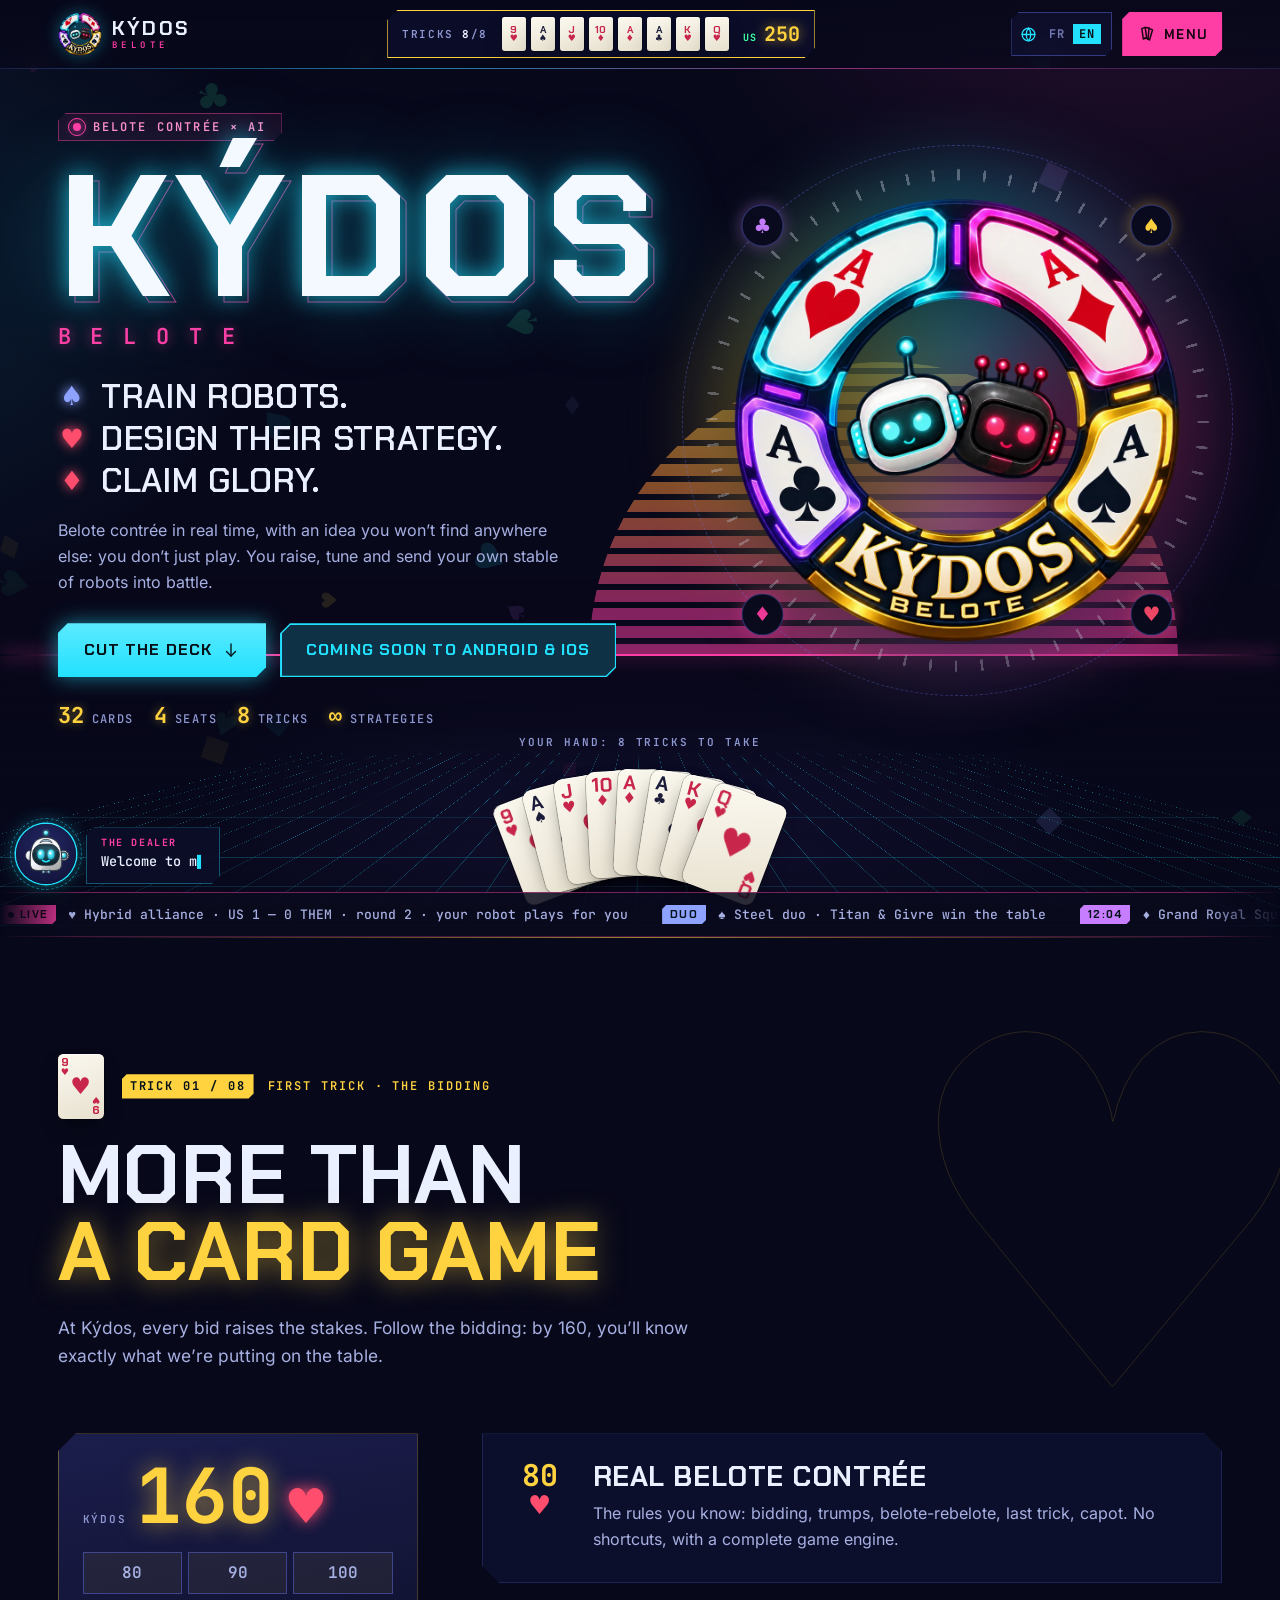
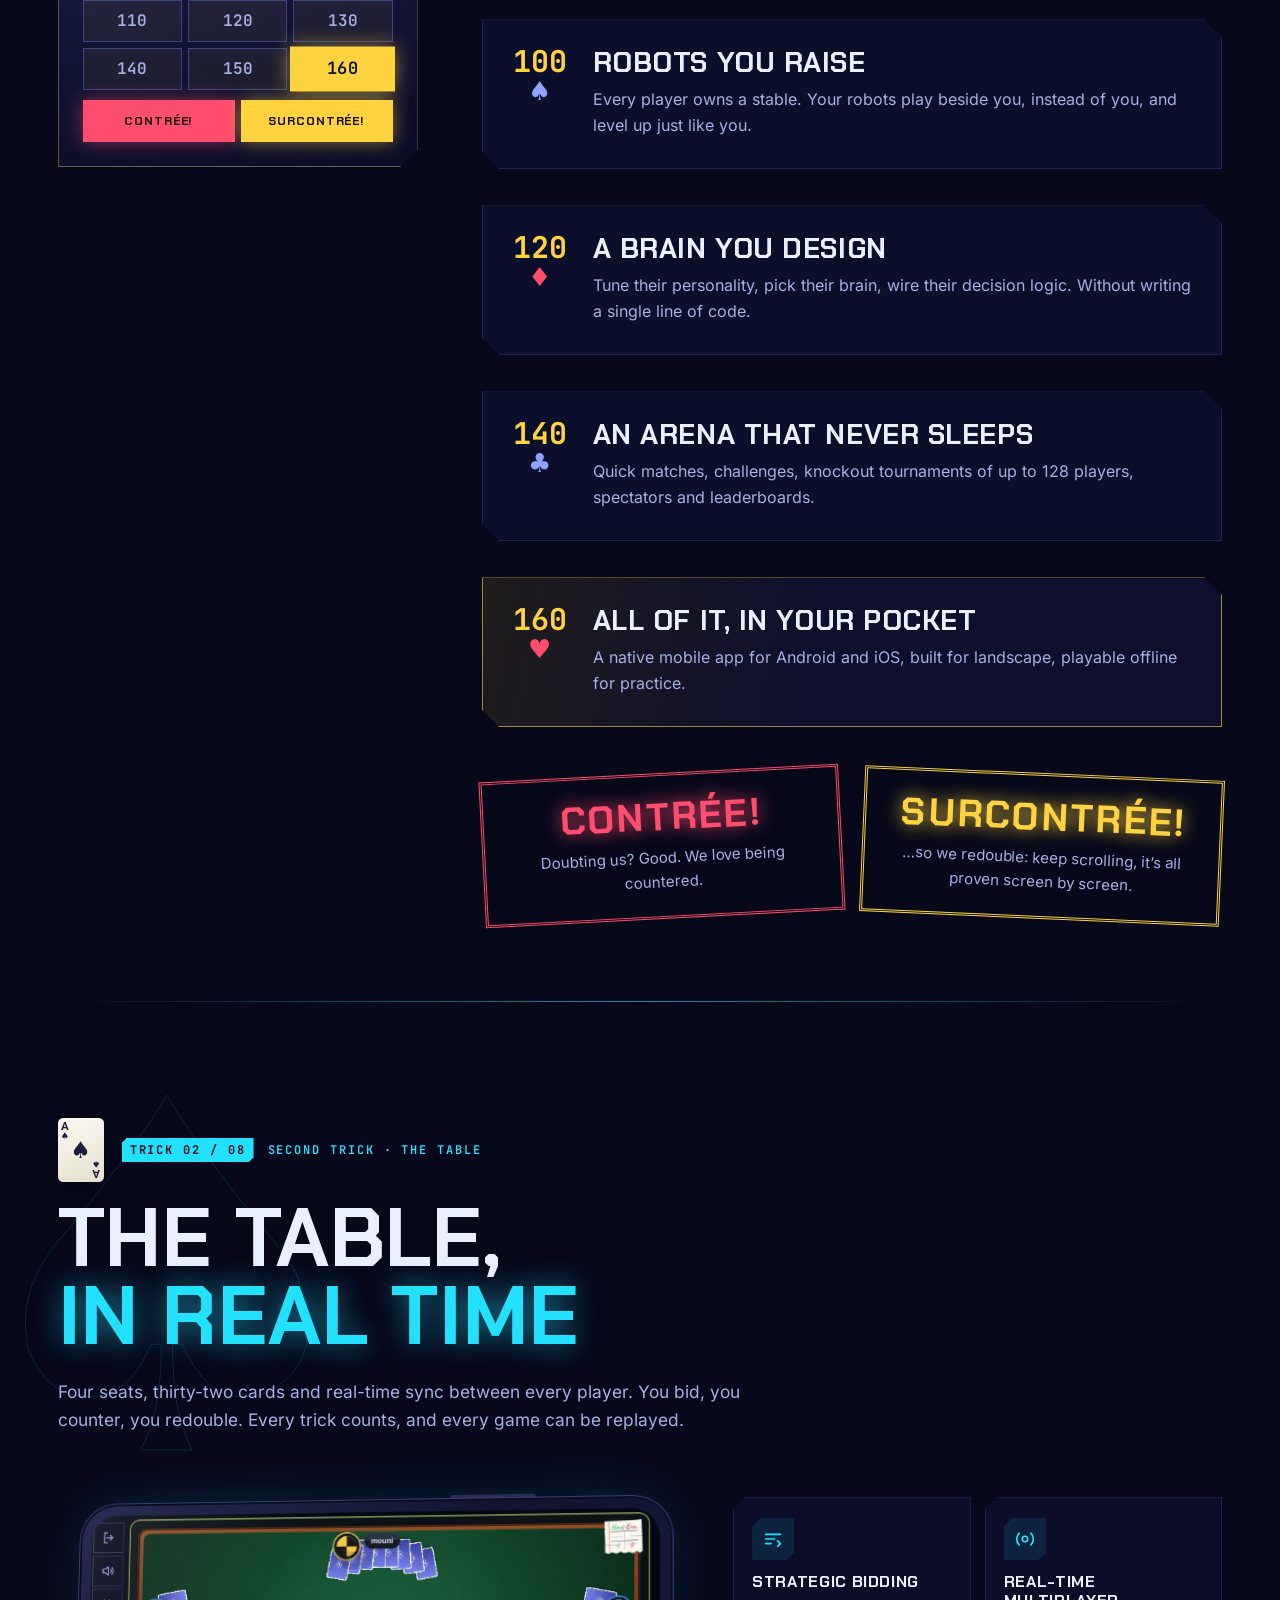
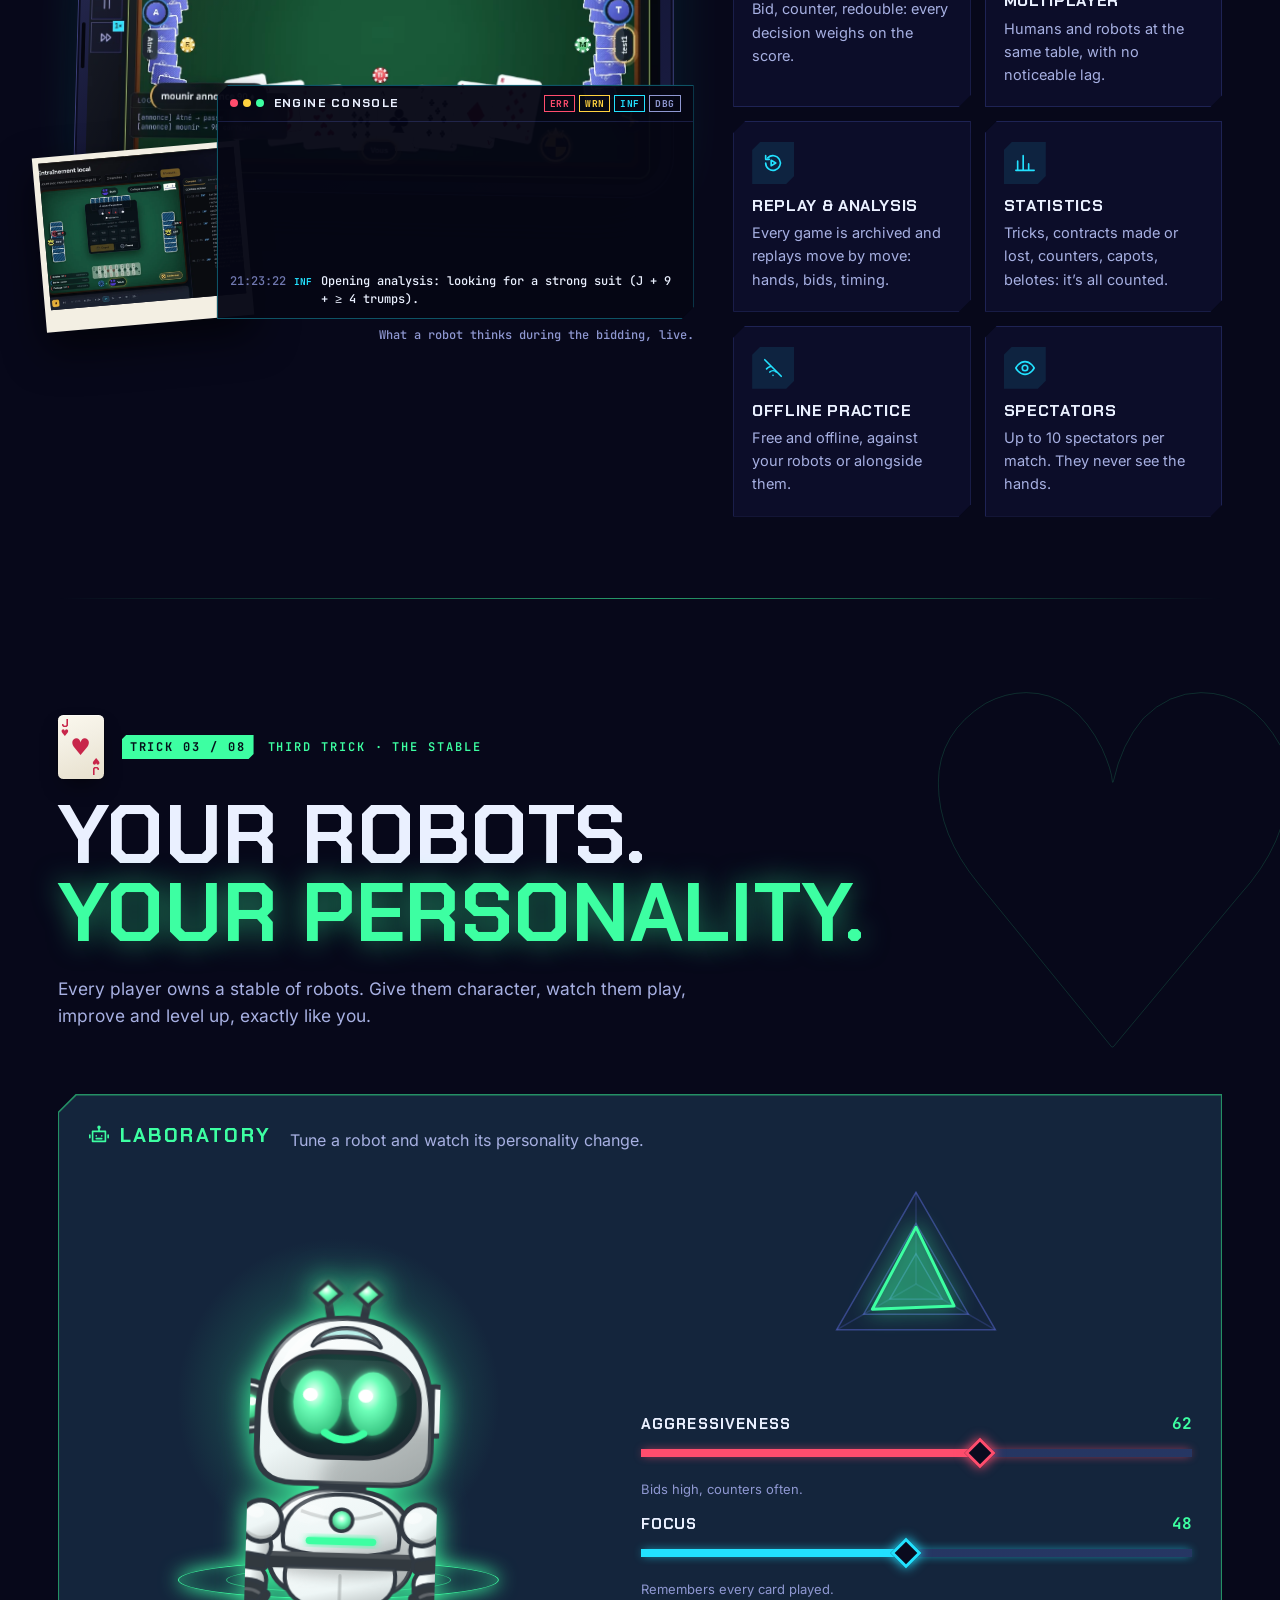
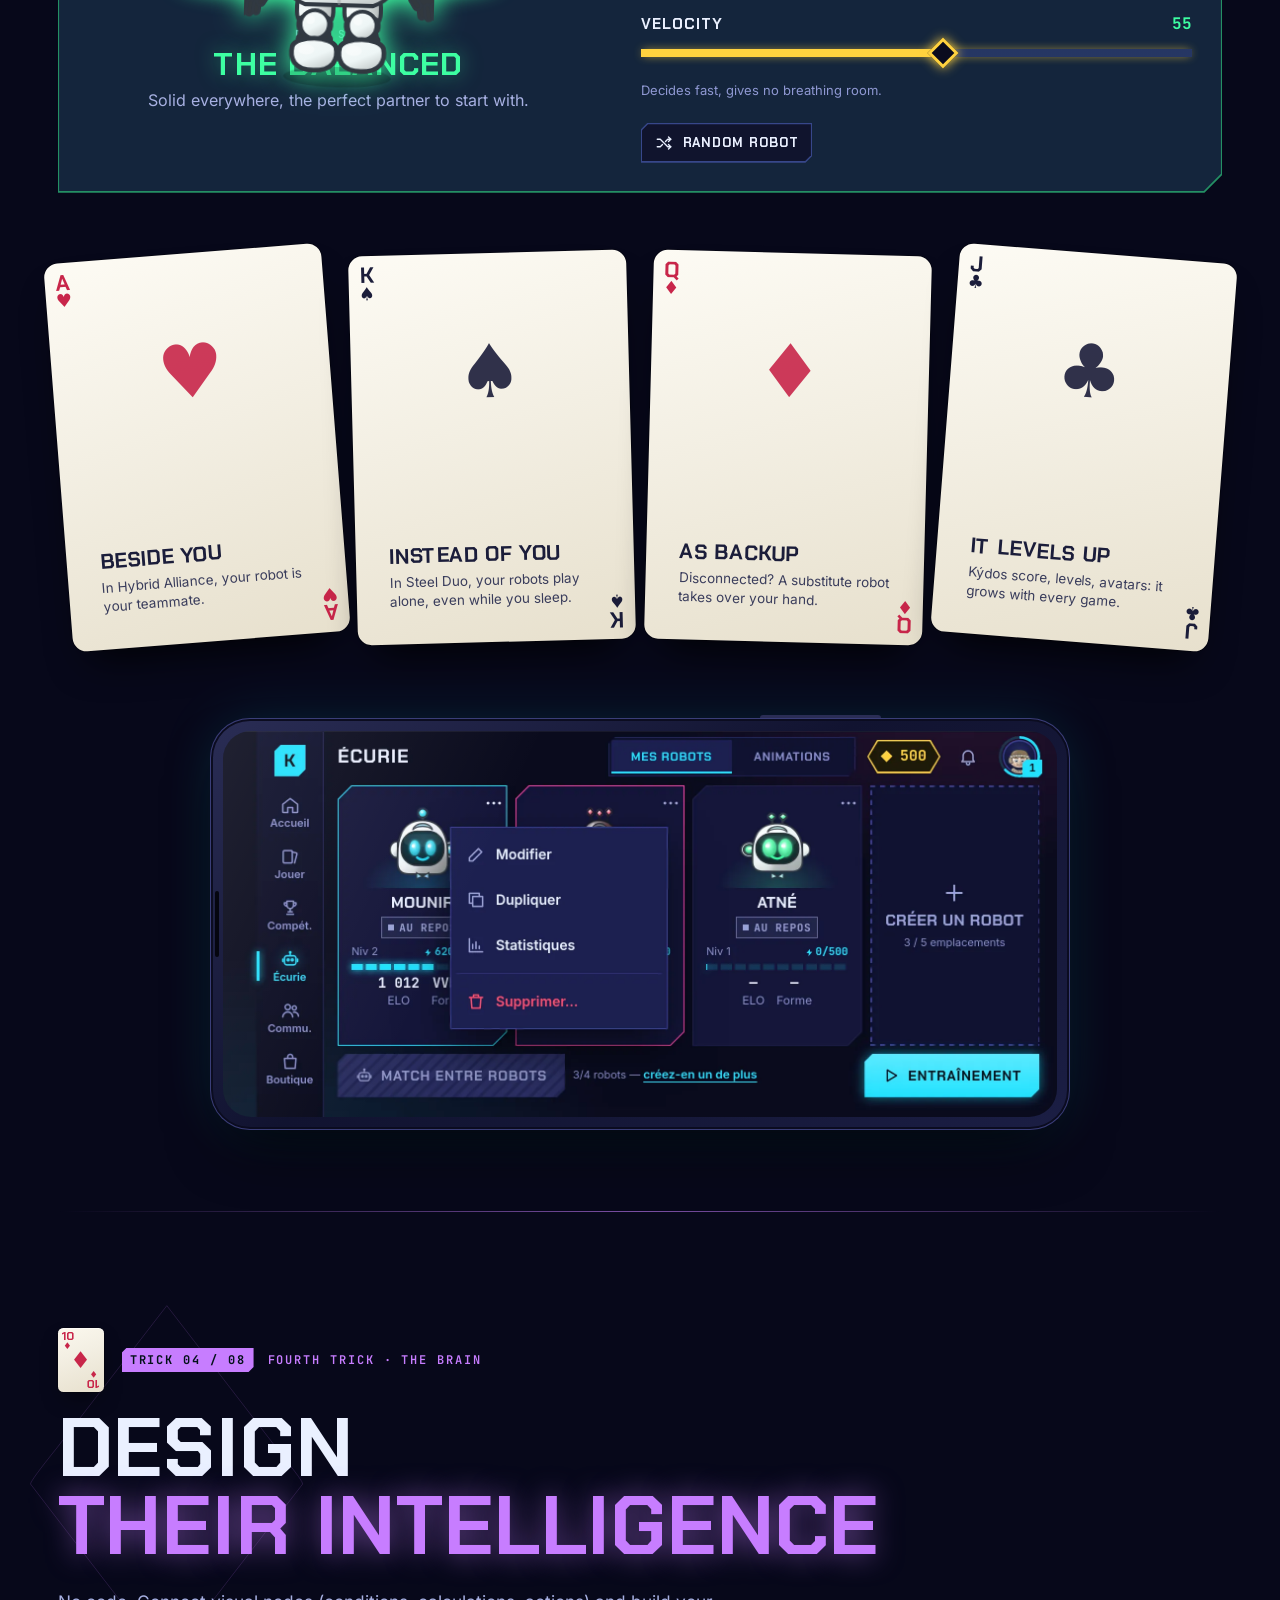
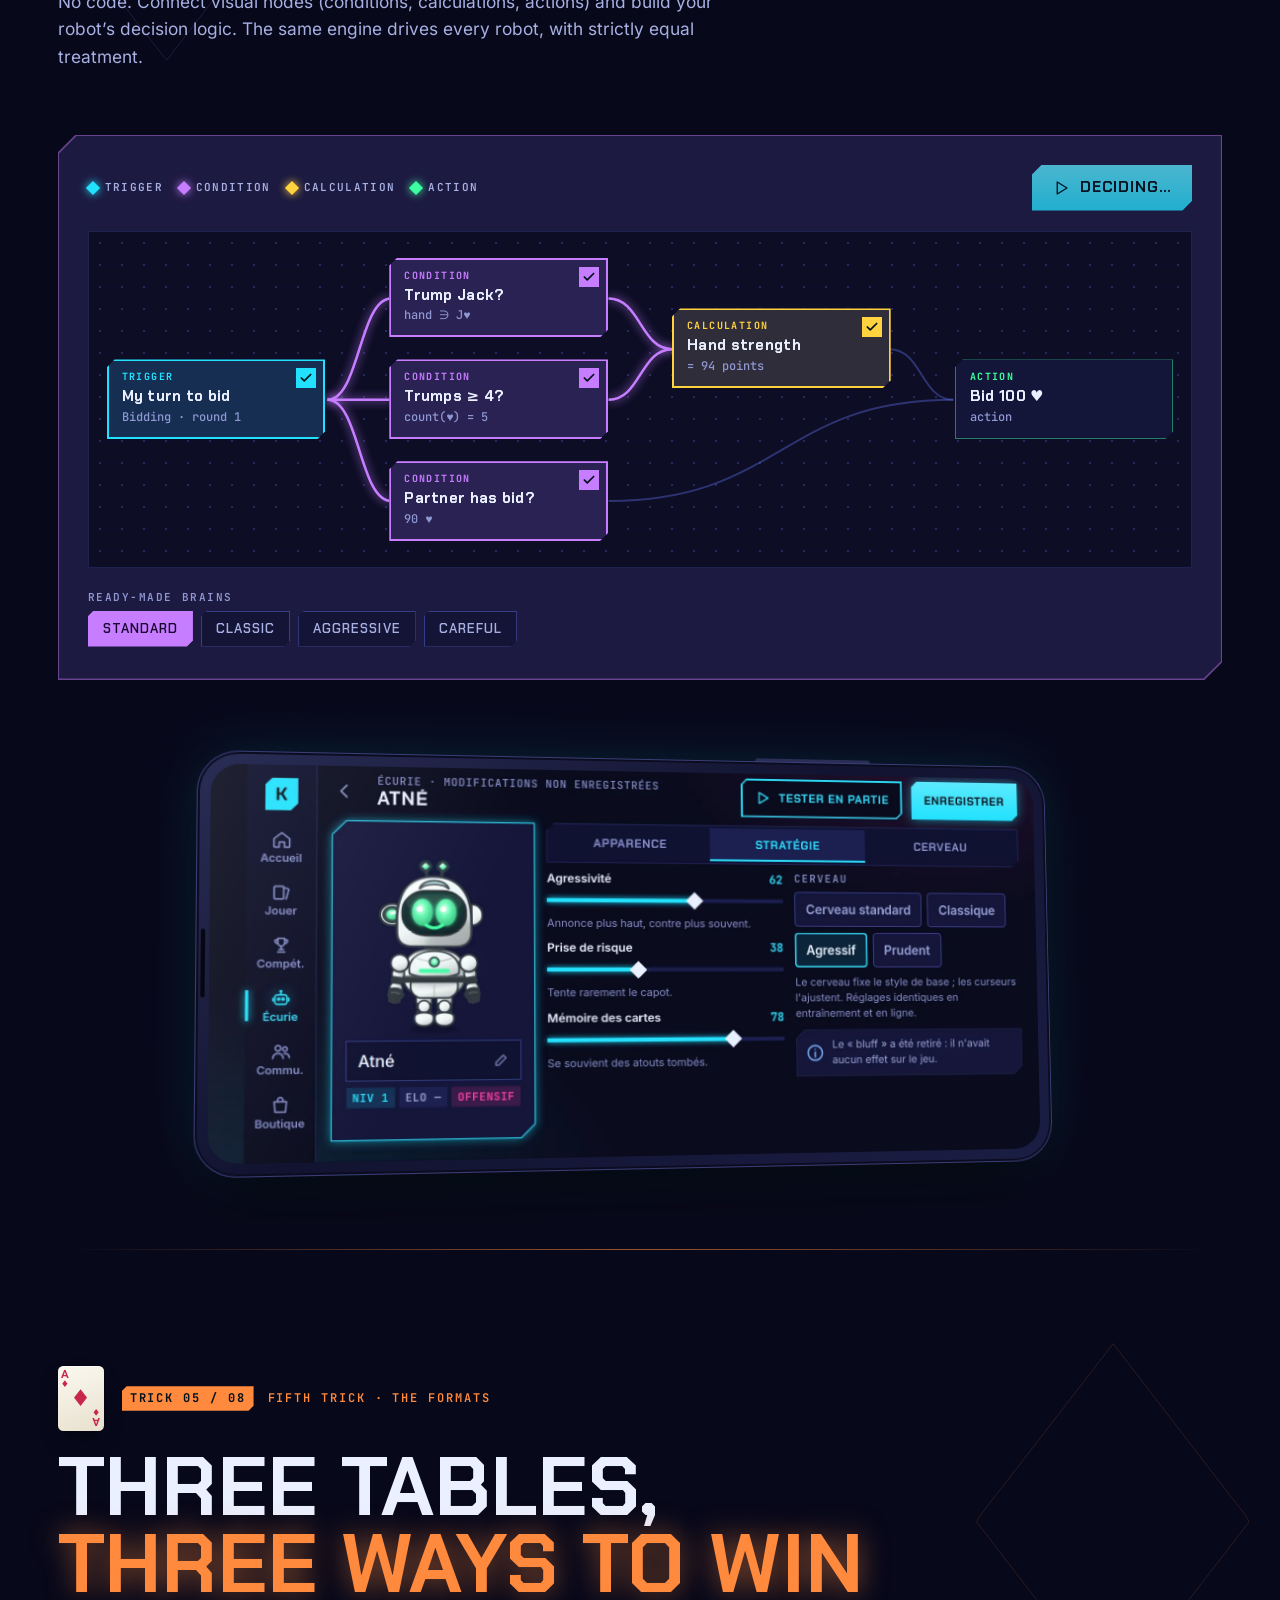
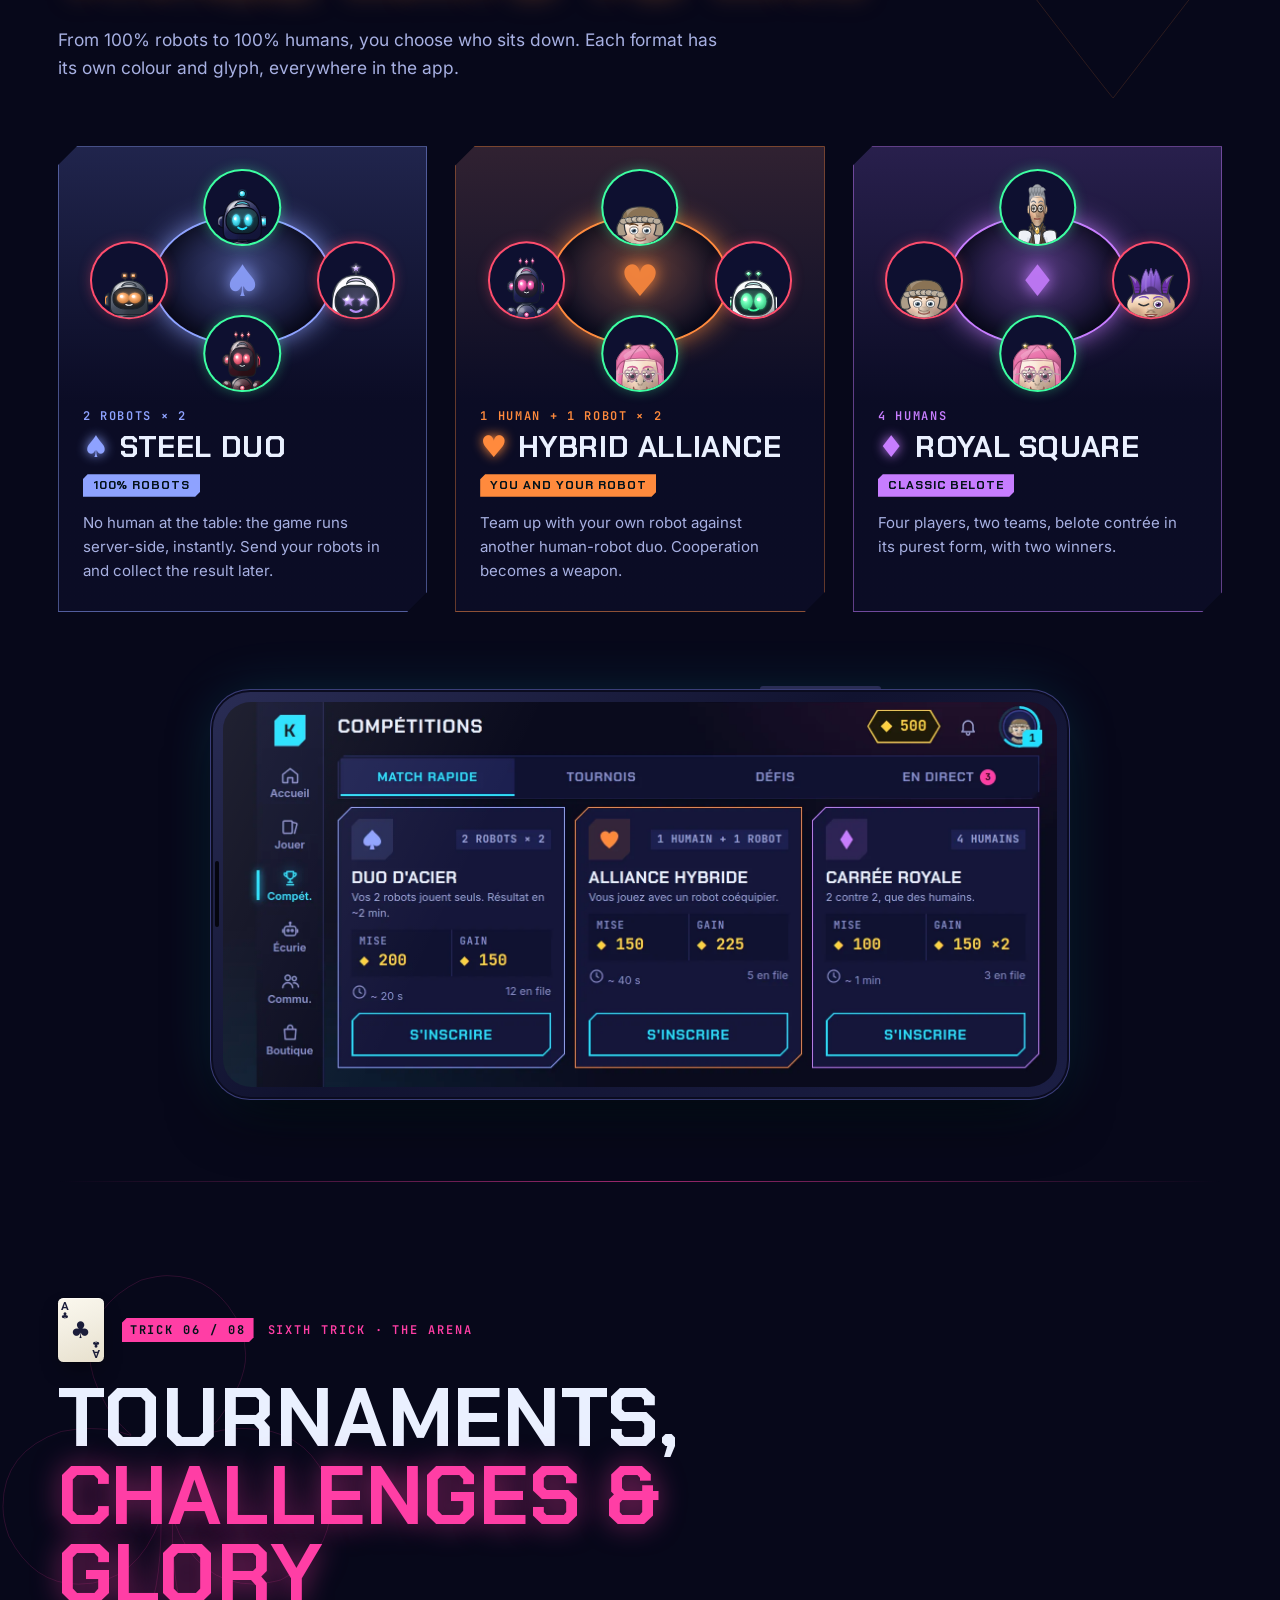
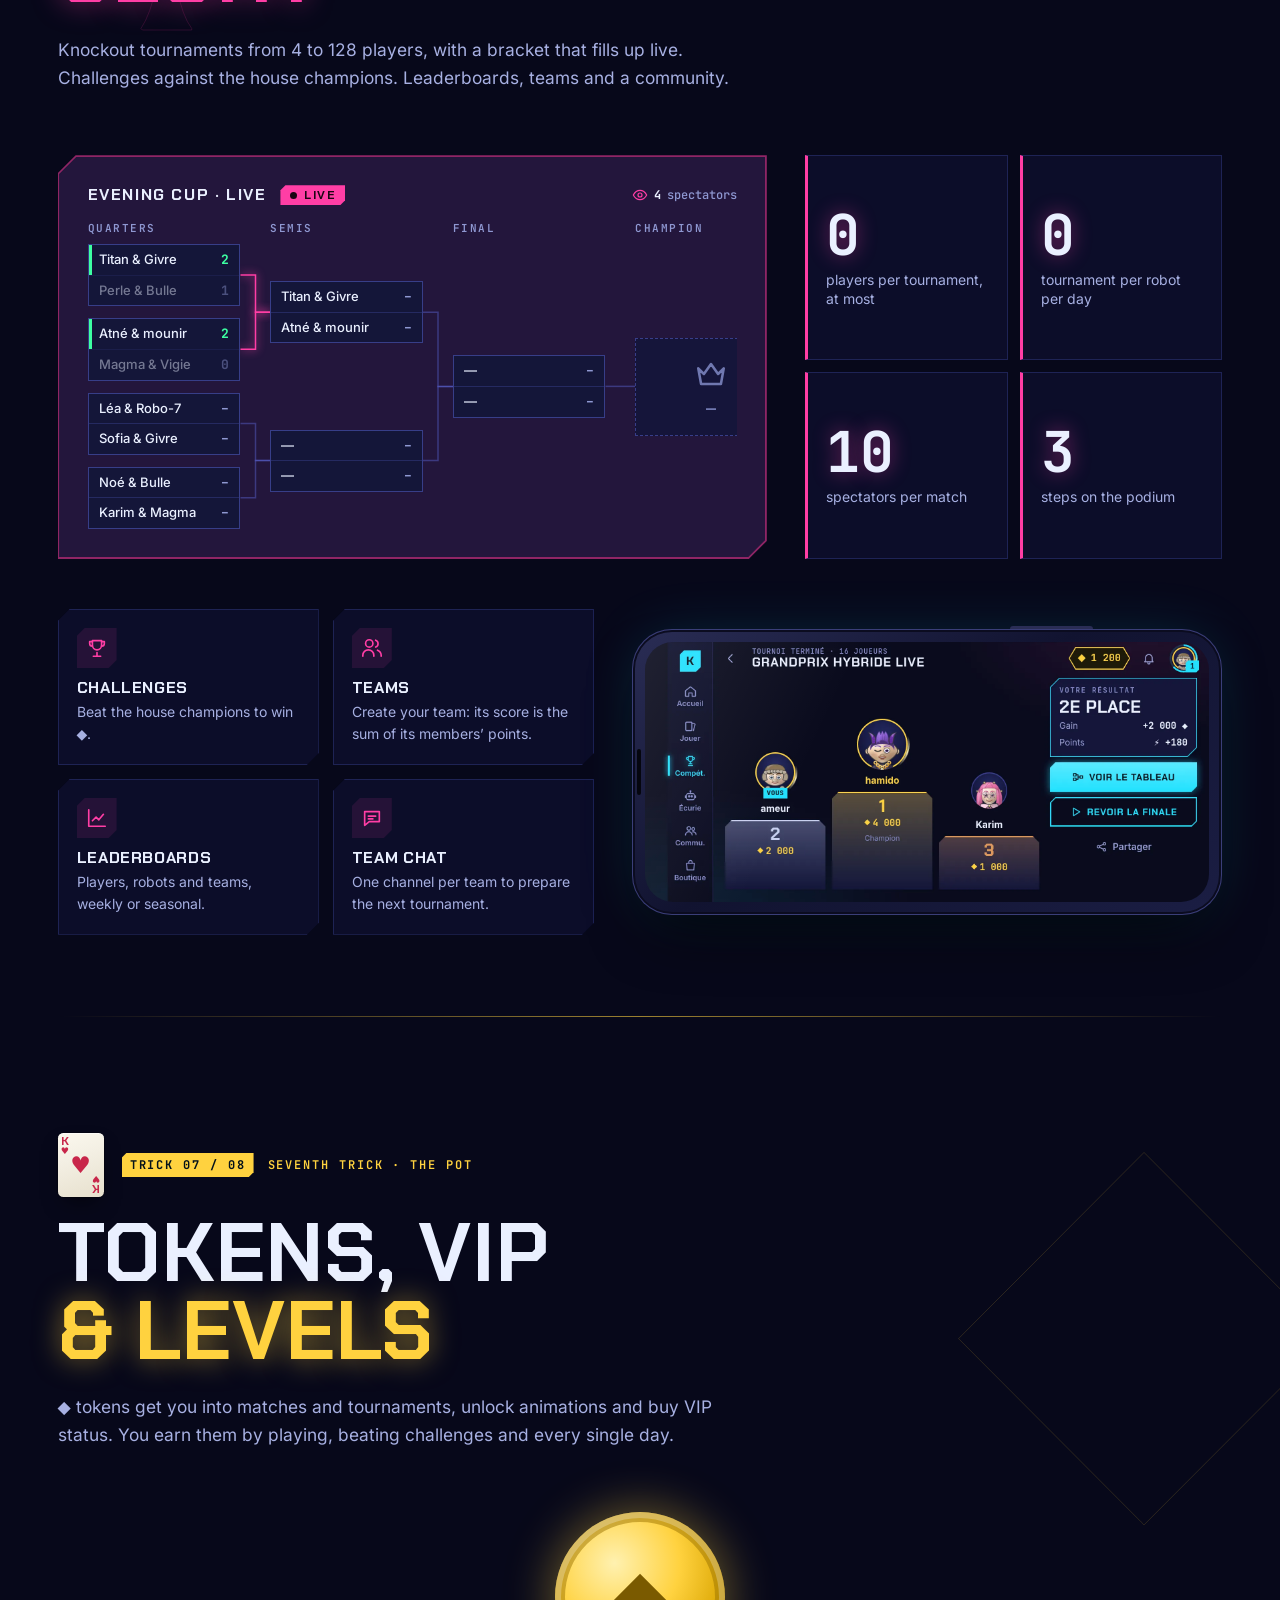
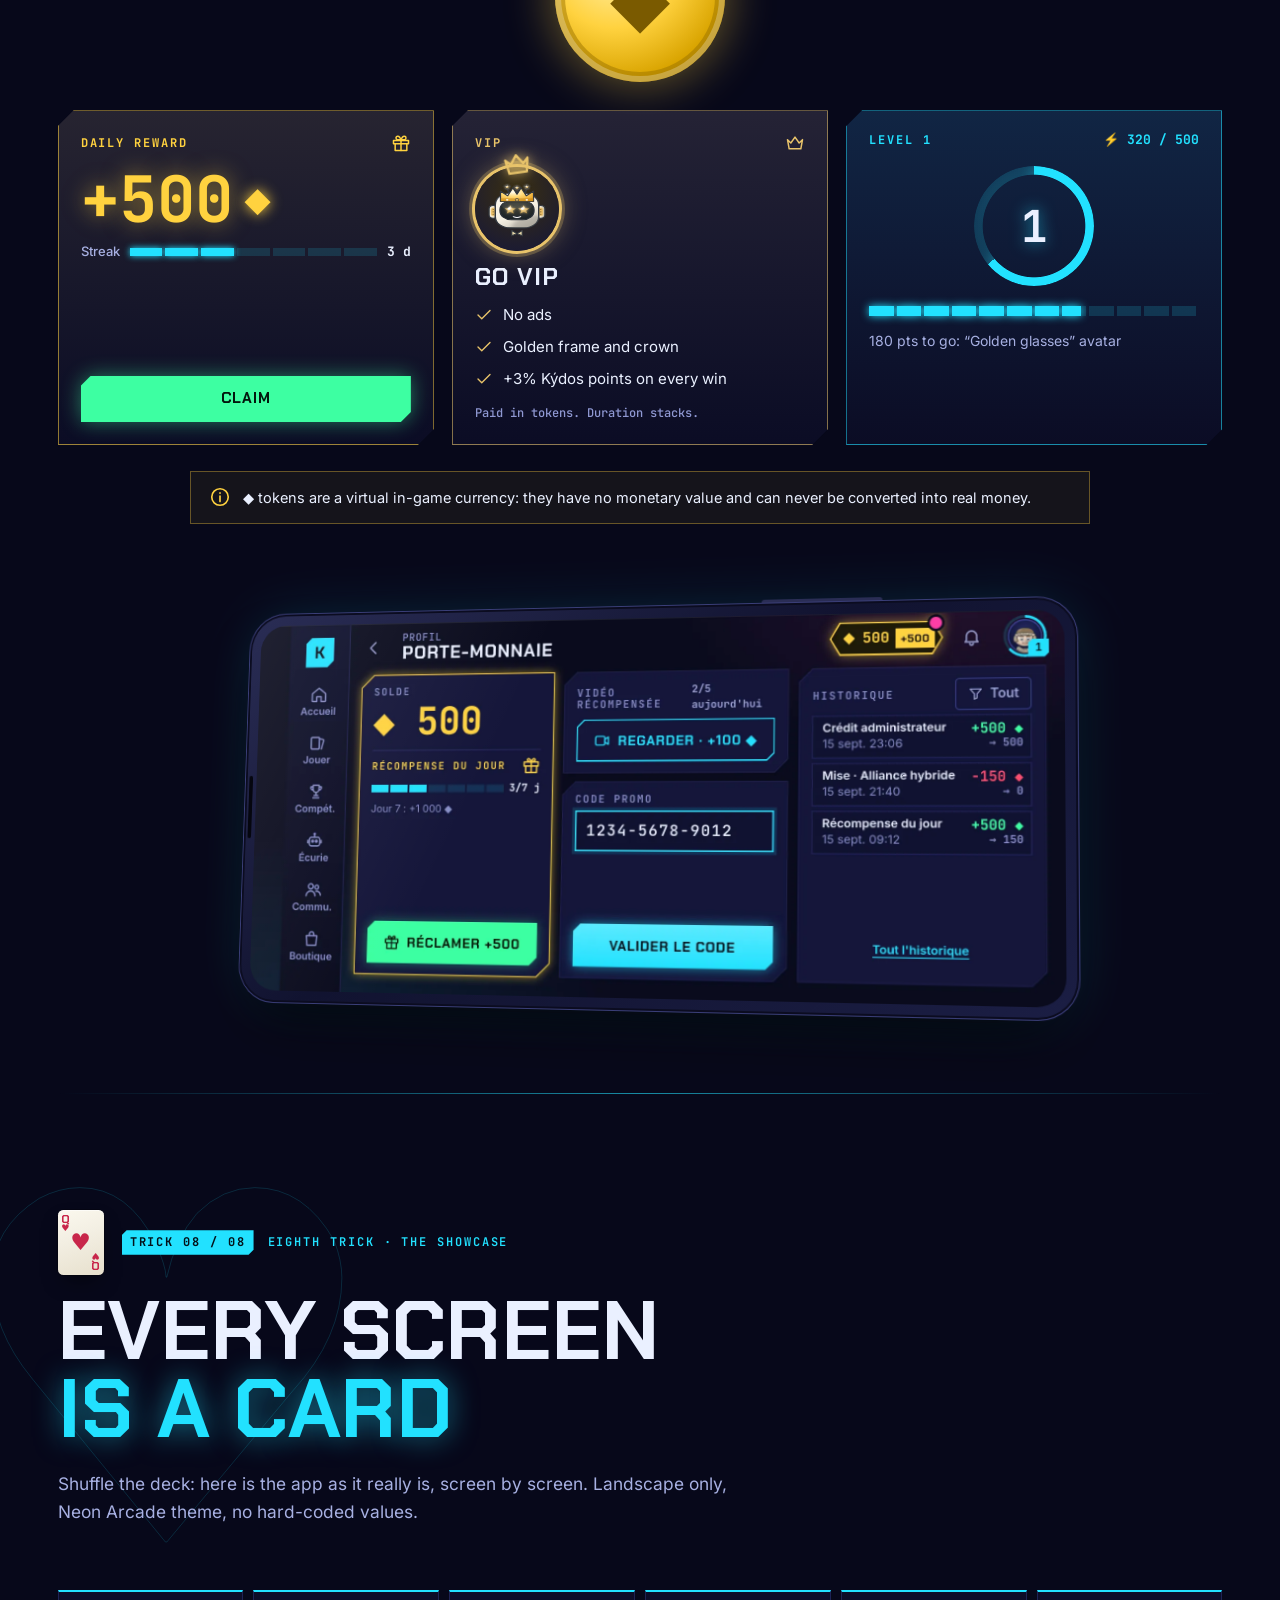
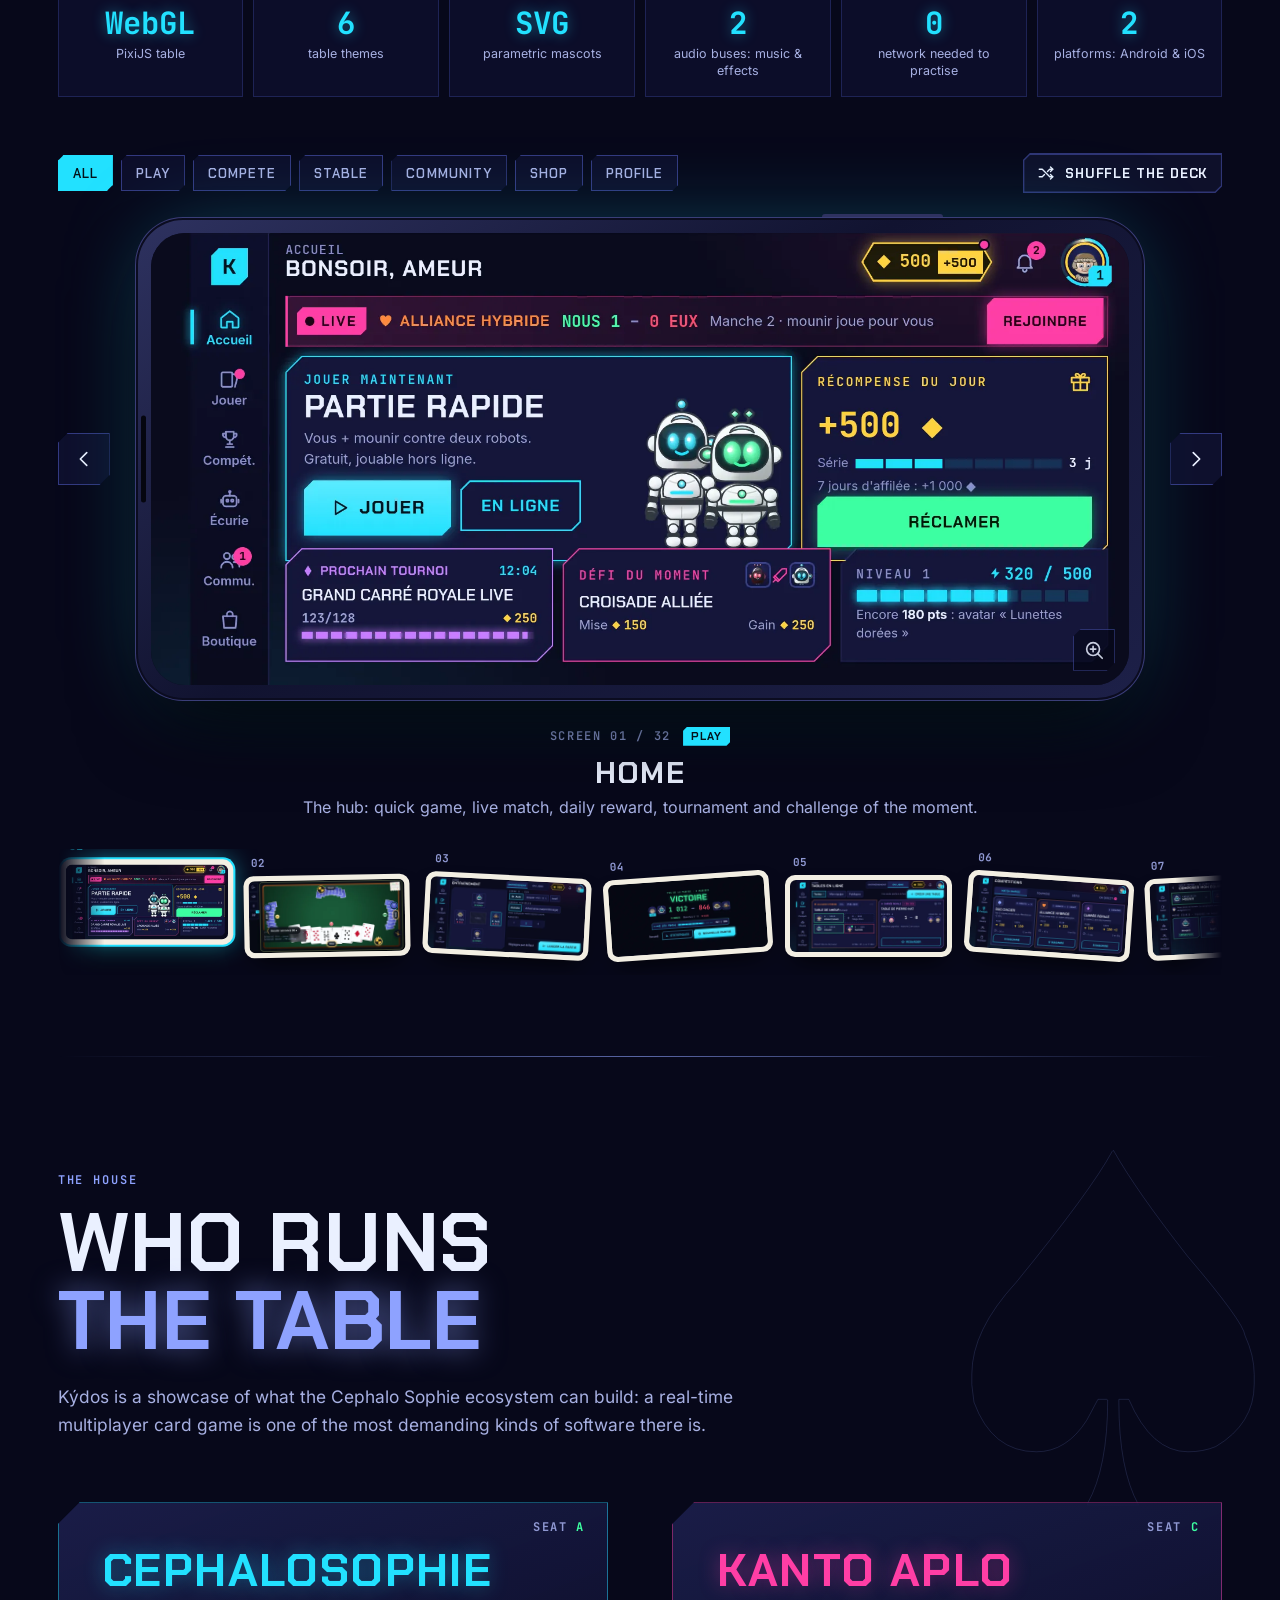
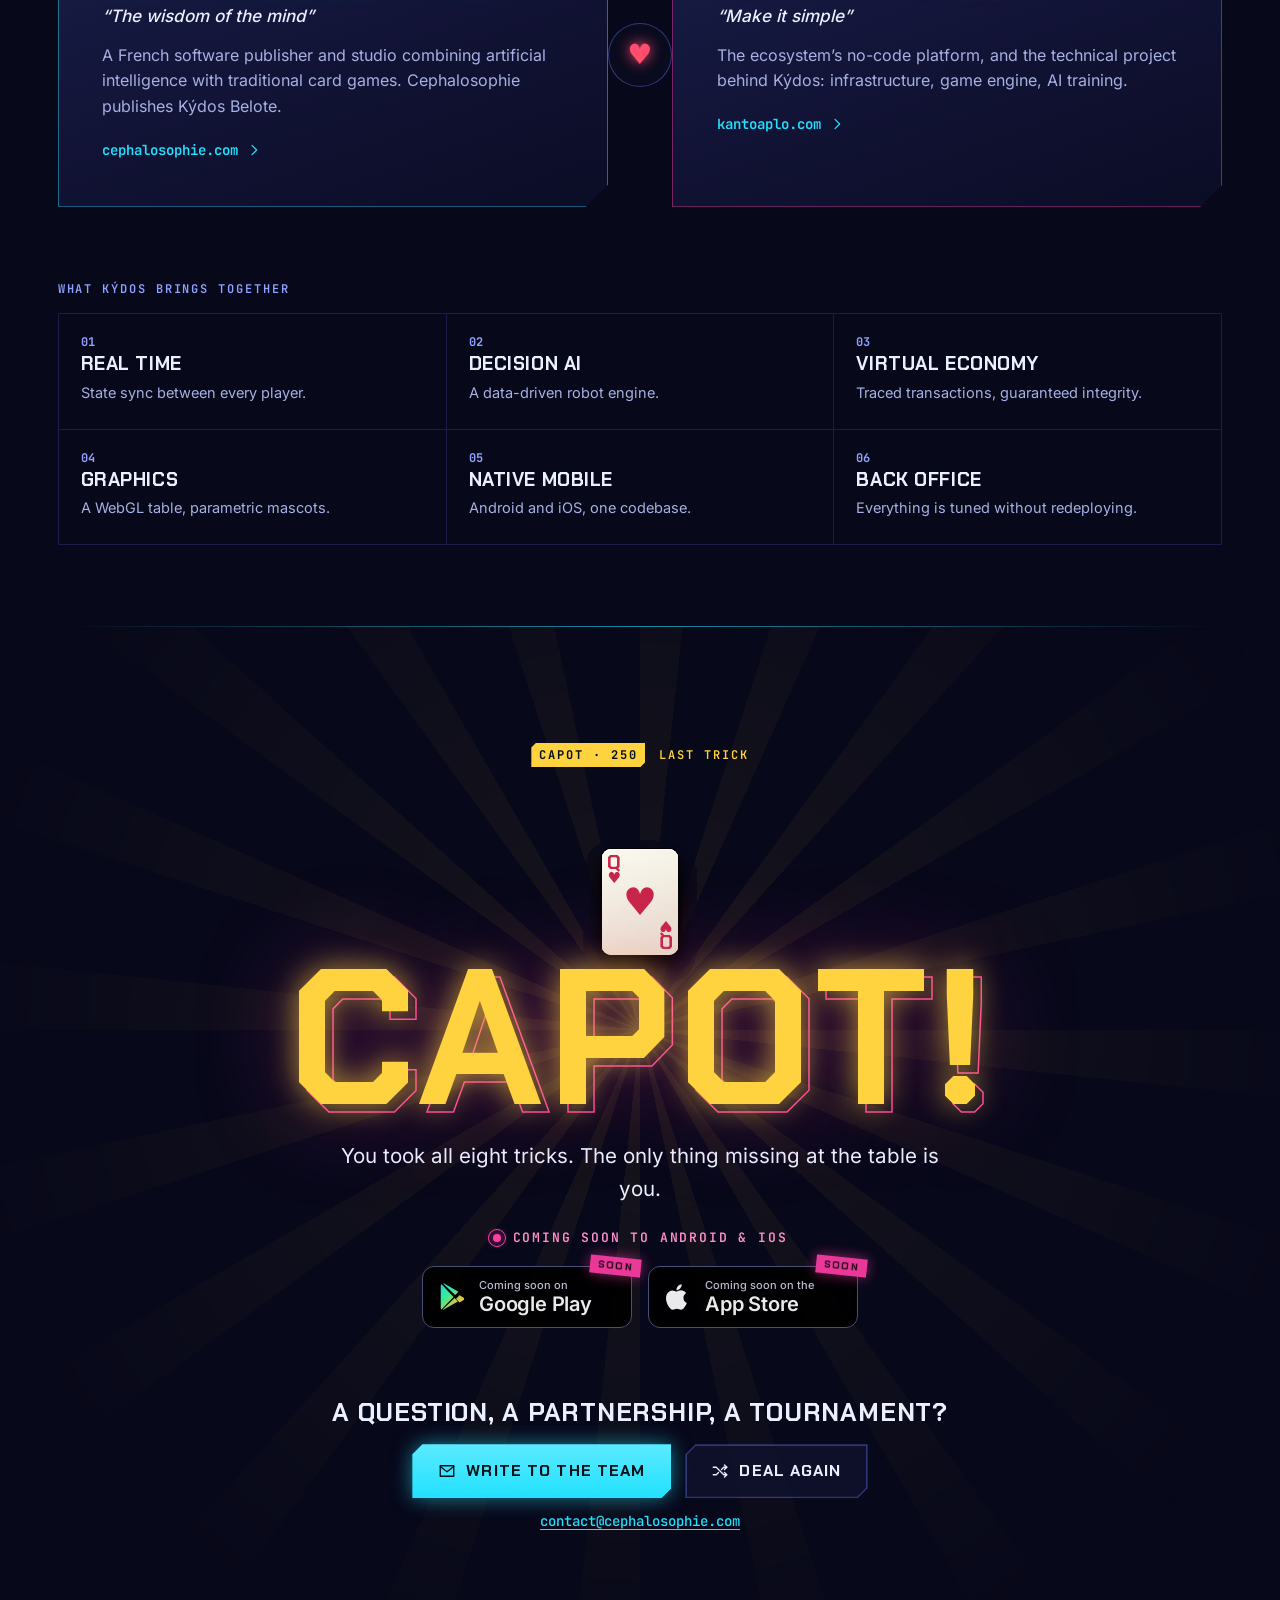
<file: index.html>
<!DOCTYPE html>
<html lang="fr" data-route="home">
<head>
  <meta charset="utf-8">
  <base href="/">
  <meta name="viewport" content="width=device-width, initial-scale=1, viewport-fit=cover">
  <title>Kýdos Belote — La belote contrée où vos robots jouent aussi</title>
  <meta name="description" content="Kýdos Belote : belote contrée multijoueur en temps réel, écurie de robots joueurs à entraîner, éditeur de stratégie sans code, tournois jusqu’à 128 joueurs. Bientôt sur Android et iOS.">
  <link rel="canonical" href="https://kydosbelote.com/">
  <meta name="robots" content="index, follow">
  <meta name="theme-color" content="#07081A">
  <meta name="color-scheme" content="dark">
  <meta name="author" content="Cephalo Sophie">

  <meta property="og:type" content="website">
  <meta property="og:site_name" content="Kýdos Belote">
  <meta property="og:title" content="Kýdos Belote — La belote contrée où vos robots jouent aussi">
  <meta property="og:description" content="Belote contrée multijoueur en temps réel, écurie de robots à entraîner, éditeur de stratégie sans code et tournois jusqu’à 128 joueurs.">
  <meta property="og:url" content="https://kydosbelote.com/">
  <meta property="og:locale" content="fr_FR">
  <meta property="og:locale:alternate" content="en_US">
  <meta name="twitter:card" content="summary">
  <meta name="twitter:title" content="Kýdos Belote — La belote contrée où vos robots jouent aussi">
  <meta name="twitter:description" content="Belote contrée multijoueur en temps réel, écurie de robots à entraîner et tournois jusqu’à 128 joueurs.">

  <link rel="icon" href="favicon.ico" sizes="48x48">
  <link rel="icon" href="assets/brand/favicon-32.png" type="image/png" sizes="32x32">
  <link rel="apple-touch-icon" href="assets/brand/apple-touch-icon.png">
  <link rel="manifest" href="manifest.webmanifest">

  <link rel="preload" href="assets/fonts/chakra-petch-latin-700-normal.woff2" as="font" type="font/woff2" crossorigin>
  <link rel="preload" href="assets/fonts/inter-latin-wght-normal.woff2" as="font" type="font/woff2" crossorigin>
  <link rel="stylesheet" href="css/site.css">

  <script type="application/ld+json">
  {
    "@context": "https://schema.org",
    "@type": "VideoGame",
    "name": "Kýdos Belote",
    "alternateName": "Kydos Belote",
    "url": "https://kydosbelote.com/",
    "description": "Jeu de belote contrée multijoueur en temps réel où chaque joueur entraîne, configure et fait combattre sa propre écurie de robots joueurs.",
    "genre": ["Jeu de cartes", "Belote contrée", "Stratégie"],
    "gamePlatform": ["Android", "iOS"],
    "applicationCategory": "GameApplication",
    "playMode": ["MultiPlayer", "SinglePlayer"],
    "inLanguage": ["fr", "en"],
    "publisher": {
      "@type": "Organization",
      "name": "Cephalo Sophie",
      "url": "https://cephalosophie.com",
      "email": "contact@cephalosophie.com"
    }
  }
  </script>
  <script src="js/config.js" defer></script>
  <script type="module" src="js/main.js"></script>
  <!-- Mantis Analytics -->
<script>
  window.mantis = window.mantis || function () { (window.mantis.q = window.mantis.q || []).push(arguments); };
  mantis('init', {"key":"mt_rayqkxpj7muk","collectUrl":"https://cephalosophieanalytic2026.kantoaplo.com/collect"});
</script>
<script async src="https://cephalosophieanalytic2026.kantoaplo.com/mantis.js"></script>
<!-- End Mantis Analytics -->
</head>
<body>
  <!-- Écran de chargement : présent dans le HTML pour s'afficher immédiatement. -->
  <div id="boot" class="boot" role="status" aria-live="polite" aria-busy="true">
    <div class="boot__sky" aria-hidden="true"><i class="boot__stars"></i></div>
    <div class="boot__sun" aria-hidden="true"></div>
    <div class="boot__floor" aria-hidden="true"><div class="boot__grid"></div></div>
    <div class="boot__horizon" aria-hidden="true"></div>
    <div class="boot__brand">
      <b>KÝDOS</b>
      <small>BELOTE CONTRÉE</small>
    </div>
    <div class="boot__crew" aria-hidden="true">
      <img class="boot__bot" src="assets/mascots/robot-cyan.svg" alt="" width="120" height="300" style="--d:.15s;--bc:#22E1FF">
      <img class="boot__bot" src="assets/mascots/robot-magenta.svg" alt="" width="120" height="300" style="--d:.4s;--bc:#FF3EA5">
      <img class="boot__bot" src="assets/mascots/robot-jaune.svg" alt="" width="120" height="300" style="--d:.65s;--bc:#FFD23F">
      <img class="boot__bot" src="assets/mascots/robot-vert.svg" alt="" width="120" height="300" style="--d:.9s;--bc:#3DFFA2">
    </div>
    <div class="boot__status">
      <p class="boot__label"><span data-boot="label">Initialisation des IA…</span> <span class="boot__pct" data-boot="pct">0 %</span></p>
      <div class="boot__bar" aria-hidden="true"><i data-boot="bar"></i></div>
      <p class="boot__log" data-boot="log">&nbsp;</p>
    </div>
    <div class="boot__error" data-boot="error" hidden>
      <p class="boot__error-title" data-boot="error-title"></p>
      <p class="boot__error-text" data-boot="error-text"></p>
      <p class="boot__error-detail" data-boot="error-detail"></p>
      <button type="button" class="btn btn--primary" data-boot="retry"></button>
    </div>
  </div>

  <div id="app"></div>

  <noscript>
    <div class="noscript">
      <h1>Kýdos Belote</h1>
      <p>La belote contrée multijoueur en temps réel où tu entraînes, configures et fais combattre ta propre écurie de robots joueurs. Éditeur de stratégie sans code, trois formats de match, tournois jusqu’à 128 joueurs. Bientôt sur Android et iOS.</p>
      <p>Belote contrée in real time, where you train, tune and send your own stable of robot players into battle. Coming soon to Android and iOS.</p>
      <p>Ce site a besoin de JavaScript pour afficher son contenu. · This site needs JavaScript to display its content.</p>
      <p><a href="/cgu/">Conditions générales d’utilisation</a> · <a href="/confidentialite/">Politique de confidentialité</a> · <a href="mailto:contact@cephalosophie.com">contact@cephalosophie.com</a></p>
    </div>
  </noscript>
</body>
</html>
</file>
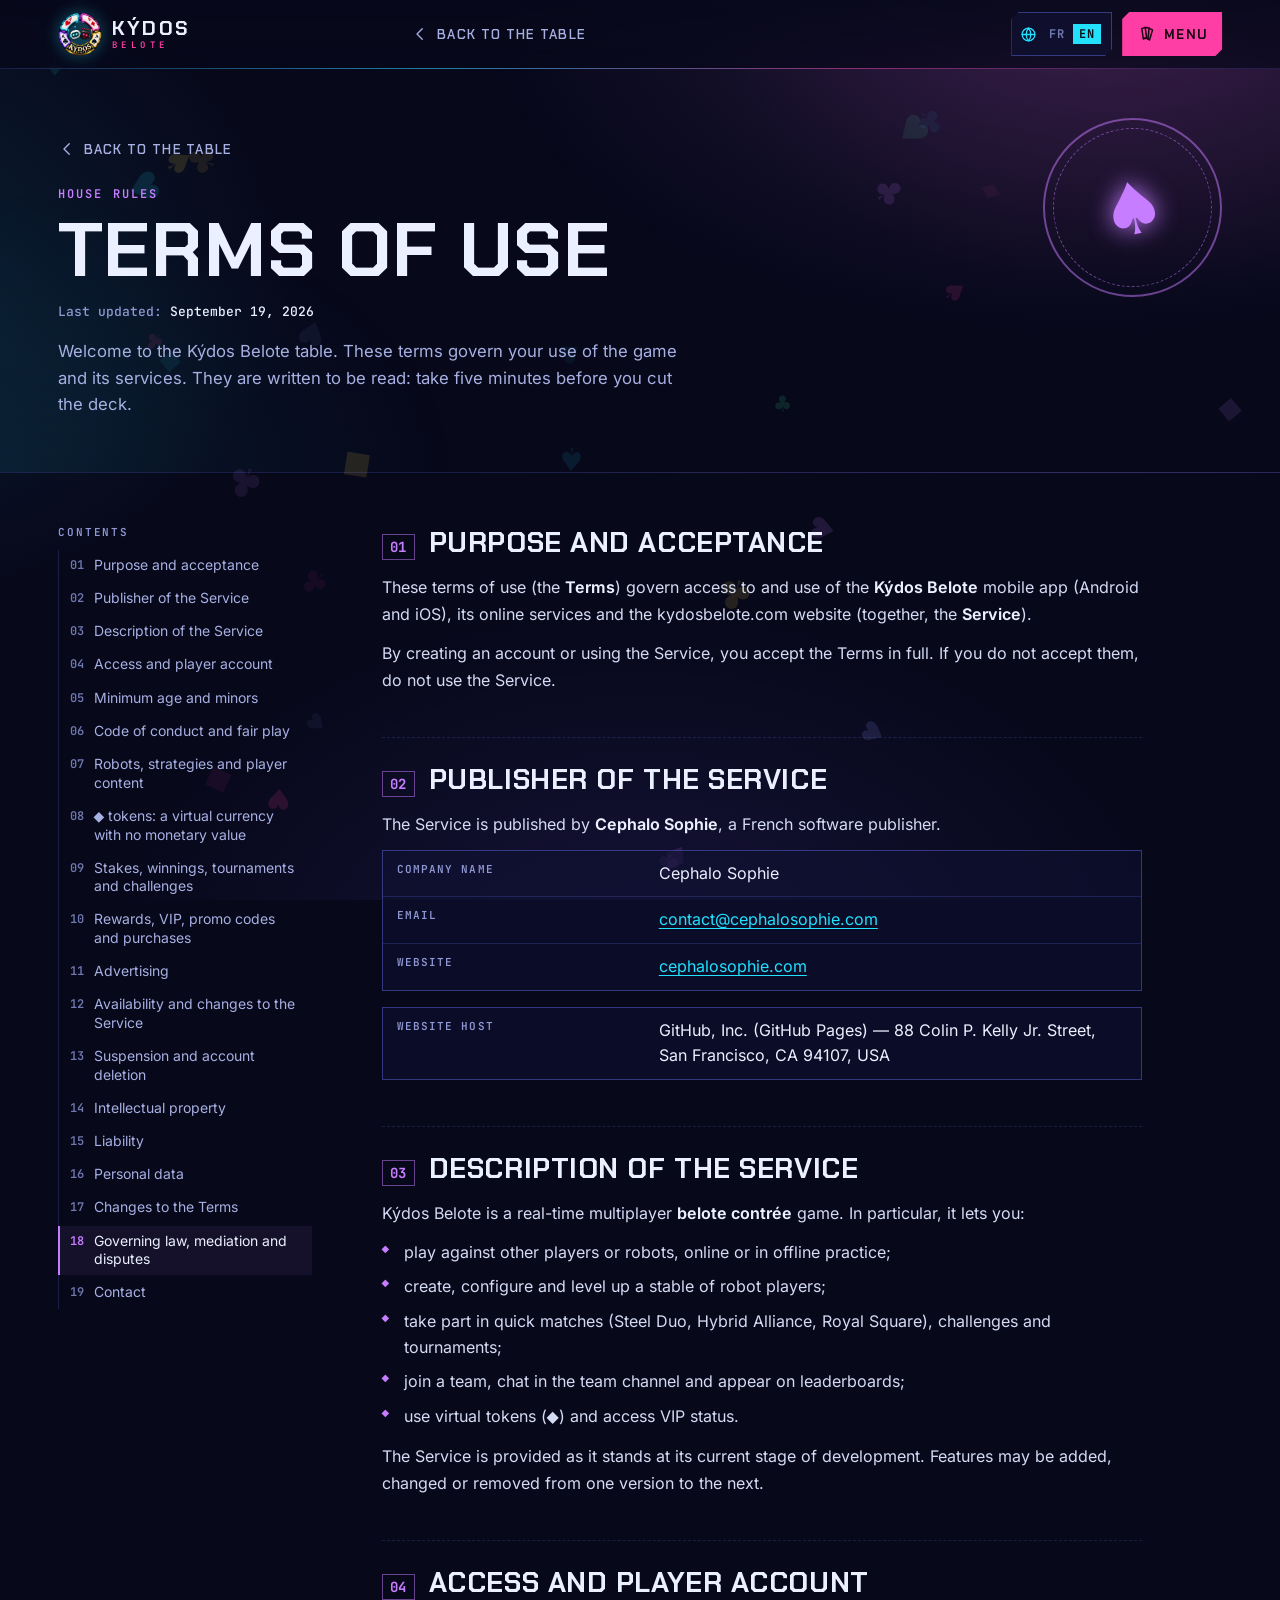
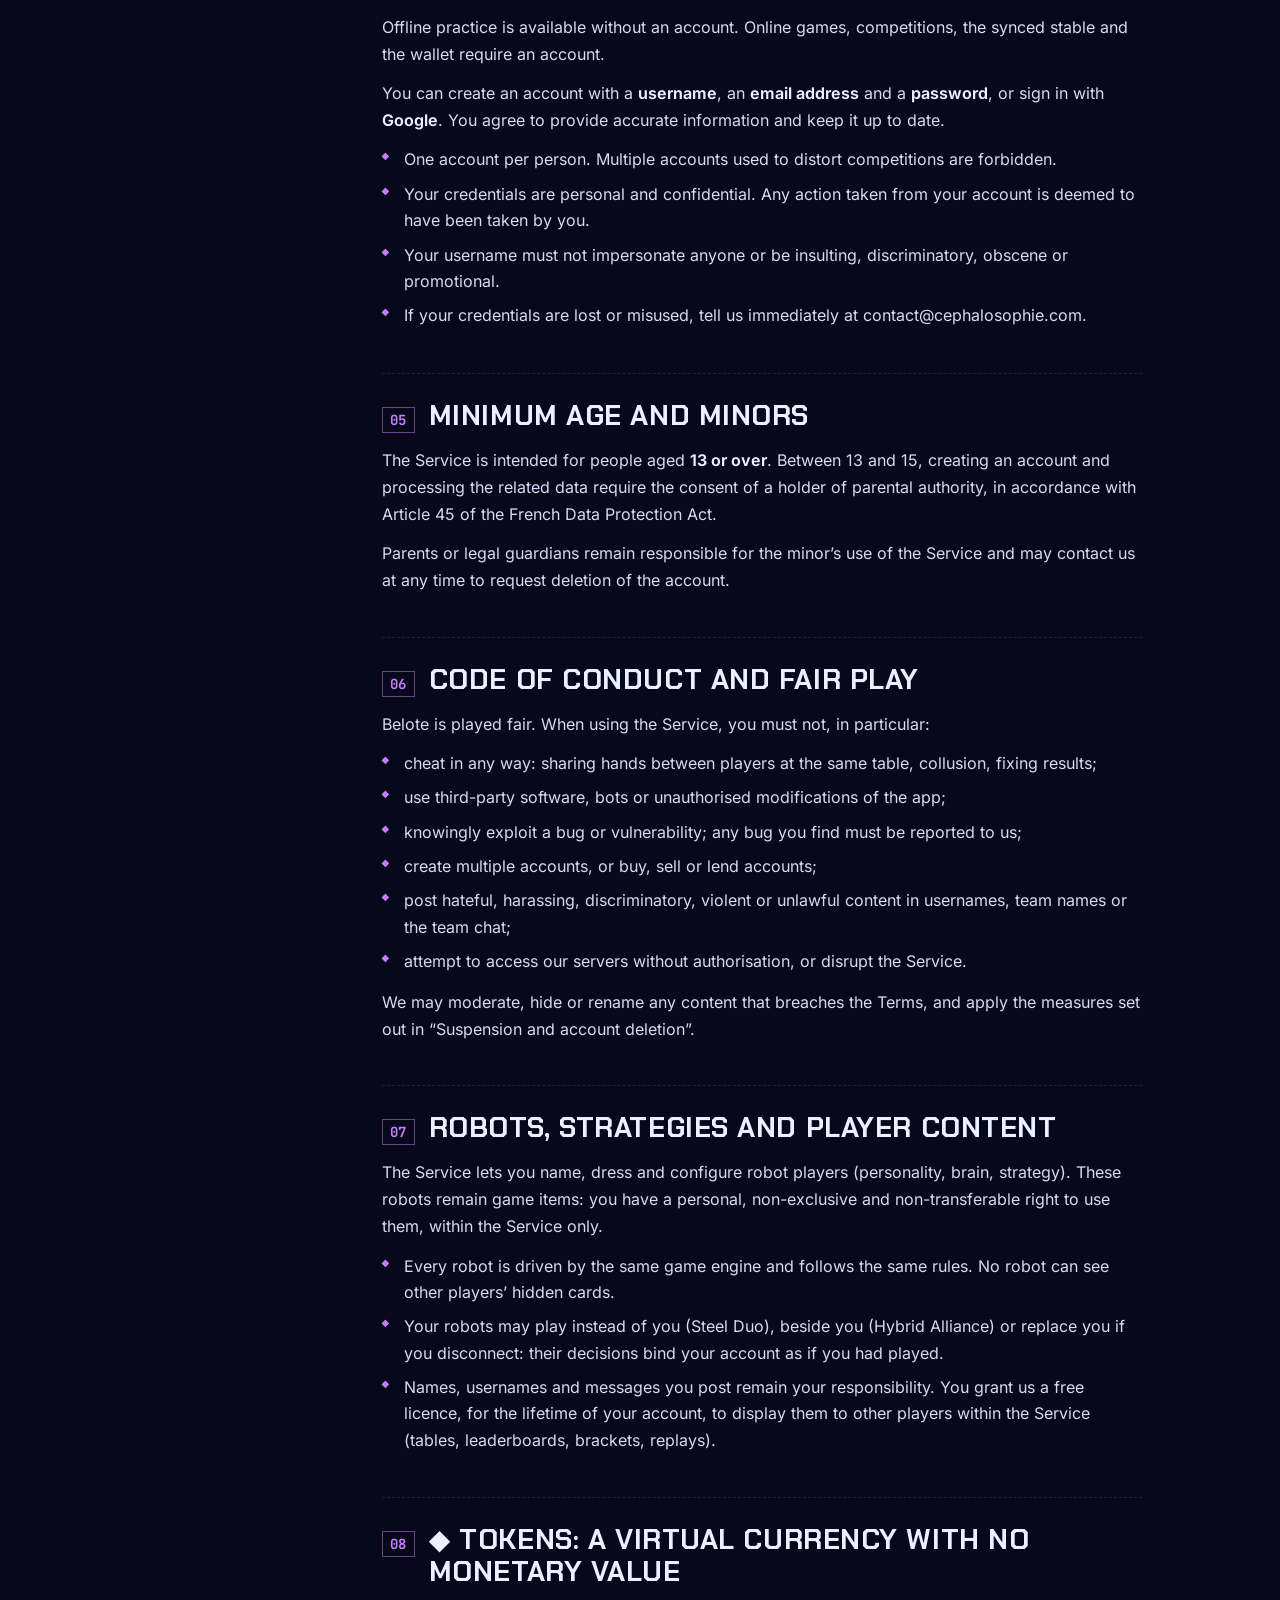
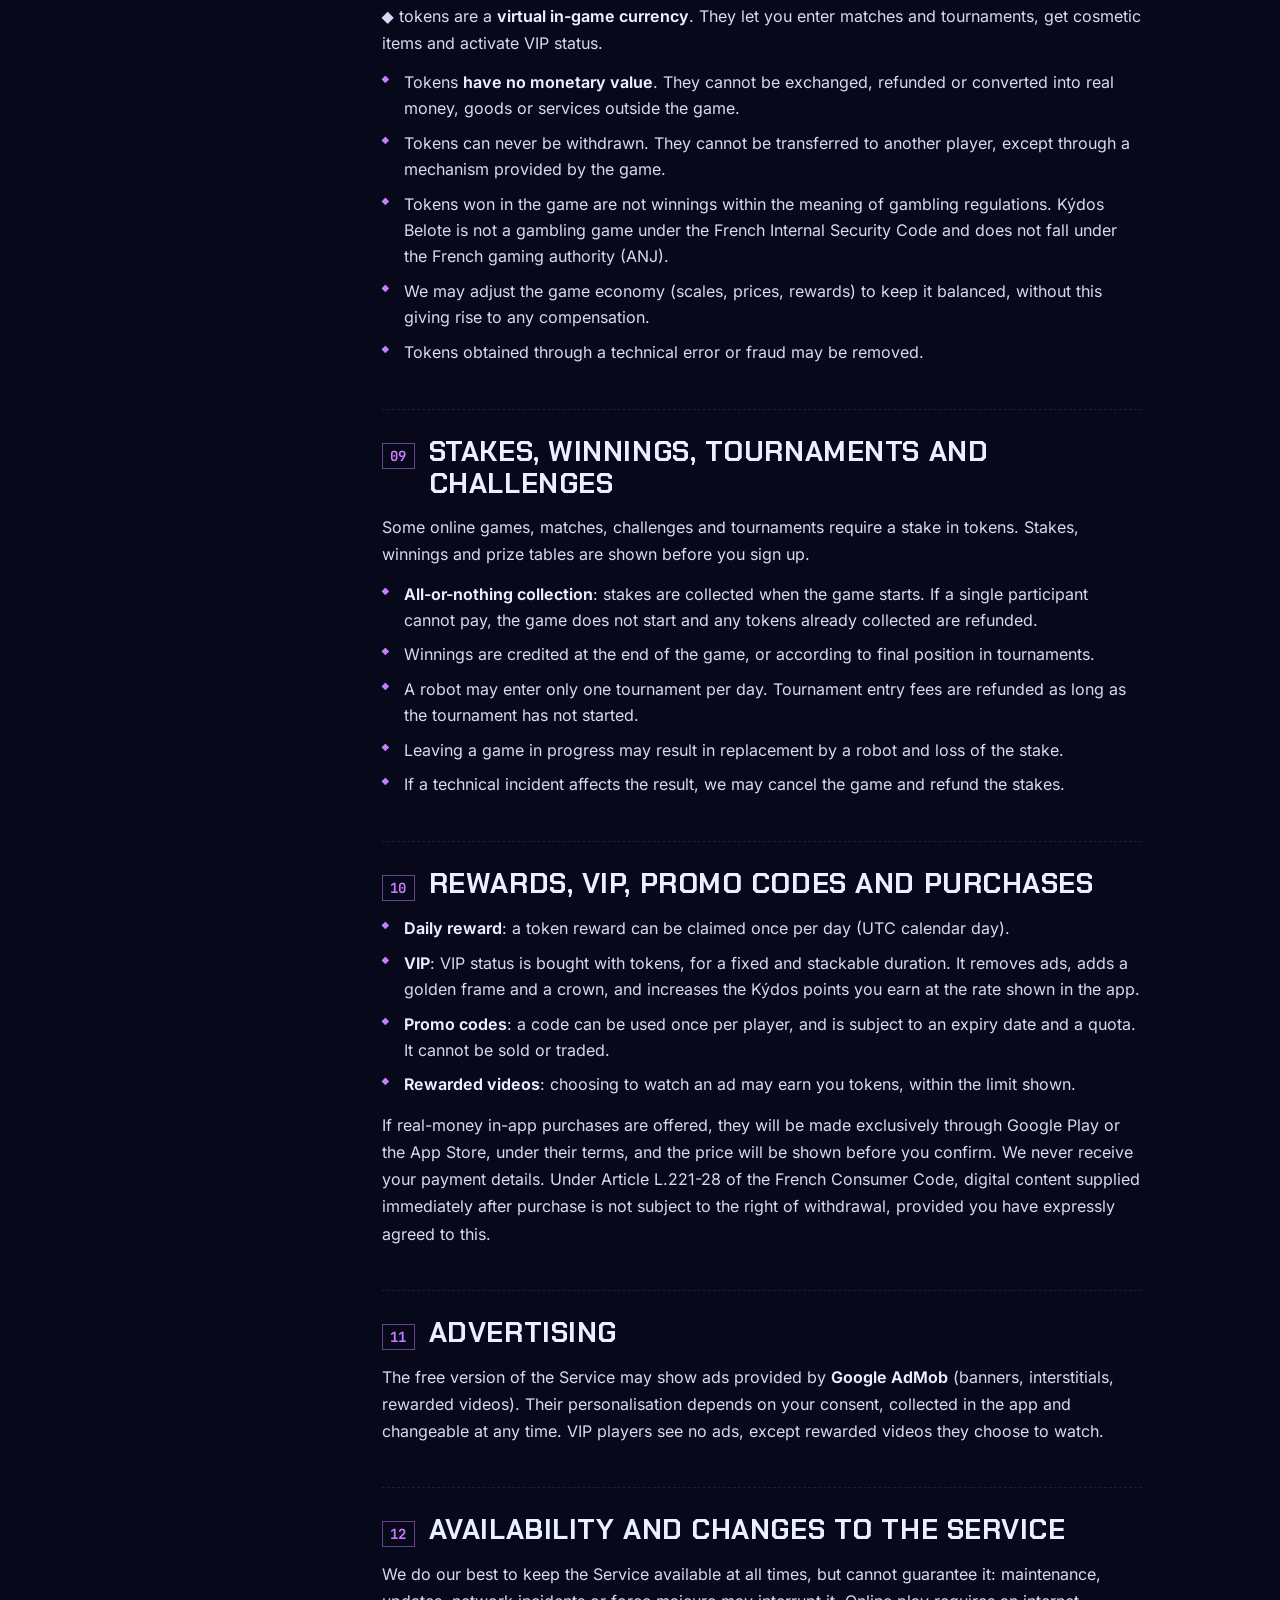
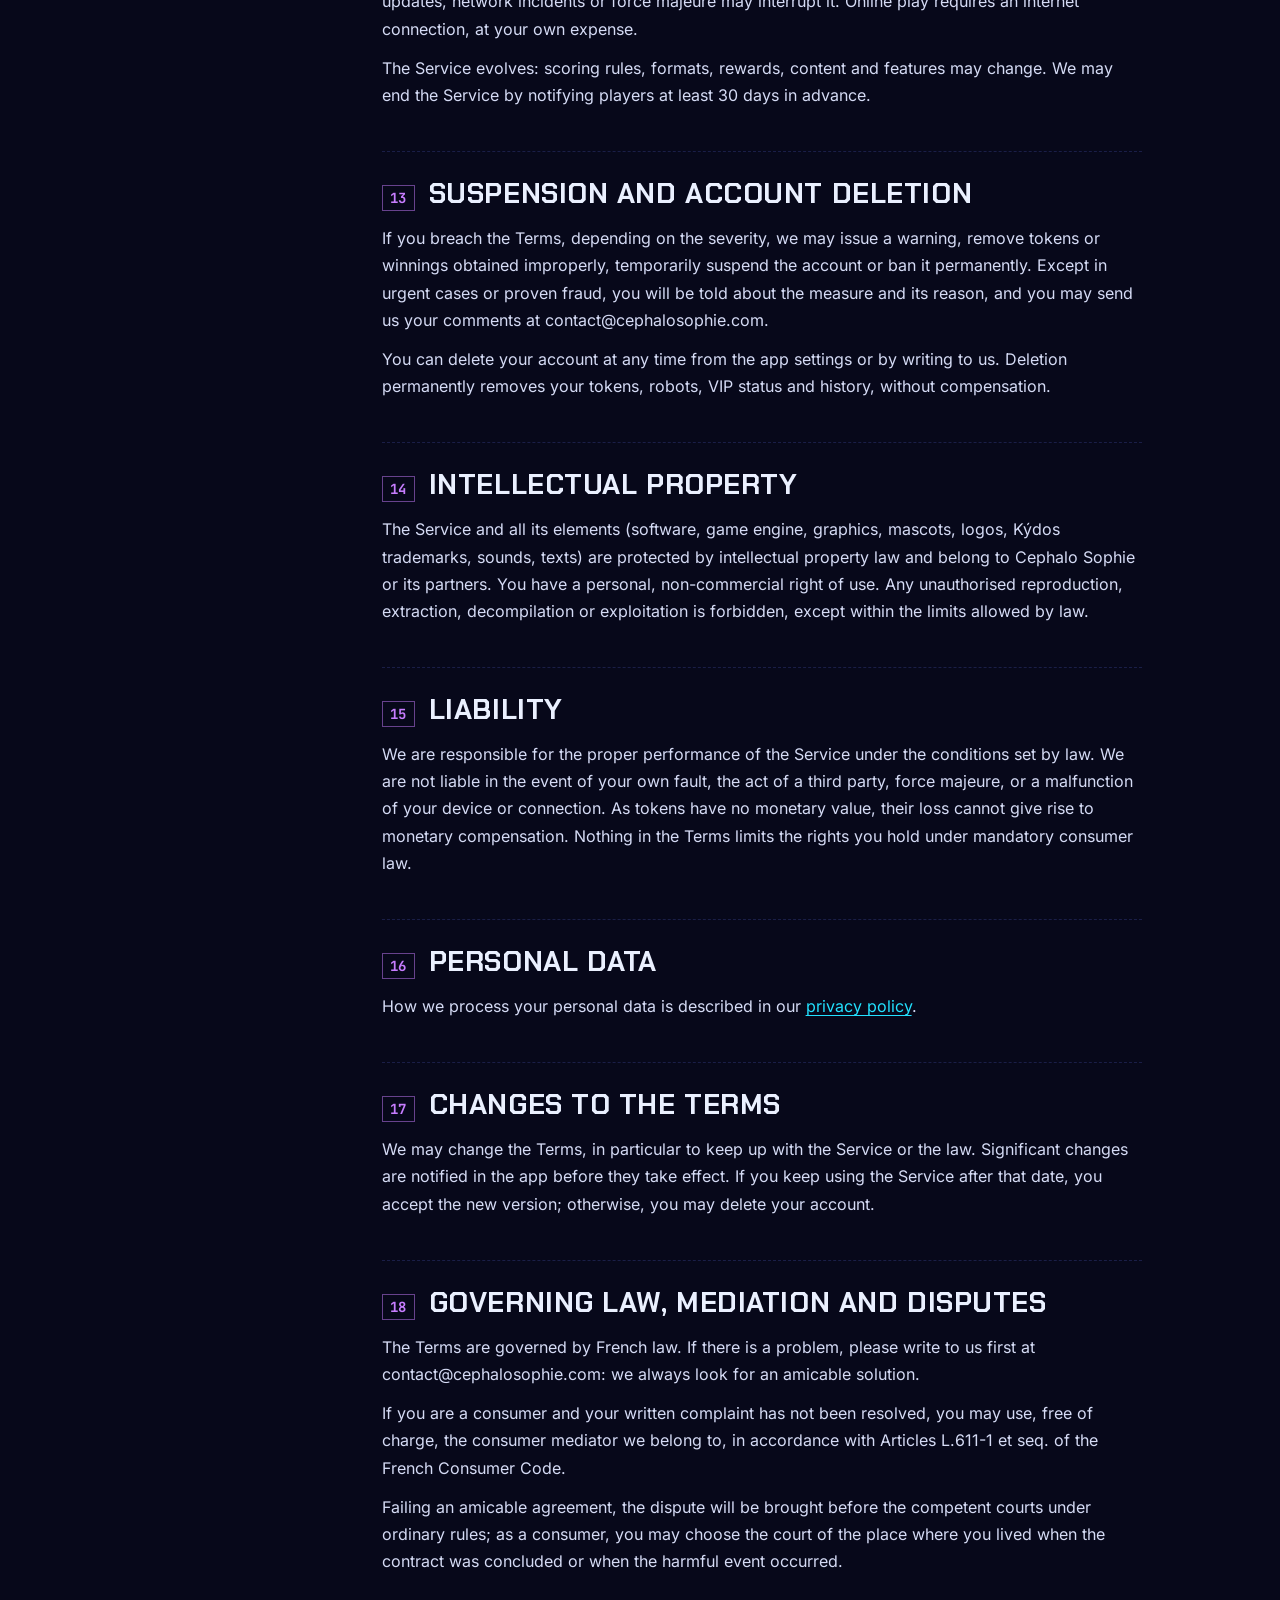
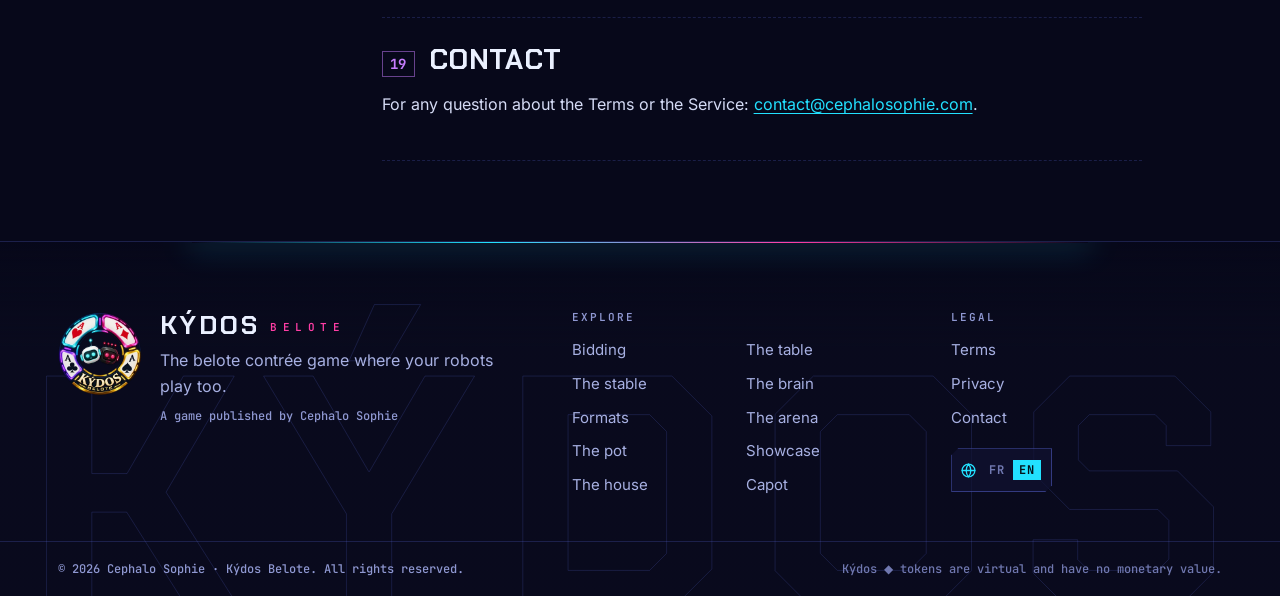
<file: cgu/index.html>
<!DOCTYPE html>
<html lang="fr" data-route="cgu">
<head>
  <meta charset="utf-8">
  <base href="/">
  <meta name="viewport" content="width=device-width, initial-scale=1, viewport-fit=cover">
  <title>Conditions générales d’utilisation — Kýdos Belote</title>
  <meta name="description" content="Conditions générales d’utilisation du jeu Kýdos Belote : compte, fair-play, robots, jetons virtuels sans valeur monétaire, tournois, VIP et publicité.">
  <link rel="canonical" href="https://kydosbelote.com/cgu/">
  <meta name="robots" content="index, follow">
  <meta name="theme-color" content="#07081A">
  <meta name="color-scheme" content="dark">
  <meta name="author" content="Cephalo Sophie">

  <meta property="og:type" content="website">
  <meta property="og:site_name" content="Kýdos Belote">
  <meta property="og:title" content="Conditions générales d’utilisation — Kýdos Belote">
  <meta property="og:description" content="Belote contrée multijoueur en temps réel, écurie de robots à entraîner, éditeur de stratégie sans code et tournois jusqu’à 128 joueurs.">
  <meta property="og:url" content="https://kydosbelote.com/cgu/">
  <meta property="og:locale" content="fr_FR">
  <meta property="og:locale:alternate" content="en_US">
  <meta name="twitter:card" content="summary">
  <meta name="twitter:title" content="Conditions générales d’utilisation — Kýdos Belote">
  <meta name="twitter:description" content="Belote contrée multijoueur en temps réel, écurie de robots à entraîner et tournois jusqu’à 128 joueurs.">

  <link rel="icon" href="favicon.ico" sizes="48x48">
  <link rel="icon" href="assets/brand/favicon-32.png" type="image/png" sizes="32x32">
  <link rel="apple-touch-icon" href="assets/brand/apple-touch-icon.png">
  <link rel="manifest" href="manifest.webmanifest">

  <link rel="preload" href="assets/fonts/chakra-petch-latin-700-normal.woff2" as="font" type="font/woff2" crossorigin>
  <link rel="preload" href="assets/fonts/inter-latin-wght-normal.woff2" as="font" type="font/woff2" crossorigin>
  <link rel="stylesheet" href="css/site.css">

  <script src="js/config.js" defer></script>
  <script type="module" src="js/main.js"></script>
</head>
<body>
  <!-- Écran de chargement : présent dans le HTML pour s'afficher immédiatement. -->
  <div id="boot" class="boot" role="status" aria-live="polite" aria-busy="true">
    <div class="boot__sky" aria-hidden="true"><i class="boot__stars"></i></div>
    <div class="boot__sun" aria-hidden="true"></div>
    <div class="boot__floor" aria-hidden="true"><div class="boot__grid"></div></div>
    <div class="boot__horizon" aria-hidden="true"></div>
    <div class="boot__brand">
      <b>KÝDOS</b>
      <small>BELOTE CONTRÉE</small>
    </div>
    <div class="boot__crew" aria-hidden="true">
      <img class="boot__bot" src="assets/mascots/robot-cyan.svg" alt="" width="120" height="300" style="--d:.15s;--bc:#22E1FF">
      <img class="boot__bot" src="assets/mascots/robot-magenta.svg" alt="" width="120" height="300" style="--d:.4s;--bc:#FF3EA5">
      <img class="boot__bot" src="assets/mascots/robot-jaune.svg" alt="" width="120" height="300" style="--d:.65s;--bc:#FFD23F">
      <img class="boot__bot" src="assets/mascots/robot-vert.svg" alt="" width="120" height="300" style="--d:.9s;--bc:#3DFFA2">
    </div>
    <div class="boot__status">
      <p class="boot__label"><span data-boot="label">Initialisation des IA…</span> <span class="boot__pct" data-boot="pct">0 %</span></p>
      <div class="boot__bar" aria-hidden="true"><i data-boot="bar"></i></div>
      <p class="boot__log" data-boot="log">&nbsp;</p>
    </div>
    <div class="boot__error" data-boot="error" hidden>
      <p class="boot__error-title" data-boot="error-title"></p>
      <p class="boot__error-text" data-boot="error-text"></p>
      <p class="boot__error-detail" data-boot="error-detail"></p>
      <button type="button" class="btn btn--primary" data-boot="retry"></button>
    </div>
  </div>

  <div id="app"></div>

  <noscript>
    <div class="noscript">
      <h1>Kýdos Belote</h1>
      <p>La belote contrée multijoueur en temps réel où tu entraînes, configures et fais combattre ta propre écurie de robots joueurs. Éditeur de stratégie sans code, trois formats de match, tournois jusqu’à 128 joueurs. Bientôt sur Android et iOS.</p>
      <p>Belote contrée in real time, where you train, tune and send your own stable of robot players into battle. Coming soon to Android and iOS.</p>
      <p>Ce site a besoin de JavaScript pour afficher son contenu. · This site needs JavaScript to display its content.</p>
      <p><a href="/cgu/">Conditions générales d’utilisation</a> · <a href="/confidentialite/">Politique de confidentialité</a> · <a href="mailto:contact@cephalosophie.com">contact@cephalosophie.com</a></p>
    </div>
  </noscript>
</body>
</html>
</file>
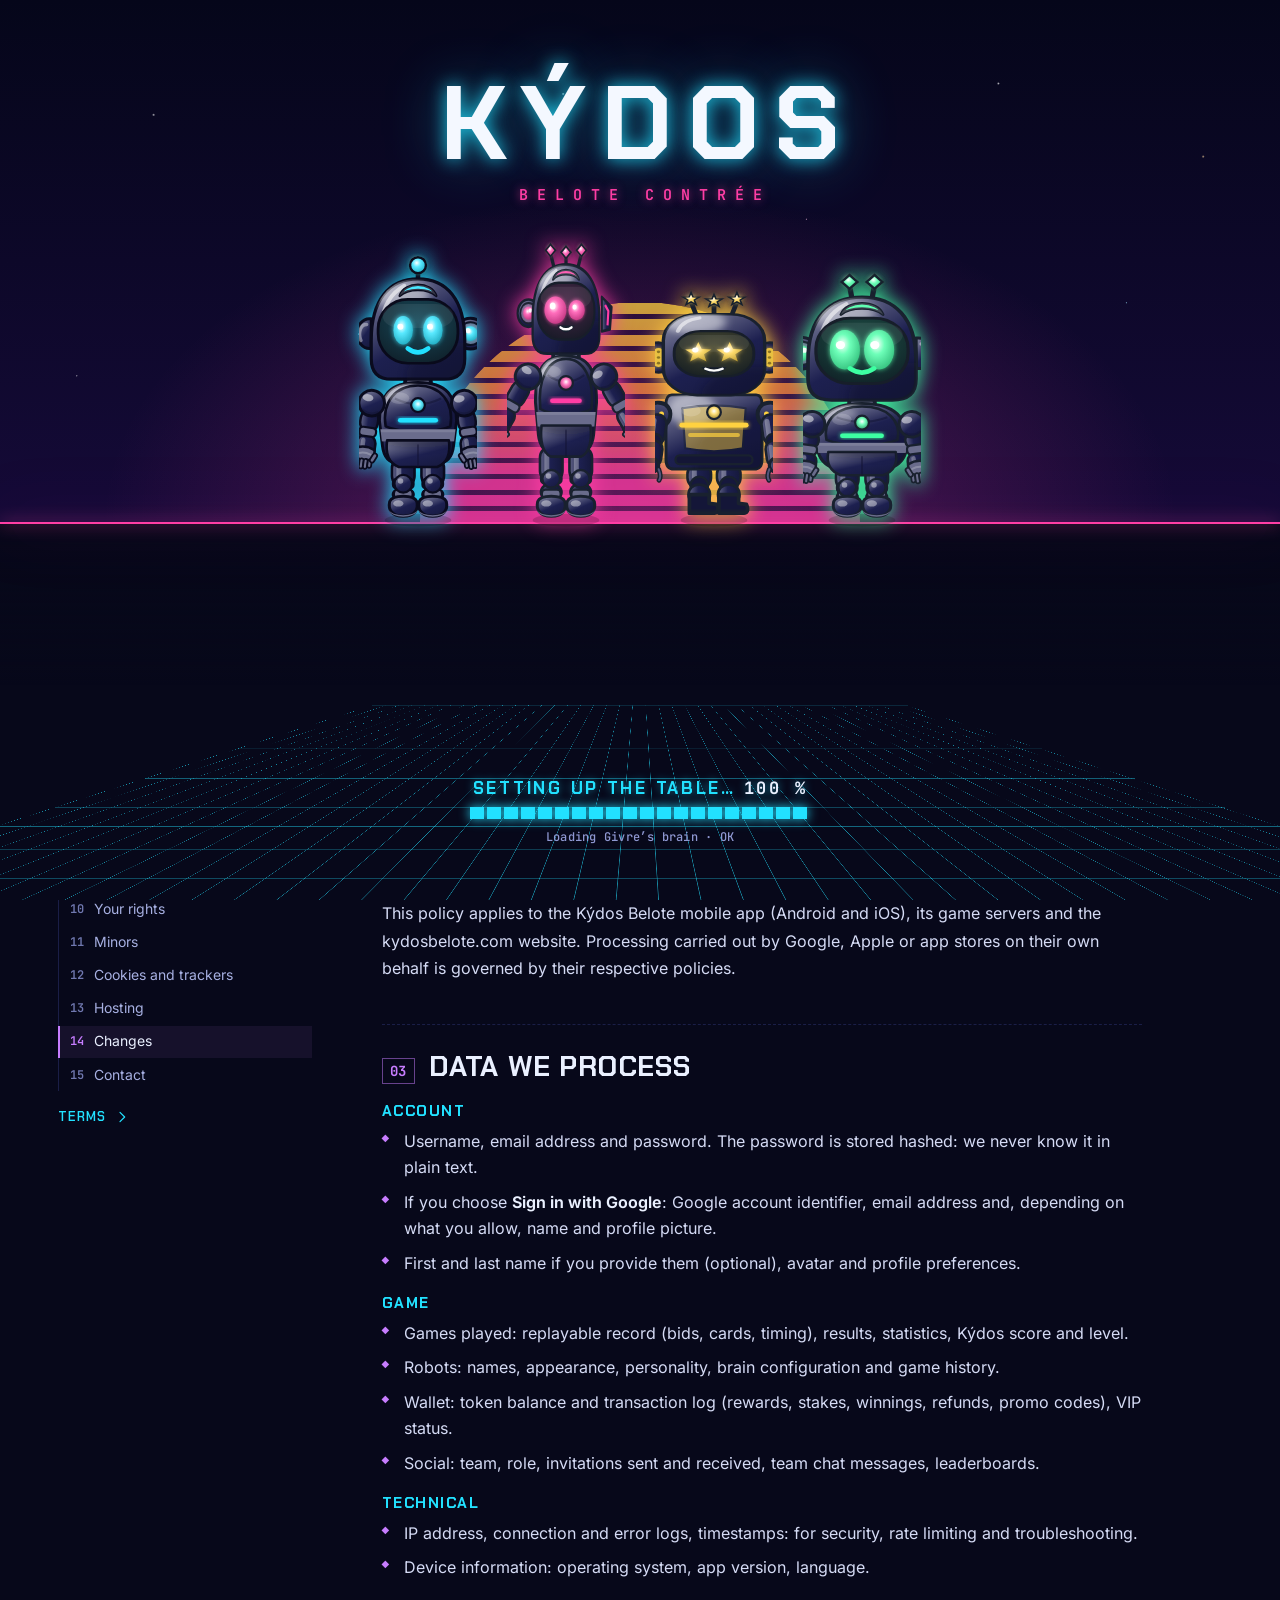
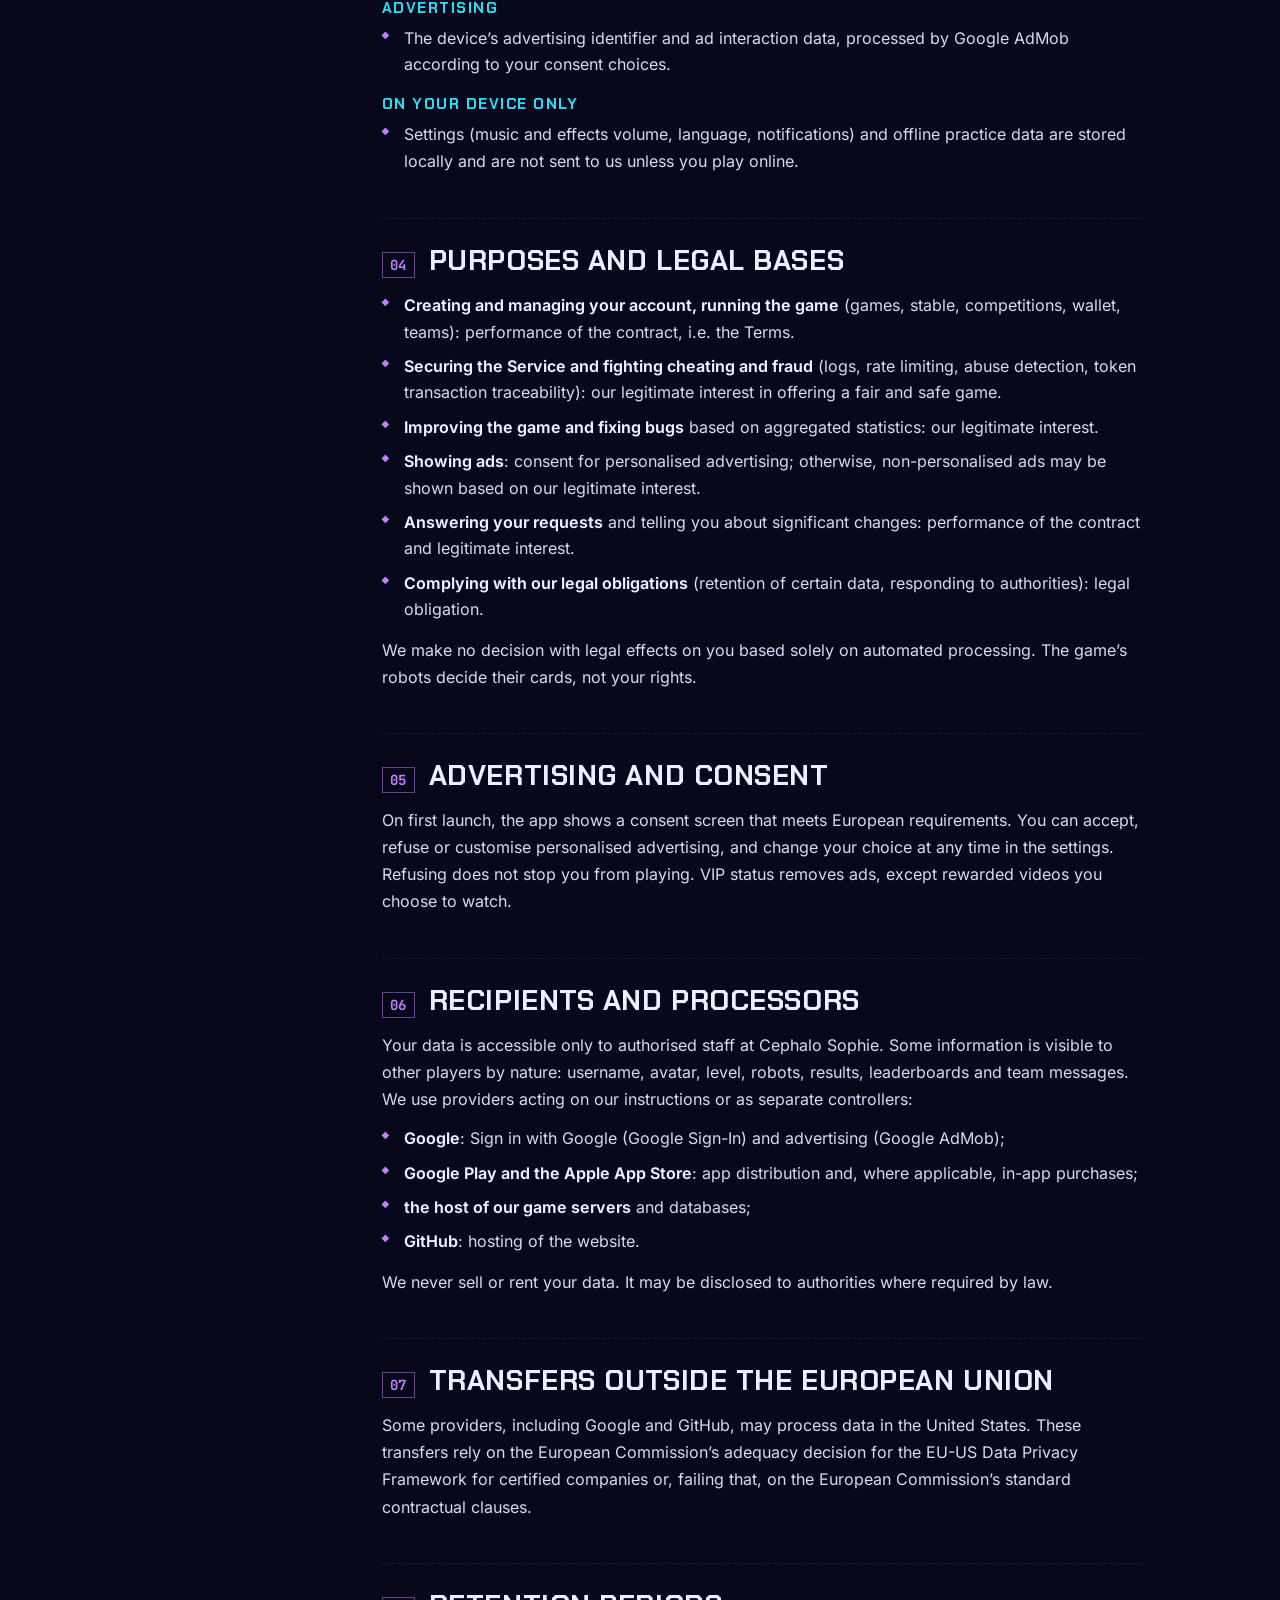
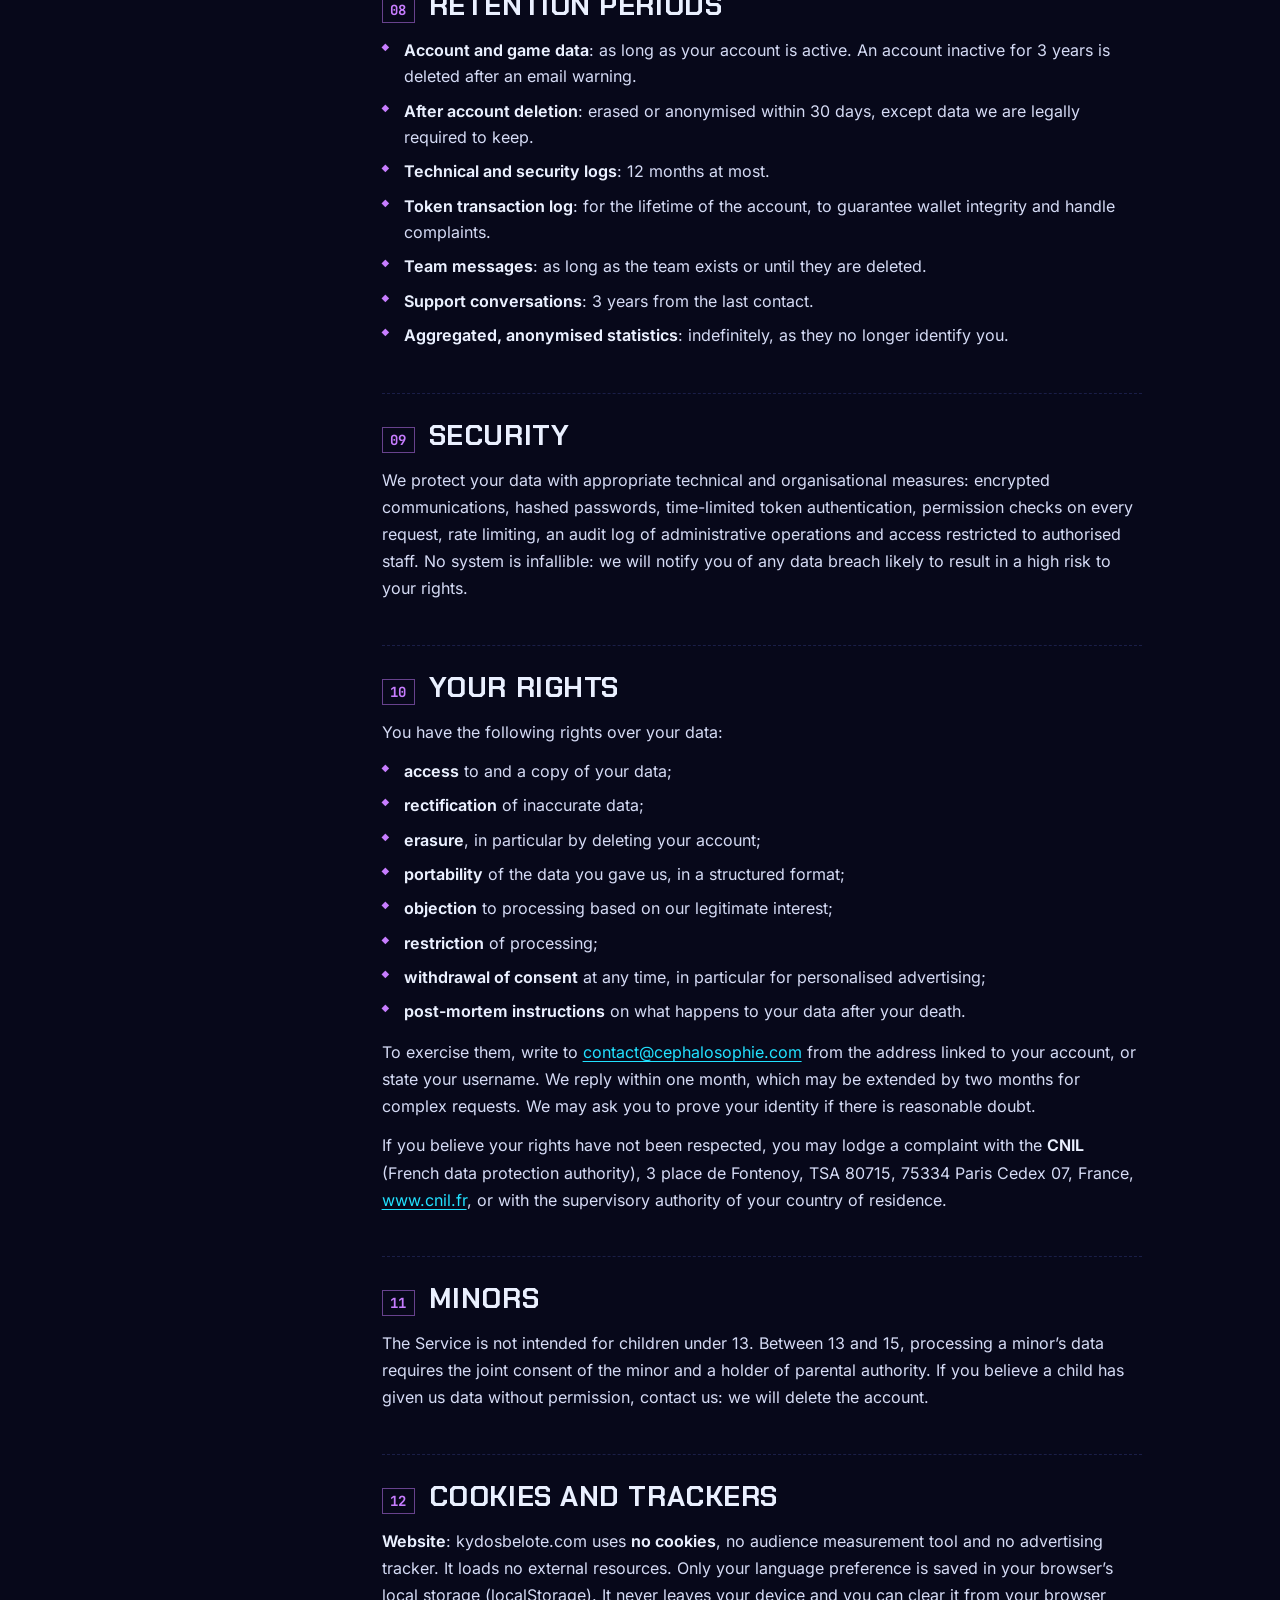
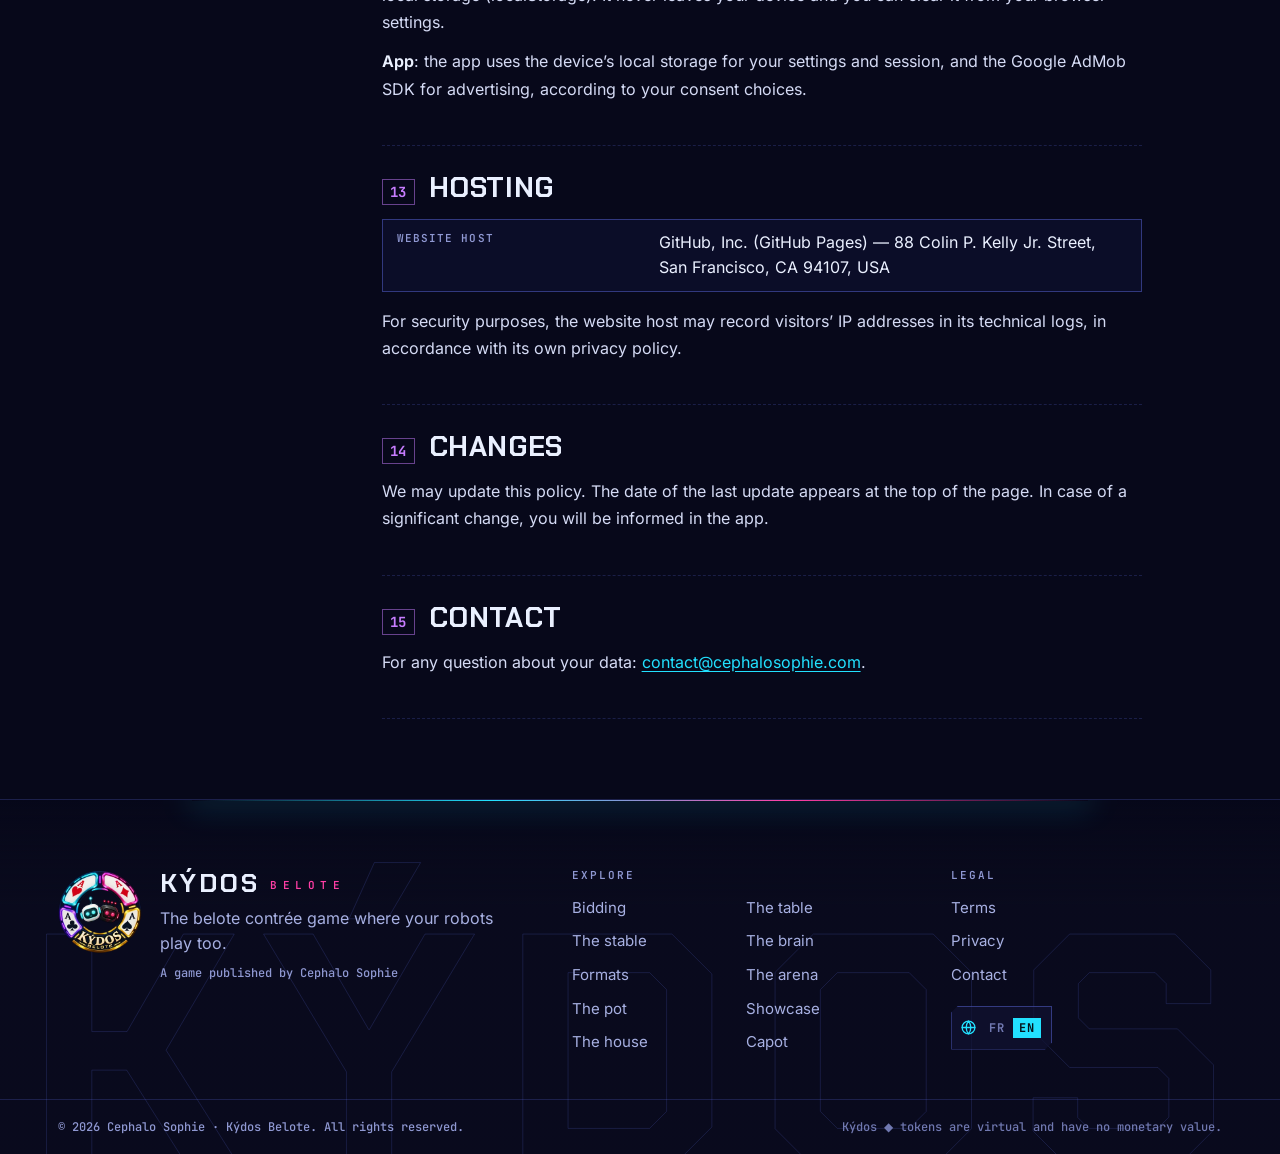
<file: confidentialite/index.html>
<!DOCTYPE html>
<html lang="fr" data-route="confidentialite">
<head>
  <meta charset="utf-8">
  <base href="/">
  <meta name="viewport" content="width=device-width, initial-scale=1, viewport-fit=cover">
  <title>Politique de confidentialité — Kýdos Belote</title>
  <meta name="description" content="Comment Kýdos Belote collecte, utilise et protège vos données personnelles, et comment exercer vos droits (RGPD).">
  <link rel="canonical" href="https://kydosbelote.com/confidentialite/">
  <meta name="robots" content="index, follow">
  <meta name="theme-color" content="#07081A">
  <meta name="color-scheme" content="dark">
  <meta name="author" content="Cephalo Sophie">

  <meta property="og:type" content="website">
  <meta property="og:site_name" content="Kýdos Belote">
  <meta property="og:title" content="Politique de confidentialité — Kýdos Belote">
  <meta property="og:description" content="Belote contrée multijoueur en temps réel, écurie de robots à entraîner, éditeur de stratégie sans code et tournois jusqu’à 128 joueurs.">
  <meta property="og:url" content="https://kydosbelote.com/confidentialite/">
  <meta property="og:locale" content="fr_FR">
  <meta property="og:locale:alternate" content="en_US">
  <meta name="twitter:card" content="summary">
  <meta name="twitter:title" content="Politique de confidentialité — Kýdos Belote">
  <meta name="twitter:description" content="Belote contrée multijoueur en temps réel, écurie de robots à entraîner et tournois jusqu’à 128 joueurs.">

  <link rel="icon" href="favicon.ico" sizes="48x48">
  <link rel="icon" href="assets/brand/favicon-32.png" type="image/png" sizes="32x32">
  <link rel="apple-touch-icon" href="assets/brand/apple-touch-icon.png">
  <link rel="manifest" href="manifest.webmanifest">

  <link rel="preload" href="assets/fonts/chakra-petch-latin-700-normal.woff2" as="font" type="font/woff2" crossorigin>
  <link rel="preload" href="assets/fonts/inter-latin-wght-normal.woff2" as="font" type="font/woff2" crossorigin>
  <link rel="stylesheet" href="css/site.css">

  <script src="js/config.js" defer></script>
  <script type="module" src="js/main.js"></script>
</head>
<body>
  <!-- Écran de chargement : présent dans le HTML pour s'afficher immédiatement. -->
  <div id="boot" class="boot" role="status" aria-live="polite" aria-busy="true">
    <div class="boot__sky" aria-hidden="true"><i class="boot__stars"></i></div>
    <div class="boot__sun" aria-hidden="true"></div>
    <div class="boot__floor" aria-hidden="true"><div class="boot__grid"></div></div>
    <div class="boot__horizon" aria-hidden="true"></div>
    <div class="boot__brand">
      <b>KÝDOS</b>
      <small>BELOTE CONTRÉE</small>
    </div>
    <div class="boot__crew" aria-hidden="true">
      <img class="boot__bot" src="assets/mascots/robot-cyan.svg" alt="" width="120" height="300" style="--d:.15s;--bc:#22E1FF">
      <img class="boot__bot" src="assets/mascots/robot-magenta.svg" alt="" width="120" height="300" style="--d:.4s;--bc:#FF3EA5">
      <img class="boot__bot" src="assets/mascots/robot-jaune.svg" alt="" width="120" height="300" style="--d:.65s;--bc:#FFD23F">
      <img class="boot__bot" src="assets/mascots/robot-vert.svg" alt="" width="120" height="300" style="--d:.9s;--bc:#3DFFA2">
    </div>
    <div class="boot__status">
      <p class="boot__label"><span data-boot="label">Initialisation des IA…</span> <span class="boot__pct" data-boot="pct">0 %</span></p>
      <div class="boot__bar" aria-hidden="true"><i data-boot="bar"></i></div>
      <p class="boot__log" data-boot="log">&nbsp;</p>
    </div>
    <div class="boot__error" data-boot="error" hidden>
      <p class="boot__error-title" data-boot="error-title"></p>
      <p class="boot__error-text" data-boot="error-text"></p>
      <p class="boot__error-detail" data-boot="error-detail"></p>
      <button type="button" class="btn btn--primary" data-boot="retry"></button>
    </div>
  </div>

  <div id="app"></div>

  <noscript>
    <div class="noscript">
      <h1>Kýdos Belote</h1>
      <p>La belote contrée multijoueur en temps réel où tu entraînes, configures et fais combattre ta propre écurie de robots joueurs. Éditeur de stratégie sans code, trois formats de match, tournois jusqu’à 128 joueurs. Bientôt sur Android et iOS.</p>
      <p>Belote contrée in real time, where you train, tune and send your own stable of robot players into battle. Coming soon to Android and iOS.</p>
      <p>Ce site a besoin de JavaScript pour afficher son contenu. · This site needs JavaScript to display its content.</p>
      <p><a href="/cgu/">Conditions générales d’utilisation</a> · <a href="/confidentialite/">Politique de confidentialité</a> · <a href="mailto:contact@cephalosophie.com">contact@cephalosophie.com</a></p>
    </div>
  </noscript>
</body>
</html>
</file>
<file: css/site.css>
/* =============================================================================
 * KÝDOS BELOTE · SITE VITRINE — thème « Néon Arcade »
 * Polices auto-hébergées, aucune ressource externe.
 *  1. Polices   2. Jetons   3. Base   4. Composants   5. Chargement
 *  6. Coque (HUD, menu, croupier, pied de page, transitions)
 *  7. Accueil (héros + chapitres)   8. Pages légales   9. 404   10. Réactif
 * ========================================================================== */

/* 1 · POLICES ---------------------------------------------------------------- */
@font-face { font-family: 'Chakra Petch'; font-style: normal; font-weight: 500; font-display: swap; src: url(../assets/fonts/chakra-petch-latin-500-normal.woff2) format('woff2'); unicode-range: U+0000-00FF,U+0131,U+0152-0153,U+02BB-02BC,U+02C6,U+02DA,U+02DC,U+0304,U+0308,U+0329,U+2000-206F,U+20AC,U+2122,U+2191,U+2193,U+2212,U+2215,U+FEFF,U+FFFD; }
@font-face { font-family: 'Chakra Petch'; font-style: normal; font-weight: 600; font-display: swap; src: url(../assets/fonts/chakra-petch-latin-600-normal.woff2) format('woff2'); unicode-range: U+0000-00FF,U+0131,U+0152-0153,U+02BB-02BC,U+02C6,U+02DA,U+02DC,U+0304,U+0308,U+0329,U+2000-206F,U+20AC,U+2122,U+2191,U+2193,U+2212,U+2215,U+FEFF,U+FFFD; }
@font-face { font-family: 'Chakra Petch'; font-style: normal; font-weight: 700; font-display: swap; src: url(../assets/fonts/chakra-petch-latin-700-normal.woff2) format('woff2'); unicode-range: U+0000-00FF,U+0131,U+0152-0153,U+02BB-02BC,U+02C6,U+02DA,U+02DC,U+0304,U+0308,U+0329,U+2000-206F,U+20AC,U+2122,U+2191,U+2193,U+2212,U+2215,U+FEFF,U+FFFD; }
@font-face { font-family: 'Chakra Petch'; font-style: normal; font-weight: 500; font-display: swap; src: url(../assets/fonts/chakra-petch-latin-ext-500-normal.woff2) format('woff2'); unicode-range: U+0100-02BA,U+02BD-02C5,U+02C7-02CC,U+02CE-02D7,U+02DD-02FF,U+0304,U+0308,U+0329,U+1D00-1DBF,U+1E00-1E9F,U+1EF2-1EFF,U+2020,U+20A0-20AB,U+20AD-20C0,U+2113,U+2C60-2C7F,U+A720-A7FF; }
@font-face { font-family: 'Chakra Petch'; font-style: normal; font-weight: 600; font-display: swap; src: url(../assets/fonts/chakra-petch-latin-ext-600-normal.woff2) format('woff2'); unicode-range: U+0100-02BA,U+02BD-02C5,U+02C7-02CC,U+02CE-02D7,U+02DD-02FF,U+0304,U+0308,U+0329,U+1D00-1DBF,U+1E00-1E9F,U+1EF2-1EFF,U+2020,U+20A0-20AB,U+20AD-20C0,U+2113,U+2C60-2C7F,U+A720-A7FF; }
@font-face { font-family: 'Chakra Petch'; font-style: normal; font-weight: 700; font-display: swap; src: url(../assets/fonts/chakra-petch-latin-ext-700-normal.woff2) format('woff2'); unicode-range: U+0100-02BA,U+02BD-02C5,U+02C7-02CC,U+02CE-02D7,U+02DD-02FF,U+0304,U+0308,U+0329,U+1D00-1DBF,U+1E00-1E9F,U+1EF2-1EFF,U+2020,U+20A0-20AB,U+20AD-20C0,U+2113,U+2C60-2C7F,U+A720-A7FF; }
@font-face { font-family: 'Inter Variable'; font-style: normal; font-weight: 100 900; font-display: swap; src: url(../assets/fonts/inter-latin-wght-normal.woff2) format('woff2-variations'); unicode-range: U+0000-00FF,U+0131,U+0152-0153,U+02BB-02BC,U+02C6,U+02DA,U+02DC,U+0304,U+0308,U+0329,U+2000-206F,U+20AC,U+2122,U+2191,U+2193,U+2212,U+2215,U+FEFF,U+FFFD; }
@font-face { font-family: 'Inter Variable'; font-style: normal; font-weight: 100 900; font-display: swap; src: url(../assets/fonts/inter-latin-ext-wght-normal.woff2) format('woff2-variations'); unicode-range: U+0100-02BA,U+02BD-02C5,U+02C7-02CC,U+02CE-02D7,U+02DD-02FF,U+0304,U+0308,U+0329,U+1D00-1DBF,U+1E00-1E9F,U+1EF2-1EFF,U+2020,U+20A0-20AB,U+20AD-20C0,U+2113,U+2C60-2C7F,U+A720-A7FF; }
@font-face { font-family: 'JetBrains Mono Variable'; font-style: normal; font-weight: 100 800; font-display: swap; src: url(../assets/fonts/jetbrains-mono-latin-wght-normal.woff2) format('woff2-variations'); unicode-range: U+0000-00FF,U+0131,U+0152-0153,U+02BB-02BC,U+02C6,U+02DA,U+02DC,U+0304,U+0308,U+0329,U+2000-206F,U+20AC,U+2122,U+2191,U+2193,U+2212,U+2215,U+FEFF,U+FFFD; }
@font-face { font-family: 'JetBrains Mono Variable'; font-style: normal; font-weight: 100 800; font-display: swap; src: url(../assets/fonts/jetbrains-mono-latin-ext-wght-normal.woff2) format('woff2-variations'); unicode-range: U+0100-02BA,U+02BD-02C5,U+02C7-02CC,U+02CE-02D7,U+02DD-02FF,U+0304,U+0308,U+0329,U+1D00-1DBF,U+1E00-1E9F,U+1EF2-1EFF,U+2020,U+20A0-20AB,U+20AD-20C0,U+2113,U+2C60-2C7F,U+A720-A7FF; }

/* 2 · JETONS ----------------------------------------------------------------- */
:root {
  --void: #07081A;
  --night: #0A0B1E;
  --night-2: #0E1030;
  --surface: #14163A;
  --surface-2: #1D2050;
  --surface-3: #101232;
  --line: #6C7BFF33;
  --line-strong: #6C7BFF66;

  --text: #EAF0FF;
  --soft: #A7B0E2;
  --mute: #8F98D2;
  --faint: #7078B0;

  --cyan: #22E1FF;
  --cyan-hi: #7DEFFF;
  --magenta: #FF3EA5;
  --coin: #FFD23F;
  --coin-hi: #FFE27A;
  --gold: #E8C36A;
  --gold-deep: #A8791F;
  --nous: #3DFFA2;
  --eux: #FF4D6D;
  --acier: #8EA2FF;
  --hybride: #FF8A3D;
  --royale: #C77DFF;
  --ivory: #F3EFE3;
  --ivory-lo: #E7E0CD;
  --card-red: #C8264A;
  --card-black: #1B1D3A;
  --ink: #04121A;

  --f-display: 'Chakra Petch', 'Arial Narrow', 'Roboto Condensed', system-ui, sans-serif;
  --f-body: 'Inter Variable', Inter, system-ui, -apple-system, 'Segoe UI', Roboto, sans-serif;
  --f-mono: 'JetBrains Mono Variable', 'JetBrains Mono', ui-monospace, 'SFMono-Regular', Menlo, Consolas, monospace;

  --cut: 10px;
  --cut-lg: 18px;
  --e-out: cubic-bezier(.22, 1, .36, 1);
  --e-inout: cubic-bezier(.65, 0, .35, 1);
  --e-back: cubic-bezier(.34, 1.56, .64, 1);

  --hud-h: 68px;
  --gutter: clamp(16px, 4.5vw, 64px);
  --maxw: 1240px;
  --accent: var(--cyan);
}

/* 3 · BASE ------------------------------------------------------------------- */
*, *::before, *::after { box-sizing: border-box; }
html {
  max-width: 100%; overflow-x: hidden;
  -webkit-text-size-adjust: 100%; text-size-adjust: 100%;
  background: var(--void); color-scheme: dark;
}
body {
  margin: 0; min-height: 100vh; max-width: 100%; overflow-x: hidden;
  font: 400 16px/1.6 var(--f-body); color: var(--text);
  background:
    radial-gradient(60vw 50vw at 88% -10%, rgba(255, 62, 165, .14), transparent 60%),
    radial-gradient(55vw 45vw at -10% 30%, rgba(34, 225, 255, .10), transparent 60%),
    radial-gradient(70vw 50vw at 50% 110%, rgba(124, 92, 255, .14), transparent 60%),
    var(--void);
  background-attachment: fixed;
  -webkit-font-smoothing: antialiased; -moz-osx-font-smoothing: grayscale;
}
@supports (overflow: clip) {
  html, body { overflow-x: clip; }
}
body::before { /* grain + trame discrète */
  content: ""; position: fixed; inset: 0; z-index: -1; pointer-events: none; opacity: .5;
  background-image:
    linear-gradient(rgba(108, 123, 255, .045) 1px, transparent 1px),
    linear-gradient(90deg, rgba(108, 123, 255, .045) 1px, transparent 1px);
  background-size: 64px 64px;
  -webkit-mask-image: radial-gradient(ellipse at 50% 40%, #000 20%, transparent 75%);
  mask-image: radial-gradient(ellipse at 50% 40%, #000 20%, transparent 75%);
}
.bgfx { position: fixed; inset: 0; width: 100%; height: 100%; z-index: 0; pointer-events: none; }
#app { position: relative; z-index: 1; }
img, svg { display: block; max-width: 100%; }
img { height: auto; }
a { color: var(--cyan); text-underline-offset: 3px; }
a:hover { color: var(--cyan-hi); }
button { font: inherit; color: inherit; }
h1, h2, h3, p, ul, ol, dl, dd, figure { margin: 0; }
ul, ol { padding: 0; list-style: none; }
::selection { background: rgba(34, 225, 255, .35); color: #fff; }
:focus-visible { outline: 2px solid var(--cyan); outline-offset: 3px; }
.sr-only { position: absolute !important; width: 1px; height: 1px; padding: 0; margin: -1px; overflow: hidden; clip: rect(0 0 0 0); white-space: nowrap; border: 0; }
.wrap { width: 100%; max-width: calc(var(--maxw) + 2 * var(--gutter)); margin: 0 auto; padding-inline: var(--gutter); }
.skip { position: fixed; left: 12px; top: -80px; z-index: 200; padding: 10px 16px; background: var(--cyan); color: var(--ink); font: 700 14px var(--f-display); letter-spacing: .06em; text-transform: uppercase; text-decoration: none; transition: top .2s; }
.skip:focus { top: calc(env(safe-area-inset-top, 0px) + 10px); color: var(--ink); }
.noscript { max-width: 720px; margin: 10vh auto; padding: 24px; font: 16px/1.6 system-ui, sans-serif; color: #EAF0FF; }
.noscript h1 { font-size: 40px; margin-bottom: 12px; }
.noscript p { margin-bottom: 12px; }
.suit--red { color: var(--eux); }
.suit--cold { color: var(--acier); }

/* Apparitions au défilement */
[data-reveal] { opacity: 0; transform: translateY(26px); transition: opacity .8s var(--e-out) var(--d, 0ms), transform .8s var(--e-out) var(--d, 0ms); }
[data-reveal].is-in { opacity: 1; transform: none; }

/* 4 · COMPOSANTS ------------------------------------------------------------- */
/* Boutons biseautés (repris de l'app) */
.btn {
  --btn-bg: var(--surface-2); --btn-fg: var(--text); --btn-inner: transparent; --btn-glow: none;
  position: relative; isolation: isolate; display: inline-flex; align-items: center; justify-content: center; gap: 10px;
  min-height: 46px; padding: 0 20px; border: 0; background: none; color: var(--btn-fg);
  font: 700 15px/1 var(--f-display); letter-spacing: .07em; text-transform: uppercase; text-decoration: none; white-space: nowrap;
  cursor: pointer; filter: var(--btn-glow); transition: transform .18s var(--e-out), filter .25s;
}
.btn::before, .btn::after { content: ""; position: absolute; clip-path: polygon(var(--cut) 0, 100% 0, 100% calc(100% - var(--cut)), calc(100% - var(--cut)) 100%, 0 100%, 0 var(--cut)); }
.btn::before { inset: 0; z-index: -2; background: var(--btn-bg); }
.btn::after { inset: 1.5px; z-index: -1; background: var(--btn-inner); clip-path: polygon(calc(var(--cut) - 1px) 0, 100% 0, 100% calc(100% - var(--cut) + 1px), calc(100% - var(--cut) + 1px) 100%, 0 100%, 0 calc(var(--cut) - 1px)); }
.btn:hover { color: var(--btn-fg); transform: translateY(-2px); }
.btn:active { transform: translateY(1px) scale(.98); }
.btn .ico { width: 18px; height: 18px; flex: none; }
.btn--primary { --btn-bg: linear-gradient(180deg, #5BEAFF, #22E1FF); --btn-fg: var(--ink); --btn-glow: drop-shadow(0 0 10px rgba(34, 225, 255, .55)); }
.btn--primary:hover { --btn-bg: var(--cyan-hi); }
.btn--outline { --btn-bg: var(--cyan); --btn-inner: rgba(10, 11, 30, .82); --btn-fg: var(--cyan); }
.btn--outline:hover { --btn-inner: var(--surface-2); }
.btn--ghost { --btn-bg: var(--line-strong); --btn-inner: rgba(10, 11, 30, .85); --btn-fg: var(--text); }
.btn--ghost:hover { --btn-bg: var(--cyan); }
.btn--success { --btn-bg: var(--nous); --btn-fg: #03170D; --btn-glow: drop-shadow(0 0 10px rgba(61, 255, 162, .45)); }
.btn--lg { min-height: 54px; padding: 0 26px; font-size: 16px; }
.btn--sm { min-height: 40px; padding: 0 14px; font-size: 13px; --cut: 7px; }
.btn--block { width: 100%; }
.btn:disabled { cursor: default; filter: none; transform: none; opacity: .75; }

/* Pastilles-boutons */
.chip-btn {
  min-height: 36px; padding: 0 14px; border: 1px solid var(--line-strong); background: rgba(16, 18, 50, .7); color: var(--soft);
  font: 600 13px/1 var(--f-display); letter-spacing: .08em; text-transform: uppercase; cursor: pointer;
  clip-path: polygon(6px 0, 100% 0, 100% calc(100% - 6px), calc(100% - 6px) 100%, 0 100%, 0 6px);
  transition: color .2s, background .2s, border-color .2s;
}
.chip-btn:hover { color: var(--text); border-color: var(--cyan); }
.chip-btn.is-on { background: var(--cyan); border-color: var(--cyan); color: var(--ink); }

/* Panneau biseauté à bord néon */
.panel { --edge: var(--line-strong); --bg: rgba(18, 20, 54, .86); --c: var(--cut-lg); position: relative; isolation: isolate; padding: clamp(18px, 2.6vw, 30px); }
.panel::before, .panel::after { content: ""; position: absolute; z-index: -1; pointer-events: none; }
.panel::before { inset: 0; z-index: -2; background: var(--edge); clip-path: polygon(var(--c) 0, 100% 0, 100% calc(100% - var(--c)), calc(100% - var(--c)) 100%, 0 100%, 0 var(--c)); }
.panel::after { inset: 1.5px; background: var(--bg); clip-path: polygon(calc(var(--c) - .6px) 0, 100% 0, 100% calc(100% - var(--c) + .6px), calc(100% - var(--c) + .6px) 100%, 0 100%, 0 calc(var(--c) - .6px)); }

/* Icônes */
.ico { width: 22px; height: 22px; fill: none; stroke: currentColor; stroke-width: 1.8; stroke-linecap: round; stroke-linejoin: round; }

/* Pastille qui pulse */
.pulse-dot { position: relative; display: inline-block; width: 8px; height: 8px; border-radius: 50%; background: var(--magenta); box-shadow: 0 0 10px var(--magenta); flex: none; }
.pulse-dot::after { content: ""; position: absolute; inset: -5px; border-radius: 50%; border: 1.5px solid var(--magenta); animation: ping 1.8s var(--e-out) infinite; }
@keyframes ping { from { transform: scale(.4); opacity: 1; } to { transform: scale(1.6); opacity: 0; } }

/* Carte à jouer ivoire */
.pcard {
  --w: 64px; position: relative; display: inline-block; flex: none; width: var(--w); aspect-ratio: 5 / 7; border-radius: calc(var(--w) * .12);
  background: linear-gradient(160deg, #FBF8EE, var(--ivory) 40%, var(--ivory-lo)); color: var(--card-black);
  box-shadow: 0 1px 0 rgba(255, 255, 255, .6) inset, 0 10px 22px -8px rgba(0, 0, 0, .7), 0 0 0 1px rgba(0, 0, 0, .25);
  font-family: var(--f-display);
}
.pcard--red { color: var(--card-red); }
.pcard--xs { --w: 22px; }
.pcard--sm { --w: 46px; }
.pcard--md { --w: 64px; }
.pcard--lg { --w: 96px; }
.pcard__corner { position: absolute; display: flex; flex-direction: column; align-items: center; line-height: .9; }
.pcard__corner b { font-size: calc(var(--w) * .26); font-weight: 700; }
.pcard__corner i { font-style: normal; font-size: calc(var(--w) * .2); }
.pcard__corner--tl { left: 7%; top: 5%; }
.pcard__corner--br { right: 7%; bottom: 5%; transform: rotate(180deg); }
.pcard__pip { position: absolute; left: 50%; top: 50%; transform: translate(-50%, -50%); font-size: calc(var(--w) * .5); line-height: 1; }
.pcard--xs .pcard__corner--br, .pcard--xs .pcard__pip { display: none; }
.pcard--xs .pcard__corner--tl { inset: 0; justify-content: center; }
.pcard--xs .pcard__corner b { font-size: 10px; }
.pcard--xs .pcard__corner i { font-size: 9px; }
.pcard--special { display: grid; place-items: center; background: linear-gradient(160deg, #1D2050, #0E1030); color: var(--coin); box-shadow: 0 0 0 1.5px var(--coin) inset, 0 10px 22px -8px rgba(0, 0, 0, .7); }
.pcard__special { font-size: calc(var(--w) * .3); letter-spacing: -.05em; text-shadow: 0 0 10px currentColor; }
.pcard--donne { color: var(--cyan); box-shadow: 0 0 0 1.5px var(--cyan) inset, 0 10px 22px -8px rgba(0, 0, 0, .7); }
.pcard--donne .pcard__special { font-size: calc(var(--w) * .22); }
.pcard--maison { color: var(--acier); box-shadow: 0 0 0 1.5px var(--acier) inset, 0 10px 22px -8px rgba(0, 0, 0, .7); }
.pcard--capot .pcard__special { font-size: calc(var(--w) * .45); }
.pcard--ghost { pointer-events: none; }

/* Téléphone paysage */
.device { position: relative; margin: 0; }
.device__frame {
  position: relative; padding: clamp(7px, 1.1vw, 13px); border-radius: clamp(20px, 3.4vw, 40px);
  background: linear-gradient(145deg, #2A2D55, #111330 45%, #1B1E44);
  box-shadow: 0 0 0 1px #3A3E78 inset, 0 0 0 3px #0B0C20 inset, 0 30px 60px -20px rgba(0, 0, 0, .8), 0 0 60px -10px rgba(34, 225, 255, .18);
}
.device__screen { position: relative; overflow: hidden; border-radius: clamp(13px, 2.4vw, 28px); aspect-ratio: 844 / 390; background: var(--night); }
.device__screen img { width: 100%; height: 100%; object-fit: cover; }
.device__screen::after { content: ""; position: absolute; inset: 0; pointer-events: none; background: linear-gradient(115deg, rgba(255, 255, 255, .09), transparent 32%); }
.device__cam { position: absolute; z-index: 2; left: clamp(2px, .45vw, 5px); top: 50%; width: 4px; height: 16%; transform: translateY(-50%); border-radius: 4px; background: #05060F; }
.device__btn { position: absolute; top: -3px; right: 22%; width: 14%; height: 3px; border-radius: 3px 3px 0 0; background: #2A2D55; }
.device--tilt { transform: perspective(1400px) rotateY(-9deg) rotateX(4deg); transform-origin: 60% 50%; transition: transform 1s var(--e-out); }
.device--tilt:hover { transform: perspective(1400px) rotateY(-3deg) rotateX(1deg); }
.device--tilt-r { transform: perspective(1400px) rotateY(8deg) rotateX(3deg); transition: transform 1s var(--e-out); }
.device--tilt-r:hover { transform: perspective(1400px) rotateY(2deg); }

/* Jetons d'état */
.live-chip { display: inline-flex; align-items: center; gap: 7px; padding: 4px 10px; background: var(--magenta); color: #1A0512; font: 700 12px/1 var(--f-display); letter-spacing: .12em; clip-path: polygon(5px 0, 100% 0, 100% calc(100% - 5px), calc(100% - 5px) 100%, 0 100%, 0 5px); }
.live-chip i { width: 7px; height: 7px; border-radius: 50%; background: #1A0512; animation: blink 1.1s steps(2) infinite; }
.live-chip.is-off { background: var(--surface-2); color: var(--mute); }
.live-chip.is-off i { animation: none; background: var(--mute); }
@keyframes blink { 50% { opacity: .2; } }

/* Progression segmentée (app) */
.progress-seg { --v: 0; --segs: 12; --col: var(--cyan); position: relative; height: 10px; background: repeating-linear-gradient(90deg, color-mix(in srgb, var(--col) 16%, transparent) 0 calc(100% / var(--segs) - 3px), transparent 0 calc(100% / var(--segs))); }
.progress-seg::after { content: ""; position: absolute; inset: 0; width: calc(var(--v) * 1%); background: repeating-linear-gradient(90deg, var(--col) 0 calc(100% / var(--segs) * 100 / var(--v) - 3px), transparent 0 calc(100% / var(--segs) * 100 / var(--v))); filter: drop-shadow(0 0 4px var(--col)); }

/* 5 · ÉCRAN DE CHARGEMENT ----------------------------------------------------- */
.boot { position: fixed; inset: 0; z-index: 300; overflow: hidden; background: #07081A; color: var(--text); font-family: var(--f-body); }
.boot__sky { position: absolute; inset: 0 0 42% 0; background: radial-gradient(60% 90% at 50% 100%, rgba(255, 62, 165, .32), transparent 70%), linear-gradient(#05061A, #150A38); }
.boot__stars { position: absolute; inset: 0; opacity: .7; background-image: radial-gradient(1.5px 1.5px at 12% 22%, #fff, transparent), radial-gradient(1px 1px at 28% 64%, #9fe8ff, transparent), radial-gradient(1.5px 1.5px at 44% 18%, #fff, transparent), radial-gradient(1px 1px at 63% 42%, #ffc2e4, transparent), radial-gradient(1.5px 1.5px at 78% 16%, #fff, transparent), radial-gradient(1px 1px at 88% 58%, #9fe8ff, transparent), radial-gradient(1px 1px at 6% 72%, #fff, transparent), radial-gradient(1px 1px at 55% 80%, #fff, transparent), radial-gradient(1.5px 1.5px at 94% 30%, #ffd9a0, transparent); animation: twinkle 4s ease-in-out infinite alternate; }
@keyframes twinkle { to { opacity: .35; } }
.boot__sun { position: absolute; left: 50%; bottom: 42%; width: min(56vw, 440px); aspect-ratio: 2 / 1; transform: translateX(-50%); border-radius: 999px 999px 0 0; opacity: .75; background: linear-gradient(var(--coin), #FF8A3D 40%, var(--magenta) 80%); -webkit-mask: repeating-linear-gradient(0deg, #000 0 11px, transparent 11px 16px); mask: repeating-linear-gradient(0deg, #000 0 11px, transparent 11px 16px); filter: drop-shadow(0 0 40px rgba(255, 62, 165, .5)); }
.boot__floor { position: absolute; left: -40%; right: -40%; top: 58%; bottom: -10%; perspective: 280px; overflow: hidden; }
.boot__grid { position: absolute; inset: -120% 0 0 0; transform-origin: 50% 100%; transform: rotateX(64deg); }
.boot__grid::before { content: ""; position: absolute; inset: 0; background-image: linear-gradient(rgba(34, 225, 255, .6) 1.5px, transparent 1.5px), linear-gradient(90deg, rgba(34, 225, 255, .6) 1.5px, transparent 1.5px); background-size: 56px 56px; animation: grid-run 1.2s linear infinite; }
.boot__floor::after { content: ""; position: absolute; inset: 0; background: linear-gradient(#07081A 0%, transparent 35%); }
@keyframes grid-run { to { transform: translateY(56px); } }
.boot__horizon { position: absolute; left: 0; right: 0; top: 58%; height: 2px; background: var(--magenta); box-shadow: 0 0 16px var(--magenta), 0 0 60px rgba(255, 62, 165, .6); }
.boot__brand { position: absolute; left: 0; right: 0; top: max(8vh, 40px); text-align: center; }
.boot__brand b { display: block; font: 700 clamp(46px, 9vw, 104px)/1 var(--f-display); letter-spacing: .14em; padding-left: .14em; color: #F4F8FF; text-shadow: 0 0 18px rgba(34, 225, 255, .9), 0 0 60px rgba(34, 225, 255, .45); animation: flicker 5s infinite; }
.boot__brand small { display: block; margin-top: 12px; font: 600 clamp(11px, 1.5vw, 15px)/1 var(--f-mono); letter-spacing: .6em; padding-left: .6em; color: var(--magenta); text-shadow: 0 0 10px rgba(255, 62, 165, .7); }
@keyframes flicker { 0%, 18%, 22%, 62%, 64%, 100% { opacity: 1; } 20%, 63% { opacity: .55; } }
.boot__crew { position: absolute; left: 50%; bottom: calc(42% - 6px); transform: translateX(-50%); display: flex; align-items: flex-end; gap: clamp(8px, 2.6vw, 30px); }
.boot__bot { --bc: var(--cyan); width: clamp(64px, 10vw, 118px); height: auto; opacity: .1; filter: drop-shadow(0 0 8px var(--bc)) grayscale(1) brightness(.5); animation: bot-on .6s steps(2, end) var(--d) forwards, bot-dance 1.6s var(--e-inout) calc(var(--d) + .6s) infinite; }
.boot__bot:nth-child(2n) { animation-name: bot-on, bot-dance-b; }
@keyframes bot-on { 0% { opacity: .1; } 40% { opacity: .9; filter: drop-shadow(0 0 8px var(--bc)) grayscale(0) brightness(1.6); } 60% { opacity: .3; } 100% { opacity: 1; filter: drop-shadow(0 0 10px var(--bc)); } }
@keyframes bot-dance { 0%, 100% { transform: translateY(0) rotate(0); } 25% { transform: translateY(-12px) rotate(-5deg); } 50% { transform: translateY(0) rotate(0); } 75% { transform: translateY(-6px) rotate(4deg); } }
@keyframes bot-dance-b { 0%, 100% { transform: translateY(-6px) rotate(3deg); } 50% { transform: translateY(-14px) rotate(-4deg); } }
.boot__status { position: absolute; left: 0; right: 0; bottom: max(6vh, 26px); display: flex; flex-direction: column; align-items: center; gap: 10px; padding: 0 20px; text-align: center; }
.boot__label { font: 700 clamp(13px, 1.6vw, 17px)/1 var(--f-display); letter-spacing: .16em; text-transform: uppercase; color: var(--cyan); text-shadow: 0 0 10px rgba(34, 225, 255, .6); }
.boot__pct { font-family: var(--f-mono); color: var(--text); }
.boot__bar { position: relative; width: min(340px, 78vw); height: 12px; background: repeating-linear-gradient(90deg, rgba(34, 225, 255, .16) 0 calc(5% - 3px), transparent 0 5%); }
.boot__bar i { position: absolute; inset: 0 auto 0 0; width: 0; background: repeating-linear-gradient(90deg, var(--cyan) 0 calc(17px - 3px), transparent 0 17px); background-size: 17px 100%; filter: drop-shadow(0 0 6px var(--cyan)); }
.boot__log { font: 500 12px/1.4 var(--f-mono); color: var(--mute); letter-spacing: .02em; min-height: 1.4em; }
.boot__error { position: absolute; inset: 0; z-index: 3; display: flex; flex-direction: column; align-items: center; justify-content: center; gap: 14px; padding: 24px; text-align: center; background: rgba(7, 8, 26, .82); }
.boot__error[hidden] { display: none; }
.boot__error-title { font: 700 clamp(26px, 4vw, 40px)/1.1 var(--f-display); letter-spacing: .08em; text-transform: uppercase; color: var(--hybride); text-shadow: 0 0 18px rgba(255, 138, 61, .6); }
.boot__error-text { max-width: 46ch; color: var(--soft); }
.boot__error-detail { max-width: 60ch; font: 500 12px/1.5 var(--f-mono); color: var(--faint); word-break: break-word; }
.boot.is-error .boot__label { color: var(--hybride); }
.boot.is-error .boot__bot { animation-play-state: paused; filter: grayscale(1) brightness(.6); }
.boot.is-error .boot__grid::before { animation-play-state: paused; }
.boot.is-leaving { pointer-events: none; animation: boot-out .9s var(--e-inout) forwards; }
.boot.is-leaving .boot__grid::before { animation-duration: .25s; }
.boot.is-leaving .boot__bot { animation: bot-leave .5s var(--e-out) forwards; }
.boot.is-leaving .boot__bot:nth-child(2) { animation-delay: .05s; }
.boot.is-leaving .boot__bot:nth-child(3) { animation-delay: .1s; }
.boot.is-leaving .boot__bot:nth-child(4) { animation-delay: .15s; }
.boot.is-leaving .boot__sun { transition: transform .9s var(--e-inout); transform: translateX(-50%) scale(2.2); }
.boot.is-leaving .boot__brand, .boot.is-leaving .boot__status { transition: opacity .4s, transform .6s var(--e-out); opacity: 0; transform: translateY(-20px); }
@keyframes bot-leave { 0% { opacity: 1; transform: none; } 40% { transform: translateY(-40px) scale(1.05); } 100% { opacity: 0; transform: translateY(-110px) scale(.8); } }
@keyframes boot-out { 0%, 35% { opacity: 1; clip-path: inset(0 0 0 0); } 100% { opacity: 0; clip-path: inset(0 0 100% 0); } }
html:not(.is-ready) body { overflow: hidden; }

/* 6 · COQUE ------------------------------------------------------------------ */
/* HUD */
.hud { position: fixed; top: 0; left: 0; right: 0; z-index: 60; padding-top: env(safe-area-inset-top, 0px); background: linear-gradient(rgba(7, 8, 26, .92), rgba(7, 8, 26, .72)); border-bottom: 1px solid var(--line); -webkit-backdrop-filter: blur(12px); backdrop-filter: blur(12px); }
.hud::after { content: ""; position: absolute; left: 0; right: 0; bottom: -1px; height: 1px; background: linear-gradient(90deg, transparent, var(--cyan), var(--magenta), transparent); opacity: .5; }
.hud__inner { display: flex; align-items: center; gap: 16px; height: var(--hud-h); max-width: calc(var(--maxw) + 2 * var(--gutter) + 80px); margin: 0 auto; padding-inline: var(--gutter); }
.hud__brand { display: flex; align-items: center; gap: 10px; color: var(--text); text-decoration: none; flex: none; }
.hud__brand img { width: 44px; height: 44px; filter: drop-shadow(0 0 8px rgba(34, 225, 255, .35)); transition: transform .6s var(--e-back); }
.hud__brand:hover img { transform: rotate(-12deg) scale(1.08); }
.hud__word { display: flex; flex-direction: column; font: 700 20px/1 var(--f-display); letter-spacing: .12em; color: var(--text); }
.hud__word small { margin-top: 3px; font: 600 9px/1 var(--f-mono); letter-spacing: .5em; color: var(--magenta); }
.hud__brand:hover .hud__word { color: var(--text); }
.hud__back { display: none; align-items: center; gap: 8px; margin: 0 auto; color: var(--soft); font: 600 13px/1 var(--f-display); letter-spacing: .1em; text-transform: uppercase; text-decoration: none; }
.hud__back .ico { width: 18px; height: 18px; }
.hud__back:hover { color: var(--cyan); }
html:not([data-route="home"]) .hud__back { display: inline-flex; }
html:not([data-route="home"]) .tracker { display: none; }
.hud__actions { display: flex; align-items: center; gap: 10px; margin-left: auto; }
html[data-route="home"] .hud__actions { margin-left: 0; }

.tracker { display: flex; align-items: center; gap: 14px; margin: 0 auto; padding: 6px 14px; border: 1px solid var(--line); background: rgba(16, 18, 50, .6); clip-path: polygon(10px 0, 100% 0, 100% calc(100% - 10px), calc(100% - 10px) 100%, 0 100%, 0 10px); }
.tracker__label { font: 600 11px/1 var(--f-mono); letter-spacing: .14em; text-transform: uppercase; color: var(--mute); white-space: nowrap; }
.tracker__label b { color: var(--text); }
.tracker__slots { display: flex; gap: 5px; }
.slot { position: relative; display: block; width: 24px; height: 34px; text-decoration: none; }
.slot__empty { position: absolute; inset: 0; display: grid; place-items: center; border: 1px dashed var(--line-strong); border-radius: 4px; font: 600 10px var(--f-mono); color: var(--faint); transition: border-color .2s, color .2s; }
.slot:hover .slot__empty { border-color: var(--cyan); color: var(--cyan); }
.slot__card { position: absolute; inset: 0; --w: 24px; opacity: 0; transform: translateY(-10px) rotate(-12deg) scale(.6); transition: opacity .35s, transform .5s var(--e-back); }
.slot.is-won .slot__card { opacity: 1; transform: none; }
.slot.is-won .slot__empty { opacity: 0; }
.tracker__score { display: flex; align-items: baseline; gap: 6px; font-family: var(--f-mono); }
.tracker__score small { font: 700 10px/1 var(--f-mono); letter-spacing: .14em; color: var(--nous); }
.tracker__score b { min-width: 3ch; font: 700 20px/1 var(--f-mono); color: var(--text); text-shadow: 0 0 10px rgba(61, 255, 162, .45); }
.tracker.is-bump .tracker__score b { animation: bump .5s var(--e-back); }
@keyframes bump { 40% { transform: scale(1.3); color: var(--nous); } }
.hud.is-capot .tracker { border-color: var(--coin); box-shadow: 0 0 24px -6px var(--coin); }
.hud.is-capot .tracker__score b { color: var(--coin); text-shadow: 0 0 12px rgba(255, 210, 63, .7); }
.score-pop { position: fixed; z-index: 90; display: flex; flex-direction: column; align-items: center; gap: 4px; transform: translateX(-50%); pointer-events: none; animation: pop-up 1.9s var(--e-out) forwards; }
.score-pop__pts { font: 700 16px/1 var(--f-mono); color: var(--nous); text-shadow: 0 0 10px rgba(61, 255, 162, .7); }
.score-pop__bonus { padding: 4px 8px; background: var(--coin); color: #1A1400; font: 700 12px/1 var(--f-display); letter-spacing: .08em; text-transform: uppercase; white-space: nowrap; clip-path: polygon(5px 0, 100% 0, 100% calc(100% - 5px), calc(100% - 5px) 100%, 0 100%, 0 5px); }
@keyframes pop-up { 0% { opacity: 0; transform: translate(-50%, -6px) scale(.7); } 15% { opacity: 1; transform: translate(-50%, 0) scale(1.1); } 70% { opacity: 1; transform: translate(-50%, 6px); } 100% { opacity: 0; transform: translate(-50%, 16px); } }

.lang { display: inline-flex; align-items: center; gap: 2px; height: 44px; padding: 0 10px 0 8px; border: 1px solid var(--line-strong); background: rgba(16, 18, 50, .7); color: var(--soft); cursor: pointer; clip-path: polygon(7px 0, 100% 0, 100% calc(100% - 7px), calc(100% - 7px) 100%, 0 100%, 0 7px); transition: border-color .2s; }
.lang:hover { border-color: var(--cyan); }
.lang .ico { width: 17px; height: 17px; margin-right: 4px; color: var(--cyan); }
.lang__opt { padding: 4px 6px; font: 700 12px/1 var(--f-mono); letter-spacing: .08em; color: var(--faint); }
.lang__opt.is-on { background: var(--cyan); color: var(--ink); }
.hud__menu { display: inline-flex; align-items: center; gap: 8px; height: 44px; padding: 0 14px; border: 0; background: var(--magenta); color: #1A0512; cursor: pointer; font: 700 13px/1 var(--f-display); letter-spacing: .1em; text-transform: uppercase; clip-path: polygon(7px 0, 100% 0, 100% calc(100% - 7px), calc(100% - 7px) 100%, 0 100%, 0 7px); filter: drop-shadow(0 0 8px rgba(255, 62, 165, .5)); transition: transform .2s; }
.hud__menu:hover { transform: translateY(-1px); }
.hud__menu .ico { width: 20px; height: 20px; }

/* Menu : une main de cartes */
.menu { position: fixed; inset: 0; z-index: 120; display: grid; place-items: center; padding: 20px; }
.menu__backdrop { position: absolute; inset: 0; background: rgba(5, 6, 20, .86); -webkit-backdrop-filter: blur(10px); backdrop-filter: blur(10px); opacity: 0; transition: opacity .3s; }
.menu.is-open .menu__backdrop { opacity: 1; }
.menu__panel { position: relative; width: min(1160px, 100%); display: flex; flex-direction: column; align-items: center; gap: 20px; }
.menu__head { position: relative; width: 100%; text-align: center; opacity: 0; transform: translateY(-10px); transition: opacity .35s .1s, transform .45s var(--e-out) .1s; }
.menu.is-open .menu__head, .menu.is-open .menu__foot { opacity: 1; transform: none; }
.menu__title { font: 700 clamp(30px, 5vw, 52px)/1 var(--f-display); letter-spacing: .1em; text-transform: uppercase; }
.menu__hint { margin-top: 8px; color: var(--soft); }
.menu__close { position: absolute; right: 0; top: 0; width: 46px; height: 46px; display: grid; place-items: center; border: 1px solid var(--line-strong); background: rgba(16, 18, 50, .8); color: var(--text); cursor: pointer; clip-path: polygon(8px 0, 100% 0, 100% calc(100% - 8px), calc(100% - 8px) 100%, 0 100%, 0 8px); }
.menu__close:hover { border-color: var(--magenta); color: var(--magenta); }
.menu__hand { --n: 11; position: relative; display: grid; grid-template-columns: repeat(6, minmax(0, 1fr)); gap: 12px; width: 100%; }
.menu__slot { position: relative; min-width: 0; opacity: 1; transform: none; transition: opacity .35s, transform .5s var(--e-out); }
.menu:not(.is-open) .menu__slot { opacity: 0; transform: translateY(34px) scale(.94); }
.menu.is-open .menu__slot { transition-delay: calc(var(--i) * 34ms); }
.menu__card { position: relative; min-height: 146px; height: 100%; display: flex; flex-direction: column; align-items: center; justify-content: center; gap: 9px; padding: 11px 8px 12px; text-decoration: none; color: var(--text); background: linear-gradient(170deg, #1D2050, #0E1030); border: 1px solid var(--line-strong); border-radius: 10px; box-shadow: 0 18px 30px -12px rgba(0, 0, 0, .8); transition: transform .3s var(--e-back), border-color .2s, box-shadow .2s, background .2s; }
.menu__card .pcard { --w: 68px; }
.menu__card:hover, .menu__card:focus-visible { transform: translateY(-6px) scale(1.025); border-color: var(--cyan); background: linear-gradient(170deg, #242866, #111438); box-shadow: 0 0 0 1px var(--cyan), 0 18px 34px -10px rgba(34, 225, 255, .45); color: var(--text); outline: none; z-index: 2; }
.menu__card.is-won::after { content: "✓"; position: absolute; top: 6px; right: 8px; font: 700 12px var(--f-mono); color: var(--nous); }
.menu__label { width: 100%; min-height: 30px; display: flex; flex-direction: column; align-items: center; justify-content: center; gap: 3px; font: 700 12px/1.15 var(--f-display); letter-spacing: .045em; text-transform: uppercase; text-align: center; text-wrap: balance; }
.menu__label small { font: 600 9px/1 var(--f-mono); letter-spacing: .12em; color: var(--cyan); }
.menu__foot { display: flex; flex-wrap: wrap; justify-content: center; gap: 10px 26px; opacity: 0; transform: translateY(10px); transition: opacity .35s .2s, transform .45s var(--e-out) .2s; }
.menu__foot a { color: var(--soft); font-size: 14px; }
.menu__foot a:hover { color: var(--cyan); }
.menu.is-closing .menu__backdrop { opacity: 0; }
.menu.is-closing .menu__slot { transform: translateY(-60vh) rotate(calc(var(--off) * 20deg)); opacity: 0; transition: transform .35s var(--e-inout), opacity .3s; }
.menu.is-closing .menu__head, .menu.is-closing .menu__foot { opacity: 0; }
html.menu-open body { overflow: hidden; }

/* Croupier */
.croupier { position: fixed; left: max(16px, env(safe-area-inset-left, 0px)); bottom: calc(16px + env(safe-area-inset-bottom, 0px)); z-index: 55; display: flex; align-items: flex-end; gap: 10px; max-width: min(420px, calc(100vw - 32px)); pointer-events: none; }
.croupier__avatar { position: relative; flex: none; width: 60px; height: 60px; padding: 5px; border: 0; border-radius: 50%; background: radial-gradient(circle at 50% 35%, #232766, #0E1030); cursor: pointer; pointer-events: auto; box-shadow: 0 0 0 1.5px var(--cyan), 0 0 20px rgba(34, 225, 255, .45), 0 10px 20px rgba(0, 0, 0, .5); animation: bob 3.2s ease-in-out infinite; }
.croupier__avatar img { width: 100%; height: 100%; object-fit: contain; }
.croupier__ring { position: absolute; inset: -6px; border-radius: 50%; border: 1px dashed rgba(34, 225, 255, .45); animation: spin 14s linear infinite; }
@keyframes bob { 50% { transform: translateY(-4px); } }
@keyframes spin { to { transform: rotate(360deg); } }
.croupier__bubble { position: relative; min-width: 0; padding: 10px 14px 11px; background: rgba(12, 14, 40, .94); border: 1px solid rgba(34, 225, 255, .35); clip-path: polygon(8px 0, 100% 0, 100% calc(100% - 8px), calc(100% - 8px) 100%, 0 100%, 0 8px); pointer-events: auto; transform-origin: 0 100%; transition: opacity .35s, transform .45s var(--e-out); box-shadow: 0 10px 30px rgba(0, 0, 0, .5); }
.croupier__name { display: block; margin-bottom: 4px; font: 700 10px/1 var(--f-mono); letter-spacing: .16em; text-transform: uppercase; color: var(--magenta); }
.croupier__text { font: 500 13.5px/1.45 var(--f-mono); color: var(--text); }
.croupier__caret { color: var(--cyan); animation: blink 1s steps(2) infinite; }
.croupier.is-pop .croupier__bubble { animation: bubble-in .45s var(--e-back); }
@keyframes bubble-in { from { opacity: 0; transform: translateY(8px) scale(.94); } }
.croupier.is-collapsed .croupier__bubble, .croupier.is-quiet .croupier__bubble { opacity: 0; transform: translateX(-10px) scale(.9); pointer-events: none; }
.croupier.is-collapsed .croupier__avatar { box-shadow: 0 0 0 1.5px var(--line-strong), 0 10px 20px rgba(0, 0, 0, .5); filter: saturate(.6); }
html:not(.is-ready) .croupier { opacity: 0; }
.croupier { transition: opacity .5s .6s; }
html.menu-open .croupier { opacity: 0; }

/* Transition de page : un rideau de cartes */
.veil { position: fixed; inset: 0; z-index: 250; display: flex; pointer-events: none; perspective: 1400px; visibility: hidden; }
.veil.is-in, .veil.is-out { visibility: visible; pointer-events: auto; }
.veil__card { flex: 1; position: relative; transform: rotateY(90deg); transform-origin: 50% 50%; background: #10123A; box-shadow: 0 0 0 1px rgba(34, 225, 255, .25) inset; }
.veil__card i { position: absolute; inset: 10px; border: 1.5px solid rgba(34, 225, 255, .45); border-radius: 10px; background: repeating-linear-gradient(-45deg, rgba(34, 225, 255, .10) 0 6px, transparent 6px 14px), radial-gradient(circle at 50% 50%, rgba(255, 62, 165, .25), transparent 60%); }
.veil__card i::after { content: "K"; position: absolute; left: 50%; top: 50%; transform: translate(-50%, -50%); font: 700 clamp(30px, 5vw, 60px)/1 var(--f-display); color: var(--cyan); text-shadow: 0 0 20px var(--cyan); }
.veil.is-in .veil__card { animation: veil-in .5s var(--e-out) calc(var(--i) * 45ms) both; }
.veil.is-out .veil__card { animation: veil-out .5s var(--e-inout) calc(var(--i) * 45ms) both; }
@keyframes veil-in { from { transform: rotateY(90deg); } to { transform: rotateY(0); } }
@keyframes veil-out { from { transform: rotateY(0); } to { transform: rotateY(-90deg); } }

/* Pied de page */
.footer { position: relative; overflow: hidden; margin-top: 40px; padding: 70px 0 0; border-top: 1px solid var(--line); background: linear-gradient(rgba(10, 11, 30, 0), rgba(10, 11, 30, .9) 30%); }
.footer__glow { position: absolute; left: 50%; top: 0; width: 70%; height: 1px; transform: translateX(-50%); background: linear-gradient(90deg, transparent, var(--cyan), var(--magenta), transparent); box-shadow: 0 0 30px 4px rgba(34, 225, 255, .3); }
.footer__inner { position: relative; z-index: 1; display: grid; grid-template-columns: 1.4fr 1fr .8fr; gap: 40px; max-width: calc(var(--maxw) + 2 * var(--gutter)); margin: 0 auto; padding-inline: var(--gutter); }
.footer__brand { display: flex; gap: 18px; align-items: flex-start; }
.footer__brand img { width: 84px; height: 84px; flex: none; }
.footer__name { font: 700 26px/1 var(--f-display); letter-spacing: .12em; }
.footer__name span { margin-left: 10px; font: 600 11px/1 var(--f-mono); letter-spacing: .5em; color: var(--magenta); vertical-align: middle; }
.footer__tagline { margin-top: 10px; color: var(--soft); max-width: 34ch; }
.footer__made { margin-top: 8px; font: 500 12px/1.4 var(--f-mono); color: var(--mute); }
.footer__title { margin-bottom: 14px; font: 600 11px/1 var(--f-mono); letter-spacing: .18em; text-transform: uppercase; color: var(--mute); }
.footer__col ul { display: grid; gap: 8px; }
.footer__explore { grid-template-columns: 1fr 1fr; column-gap: 20px; }
.footer__col a { color: var(--soft); text-decoration: none; font-size: 15px; }
.footer__col a:hover { color: var(--cyan); }
.lang--footer { margin-top: 18px; }
.footer__bottom { position: relative; z-index: 1; display: flex; flex-wrap: wrap; justify-content: space-between; gap: 8px 24px; max-width: calc(var(--maxw) + 2 * var(--gutter)); margin: 44px auto 0; padding: 18px var(--gutter) calc(18px + env(safe-area-inset-bottom, 0px)); border-top: 1px solid var(--line); font: 500 12px/1.5 var(--f-mono); color: var(--mute); }
.footer__note { color: var(--faint); }
.footer__giant { position: absolute; left: 50%; bottom: -0.2em; z-index: 0; transform: translateX(-50%); font: 700 clamp(120px, 26vw, 380px)/1 var(--f-display); letter-spacing: .08em; white-space: nowrap; color: transparent; -webkit-text-stroke: 1px rgba(108, 123, 255, .16); pointer-events: none; user-select: none; }

/* 7 · ACCUEIL ---------------------------------------------------------------- */
.view { position: relative; display: block; outline: none; }

/* ---- Héros ---- */
.hero { position: relative; min-height: 100vh; min-height: 100svh; padding-top: calc(var(--hud-h) + env(safe-area-inset-top, 0px) + clamp(20px, 5vh, 56px)); display: flex; flex-direction: column; overflow: hidden; isolation: isolate; }
.hero__bg { position: absolute; inset: 0; z-index: -1; pointer-events: none; }
.hero__sun { position: absolute; right: 8%; bottom: 30%; width: min(46vw, 620px); aspect-ratio: 2 / 1; border-radius: 999px 999px 0 0; opacity: .5; background: linear-gradient(var(--coin), #FF8A3D 45%, var(--magenta) 85%); -webkit-mask: repeating-linear-gradient(0deg, #000 0 12px, transparent 12px 18px); mask: repeating-linear-gradient(0deg, #000 0 12px, transparent 12px 18px); filter: blur(.3px) drop-shadow(0 0 50px rgba(255, 62, 165, .45)); }
.hero__floor { position: absolute; left: -30%; right: -30%; bottom: 0; height: 30%; perspective: 300px; overflow: hidden; }
.hero__grid { position: absolute; inset: -140% 0 0 0; transform-origin: 50% 100%; transform: rotateX(66deg); }
.hero__grid::before { content: ""; position: absolute; inset: 0; background-image: linear-gradient(rgba(34, 225, 255, .5) 1.5px, transparent 1.5px), linear-gradient(90deg, rgba(34, 225, 255, .5) 1.5px, transparent 1.5px); background-size: 60px 60px; animation: grid-run 2.4s linear infinite; }
.hero__floor::after { content: ""; position: absolute; inset: 0; background: linear-gradient(var(--void), transparent 45%, rgba(7, 8, 26, .2) 70%, var(--void)); }
.hero__horizon { position: absolute; left: 0; right: 0; bottom: 30%; height: 2px; background: linear-gradient(90deg, transparent, var(--magenta) 20%, var(--magenta) 80%, transparent); box-shadow: 0 0 18px var(--magenta), 0 0 70px rgba(255, 62, 165, .5); }
.hero__inner { position: relative; flex: 1; display: grid; grid-template-columns: minmax(0, 1.05fr) minmax(0, .95fr); align-items: center; gap: clamp(20px, 4vw, 60px); width: 100%; max-width: calc(var(--maxw) + 2 * var(--gutter)); margin: 0 auto; padding-inline: var(--gutter); }
.hero__copy { position: relative; z-index: 2; }
.hero__kicker { display: inline-flex; align-items: center; gap: 12px; padding: 7px 14px; border: 1px solid rgba(255, 62, 165, .45); background: rgba(255, 62, 165, .08); font: 600 12px/1 var(--f-mono); letter-spacing: .18em; text-transform: uppercase; color: #FF8FCB; clip-path: polygon(8px 0, 100% 0, 100% calc(100% - 8px), calc(100% - 8px) 100%, 0 100%, 0 8px); }
.hero__title { margin: 22px 0 6px; display: flex; flex-direction: column; line-height: .86; }
.hero__word { position: relative; font: 700 clamp(84px, 13.5vw, 200px)/.86 var(--f-display); letter-spacing: .04em; color: #F4F8FF; text-shadow: 0 0 24px rgba(34, 225, 255, .75), 0 0 80px rgba(34, 225, 255, .35); }
.hero__word::before, .hero__word::after { content: attr(data-text); position: absolute; inset: 0; pointer-events: none; }
.hero__word::before { color: transparent; -webkit-text-stroke: 1px rgba(255, 62, 165, .7); transform: translate(6px, 6px); z-index: -1; text-shadow: none; }
.hero__word::after { color: var(--cyan); opacity: 0; mix-blend-mode: screen; text-shadow: none; animation: glitch 7s steps(1) infinite 3s; }
@keyframes glitch { 0%, 92%, 100% { opacity: 0; transform: none; clip-path: inset(0 0 0 0); } 93% { opacity: .8; transform: translate(-4px, 0); clip-path: inset(10% 0 55% 0); } 95% { opacity: .8; transform: translate(4px, 0); clip-path: inset(60% 0 8% 0); } 97% { opacity: .6; transform: translate(-2px, 0); clip-path: inset(35% 0 35% 0); } }
.hero__sub { margin-top: 14px; font: 600 clamp(14px, 1.8vw, 22px)/1 var(--f-mono); letter-spacing: .9em; color: var(--magenta); text-shadow: 0 0 14px rgba(255, 62, 165, .6); }
.hero__tagline { margin: 30px 0 18px; display: grid; gap: 4px; }
.hero__tagline li { display: flex; align-items: center; gap: 14px; font: 600 clamp(22px, 2.6vw, 34px)/1.15 var(--f-display); letter-spacing: .02em; text-transform: uppercase; }
.hero__tagline .suit { font-style: normal; font-size: .8em; width: 1.1em; text-align: center; text-shadow: 0 0 12px currentColor; }
.hero__lead { max-width: 52ch; color: var(--soft); font-size: clamp(15px, 1.25vw, 17px); }
.hero__ctas { display: flex; flex-wrap: wrap; gap: 14px; margin-top: 28px; }
.hero__chips { display: flex; flex-wrap: wrap; gap: 8px 20px; margin-top: 28px; }
.hero__chips li { display: flex; align-items: baseline; gap: 8px; font: 500 12px/1 var(--f-mono); letter-spacing: .12em; text-transform: uppercase; color: var(--mute); }
.hero__chips b { font: 700 22px/1 var(--f-mono); color: var(--coin); text-shadow: 0 0 10px rgba(255, 210, 63, .45); letter-spacing: 0; }

.hero__visual { position: relative; z-index: 1; display: grid; place-items: center; }
.ring { position: relative; width: min(100%, 540px); aspect-ratio: 1; display: grid; place-items: center; container-type: inline-size; }
.ring__glow { position: absolute; inset: 6%; border-radius: 50%; background: conic-gradient(from 0deg, var(--cyan), var(--magenta), var(--royale), var(--coin), var(--cyan)); filter: blur(46px); opacity: .5; animation: spin 16s linear infinite; }
.ring__dial { position: absolute; inset: 0; border-radius: 50%; background: repeating-conic-gradient(from 0deg, rgba(234, 240, 255, .35) 0 .6deg, transparent .6deg 6deg); -webkit-mask: radial-gradient(circle, transparent 64%, #000 64.4%, #000 67%, transparent 67.4%); mask: radial-gradient(circle, transparent 64%, #000 64.4%, #000 67%, transparent 67.4%); animation: spin 60s linear infinite reverse; }
@property --orbit { syntax: '<angle>'; inherits: true; initial-value: 0deg; }
.ring__orbit { position: absolute; inset: -2%; border-radius: 50%; border: 1px dashed rgba(108, 123, 255, .35); animation: orbit 40s linear infinite; }
@keyframes orbit { to { --orbit: 360deg; } }
.ring__suit { position: absolute; left: 50%; top: 50%; width: 42px; height: 42px; margin: -21px; display: grid; place-items: center; border-radius: 50%; background: var(--night); border: 1px solid var(--line-strong); font-size: 20px; transform: rotate(calc(var(--k) * 90deg + 45deg + var(--orbit))) translate(calc(52cqw)) rotate(calc(var(--k) * -90deg - 45deg - var(--orbit))); }
.ring__suit--heart { color: var(--eux); box-shadow: 0 0 16px rgba(255, 77, 109, .4); }
.ring__suit--diamond { color: var(--magenta); box-shadow: 0 0 16px rgba(255, 62, 165, .4); }
.ring__suit--club { color: var(--royale); box-shadow: 0 0 16px rgba(199, 125, 255, .4); }
.ring__suit--spade { color: var(--coin); box-shadow: 0 0 16px rgba(255, 210, 63, .4); }
.ring__logo { position: relative; width: 86%; height: auto; filter: drop-shadow(0 20px 40px rgba(0, 0, 0, .55)); animation: float 6s ease-in-out infinite; }
@keyframes float { 50% { transform: translateY(-12px) rotate(-1.5deg); } }

.hand { position: relative; z-index: 2; display: flex; flex-direction: column; align-items: center; gap: 4px; margin-top: 10px; padding-bottom: 8px; }
.hand__title { font: 600 11px/1 var(--f-mono); letter-spacing: .18em; text-transform: uppercase; color: var(--mute); }
.hand__fan { --n: 8; position: relative; display: flex; justify-content: center; height: 132px; width: 100%; }
.hand__fan li { --mid: calc((var(--n) - 1) / 2); --off: calc(var(--i) - var(--mid)); position: absolute; left: 50%; bottom: 0; width: 76px; margin-left: -38px; transform-origin: 50% 230%; transform: rotate(calc(var(--off) * 6deg)) translateX(calc(var(--off) * 6px)); }
.hand__card { position: relative; display: block; text-decoration: none; transition: transform .35s var(--e-back); }
.hand__card .pcard { --w: 76px; transition: box-shadow .3s; }
.hand__label { position: absolute; left: 50%; top: -30px; transform: translate(-50%, 6px); padding: 4px 8px; background: var(--cyan); color: var(--ink); font: 700 11px/1 var(--f-display); letter-spacing: .08em; text-transform: uppercase; white-space: nowrap; opacity: 0; pointer-events: none; transition: opacity .2s, transform .3s var(--e-out); clip-path: polygon(4px 0, 100% 0, 100% calc(100% - 4px), calc(100% - 4px) 100%, 0 100%, 0 4px); }
.hand__card:hover, .hand__card:focus-visible { transform: translateY(-26px); outline: none; }
.hand__card:hover .pcard, .hand__card:focus-visible .pcard { box-shadow: 0 0 0 2px var(--cyan), 0 0 26px rgba(34, 225, 255, .55), 0 16px 30px -10px rgba(0, 0, 0, .8); }
.hand__card:hover .hand__label, .hand__card:focus-visible .hand__label { opacity: 1; transform: translate(-50%, 0); }
html:not(.is-ready) .hand__fan li { opacity: 0; }
html.is-ready .hand__fan li { animation: deal .8s var(--e-out) calc(.25s + var(--i) * 70ms) backwards; }
@keyframes deal { from { opacity: 0; transform: translate(calc(30vw - var(--off) * 40px), -50vh) rotate(200deg); } }

.ticker { position: relative; z-index: 2; overflow: hidden; contain: paint; border-top: 1px solid rgba(255, 62, 165, .45); border-bottom: 1px solid rgba(255, 62, 165, .25); background: rgba(10, 11, 30, .85); -webkit-mask-image: linear-gradient(90deg, transparent, #000 6%, #000 94%, transparent); mask-image: linear-gradient(90deg, transparent, #000 6%, #000 94%, transparent); }
.ticker__track { display: flex; width: max-content; animation: marquee 48s linear infinite; }
.ticker:hover .ticker__track, .ticker:focus-within .ticker__track { animation-play-state: paused; }
.tick { display: flex; align-items: center; gap: 12px; padding: 12px 34px 12px 0; font: 500 13px/1 var(--f-mono); color: var(--soft); white-space: nowrap; }
.tick__tag { display: inline-flex; align-items: center; gap: 6px; padding: 4px 8px; font: 700 11px/1 var(--f-display); letter-spacing: .12em; color: var(--ink); background: var(--cyan); clip-path: polygon(4px 0, 100% 0, 100% calc(100% - 4px), calc(100% - 4px) 100%, 0 100%, 0 4px); }
.tick__tag i { width: 6px; height: 6px; border-radius: 50%; background: currentColor; animation: blink 1.1s steps(2) infinite; }
.tick--live .tick__tag { background: var(--magenta); color: #1A0512; }
.tick--acier .tick__tag { background: var(--acier); }
.tick--royal .tick__tag { background: var(--royale); }
.tick--nous .tick__tag { background: var(--nous); }
.tick--coin .tick__tag { background: var(--coin); }
.tick--xp .tick__tag { background: var(--cyan); }
@keyframes marquee { to { transform: translateX(-50%); } }

/* Entrée du héros après le chargement */
html:not(.is-ready) .hero__copy > *, html:not(.is-ready) .ring { opacity: 0; }
html.is-ready .hero__copy > * { animation: rise .9s var(--e-out) backwards; }
html.is-ready .hero__copy > :nth-child(2) { animation-delay: .08s; }
html.is-ready .hero__copy > :nth-child(3) { animation-delay: .16s; }
html.is-ready .hero__copy > :nth-child(4) { animation-delay: .24s; }
html.is-ready .hero__copy > :nth-child(5) { animation-delay: .32s; }
html.is-ready .hero__copy > :nth-child(6) { animation-delay: .4s; }
html.is-ready .ring { animation: ring-in 1.3s var(--e-out) backwards .1s; }
@keyframes rise { from { opacity: 0; transform: translateY(30px); } }
@keyframes ring-in { from { opacity: 0; transform: scale(.7) rotate(-30deg); filter: blur(10px); } }

/* ---- Chapitres ---- */
.chapter { position: relative; padding: clamp(90px, 13vh, 160px) 0 clamp(60px, 9vh, 110px); isolation: isolate; scroll-margin-top: calc(var(--hud-h) - 20px); }
.chapter__water { position: absolute; right: -4vw; top: 40px; z-index: -1; font: 700 clamp(240px, 38vw, 560px)/1 var(--f-display); color: transparent; -webkit-text-stroke: 1px color-mix(in srgb, var(--accent) 22%, transparent); pointer-events: none; user-select: none; opacity: .7; }
.chapter--annonces { --accent: var(--coin); }
.chapter--jeu { --accent: var(--cyan); }
.chapter--ecurie { --accent: var(--nous); }
.chapter--cerveau { --accent: var(--royale); }
.chapter--formats { --accent: var(--hybride); }
.chapter--arene { --accent: var(--magenta); }
.chapter--cagnotte { --accent: var(--coin); }
.chapter--vitrine { --accent: var(--cyan); }
.chapter--maison { --accent: var(--acier); }
.chapter--annonces .chapter__water::before { content: "♥"; }
.chapter--jeu .chapter__water::before { content: "♠"; }
.chapter--ecurie .chapter__water::before { content: "♥"; }
.chapter--cerveau .chapter__water::before { content: "♦"; }
.chapter--formats .chapter__water::before { content: "♦"; }
.chapter--arene .chapter__water::before { content: "♣"; }
.chapter--cagnotte .chapter__water::before { content: "◆"; }
.chapter--vitrine .chapter__water::before { content: "♥"; }
.chapter--maison .chapter__water::before { content: "♠"; }
.chapter:nth-of-type(odd) .chapter__water { right: auto; left: -4vw; }
.chapter::before { content: ""; position: absolute; left: var(--gutter); right: var(--gutter); top: 0; height: 1px; background: linear-gradient(90deg, transparent, color-mix(in srgb, var(--accent) 60%, transparent), transparent); }

.ch-head { position: relative; max-width: 860px; margin-bottom: clamp(36px, 5vw, 64px); }
.ch-head__meta { display: flex; align-items: center; gap: 18px; margin-bottom: 18px; }
.ch-flip { position: relative; flex: none; width: 46px; aspect-ratio: 5 / 7; perspective: 600px; }
.ch-flip__inner { position: absolute; inset: 0; transform-style: preserve-3d; transform: rotateY(180deg); transition: transform .8s var(--e-back); }
.ch-flip.is-flipped .ch-flip__inner { transform: rotateY(0); }
.ch-flip__back, .ch-flip .pcard { position: absolute; inset: 0; backface-visibility: hidden; -webkit-backface-visibility: hidden; }
.ch-flip .pcard { --w: 46px; }
.ch-flip__back { border-radius: 6px; transform: rotateY(180deg); background: repeating-linear-gradient(-45deg, rgba(34, 225, 255, .35) 0 3px, #14163A 3px 7px); box-shadow: 0 0 0 1.5px var(--cyan) inset, 0 8px 18px -6px rgba(0, 0, 0, .7); }
.ch-kicker { display: flex; flex-wrap: wrap; align-items: center; gap: 8px 14px; font: 600 12px/1.2 var(--f-mono); letter-spacing: .16em; text-transform: uppercase; color: var(--accent); }
.ch-num { padding: 5px 8px; background: var(--accent); color: var(--ink); font-weight: 700; clip-path: polygon(5px 0, 100% 0, 100% calc(100% - 5px), calc(100% - 5px) 100%, 0 100%, 0 5px); }
.ch-title { display: flex; flex-direction: column; font: 700 clamp(40px, 6.4vw, 88px)/.95 var(--f-display); letter-spacing: .01em; text-transform: uppercase; }
.ch-title__alt { color: var(--accent); text-shadow: 0 0 28px color-mix(in srgb, var(--accent) 55%, transparent); }
.ch-lead { margin-top: 22px; max-width: 62ch; font-size: clamp(16px, 1.35vw, 19px); color: var(--soft); }

/* ---- 01 · Annonces ---- */
.bids { display: grid; grid-template-columns: minmax(260px, 360px) minmax(0, 1fr); gap: clamp(24px, 5vw, 80px); align-items: start; }
.bids__aside { position: sticky; top: calc(var(--hud-h) + 40px); }
.bids__board { position: relative; padding: 24px; background: linear-gradient(170deg, rgba(29, 32, 80, .92), rgba(12, 13, 38, .95)); border: 1px solid rgba(255, 210, 63, .35); clip-path: polygon(18px 0, 100% 0, 100% calc(100% - 18px), calc(100% - 18px) 100%, 0 100%, 0 18px); }
.bids__current { display: flex; align-items: baseline; gap: 10px; margin-bottom: 18px; }
.bids__current small { font: 600 11px/1 var(--f-mono); letter-spacing: .16em; text-transform: uppercase; color: var(--mute); }
.bids__value { font: 700 76px/1 var(--f-mono); color: var(--coin); text-shadow: 0 0 22px rgba(255, 210, 63, .55); }
.bids__suit { font-size: 48px; line-height: 1; text-shadow: 0 0 16px currentColor; }
.bids__ladder { display: grid; grid-template-columns: repeat(3, 1fr); gap: 6px; }
.bid { display: grid; place-items: center; height: 42px; border: 1px solid var(--line); background: rgba(16, 18, 50, .7); font: 600 16px/1 var(--f-mono); color: var(--faint); transition: all .35s var(--e-out); }
.bid.is-passed { color: var(--soft); border-color: var(--line-strong); background: rgba(255, 210, 63, .06); }
.bid.is-on { color: var(--ink); background: var(--coin); border-color: var(--coin); box-shadow: 0 0 18px rgba(255, 210, 63, .55); transform: scale(1.06); }
.bids__calls { display: grid; grid-template-columns: 1fr 1fr; gap: 6px; margin-top: 10px; }
.call { display: grid; place-items: center; height: 42px; border: 1px dashed var(--line-strong); font: 700 12px/1 var(--f-display); letter-spacing: .08em; color: var(--faint); transition: all .4s var(--e-out); }
.bids__board.is-called .call--contre { border-style: solid; border-color: var(--eux); background: var(--eux); color: #1C0309; box-shadow: 0 0 18px rgba(255, 77, 109, .5); }
.bids__board.is-called .call--surcontre { border-style: solid; border-color: var(--coin); background: var(--coin); color: #1A1400; box-shadow: 0 0 18px rgba(255, 210, 63, .5); transition-delay: .5s; }
.bids__list { display: grid; gap: clamp(22px, 4vh, 40px); }
.bidcard { position: relative; padding: 28px 30px 30px 110px; min-height: 150px; background: rgba(16, 18, 50, .72); border: 1px solid var(--line); clip-path: polygon(0 0, calc(100% - 18px) 0, 100% 18px, 100% 100%, 18px 100%, 0 calc(100% - 18px)); transition: border-color .4s, background .4s, transform .5s var(--e-out); }
.bidcard.is-active { border-color: rgba(255, 210, 63, .6); background: linear-gradient(100deg, rgba(255, 210, 63, .1), rgba(16, 18, 50, .8) 45%); }
.bidcard__call { position: absolute; left: 26px; top: 26px; display: flex; flex-direction: column; align-items: center; gap: 2px; width: 62px; }
.bidcard__call b { font: 700 30px/1 var(--f-mono); color: var(--coin); }
.bidcard__call i { font-style: normal; font-size: 26px; line-height: 1; }
.bidcard h3 { font: 700 clamp(22px, 2.2vw, 28px)/1.1 var(--f-display); text-transform: uppercase; letter-spacing: .02em; margin-bottom: 8px; }
.bidcard p { color: var(--soft); }
.stamps { display: grid; grid-template-columns: 1fr 1fr; gap: 20px; margin-top: 10px; }
.stamp { padding: 22px 24px; text-align: center; border: 3px double currentColor; }
.stamp b { display: block; font: 700 clamp(26px, 3vw, 40px)/1 var(--f-display); letter-spacing: .06em; text-shadow: 0 0 18px currentColor; }
.stamp p { margin-top: 10px; color: var(--soft); font-size: 15px; }
.stamp--contre { color: var(--eux); transform: rotate(-3deg); }
.stamp--surcontre { color: var(--coin); transform: rotate(2.5deg); }
.stamp[data-reveal] { transform: scale(1.8) rotate(-14deg); }
.stamp--contre.is-in { transform: rotate(-3deg); transition-timing-function: var(--e-back); }
.stamp--surcontre.is-in { transform: rotate(2.5deg); transition-delay: .35s; transition-timing-function: var(--e-back); }

/* ---- 02 · Table ---- */
.jeu { display: grid; grid-template-columns: minmax(0, 1.25fr) minmax(0, 1fr); gap: clamp(30px, 5vw, 70px); align-items: start; }
.jeu__stage { position: relative; padding-bottom: 150px; }
.jeu__console { position: absolute; right: -4%; bottom: 0; width: min(78%, 480px); z-index: 2; }
.jeu__console-cap { margin-top: 8px; font: 500 12px/1.4 var(--f-mono); color: var(--mute); text-align: right; }
.jeu__proof { position: absolute; left: -3%; bottom: 20px; width: 34%; transform: rotate(-5deg); z-index: 1; border: 6px solid #F3EFE3; border-bottom-width: 22px; box-shadow: 0 18px 40px rgba(0, 0, 0, .6); transition: transform .5s var(--e-out); }
.jeu__proof:hover { transform: rotate(-2deg) scale(1.04); z-index: 3; }
.jeu__proof img { width: 100%; aspect-ratio: 4 / 3; object-fit: cover; object-position: 25% 30%; }
.console { background: rgba(6, 7, 20, .96); border: 1px solid rgba(34, 225, 255, .35); box-shadow: 0 24px 50px rgba(0, 0, 0, .6), 0 0 40px -10px rgba(34, 225, 255, .35); clip-path: polygon(12px 0, 100% 0, 100% calc(100% - 12px), calc(100% - 12px) 100%, 0 100%, 0 12px); }
.console__bar { display: flex; align-items: center; gap: 10px; padding: 9px 12px; border-bottom: 1px solid var(--line); }
.console__dots { display: flex; gap: 5px; }
.console__dots i { width: 8px; height: 8px; border-radius: 50%; background: var(--eux); }
.console__dots i:nth-child(2) { background: var(--coin); }
.console__dots i:nth-child(3) { background: var(--nous); }
.console__title { font: 700 12px/1 var(--f-display); letter-spacing: .12em; text-transform: uppercase; color: var(--text); }
.console__levels { display: flex; gap: 4px; margin-left: auto; }
.lvl { display: inline-block; padding: 2px 5px; border: 1px solid currentColor; font: 700 9.5px/1.2 var(--f-mono); font-style: normal; letter-spacing: .04em; }
.lvl--ERR { color: var(--eux); }
.lvl--WRN { color: var(--coin); }
.lvl--INF { color: var(--cyan); }
.lvl--DBG { color: var(--mute); }
.console__body { height: 196px; overflow: hidden; padding: 10px 12px; display: flex; flex-direction: column; justify-content: flex-end; gap: 6px; }
.console__line { display: grid; grid-template-columns: auto auto 1fr; gap: 8px; align-items: baseline; font: 500 12px/1.45 var(--f-mono); color: var(--text); animation: line-in .3s var(--e-out); }
.console__time { color: var(--faint); }
.console__line .lvl { border: 0; padding: 0; }
@keyframes line-in { from { opacity: 0; transform: translateY(6px); } }
.features { display: grid; grid-template-columns: 1fr 1fr; gap: 14px; }
.feature { position: relative; padding: 20px 18px; background: rgba(16, 18, 50, .66); border: 1px solid var(--line); transition: border-color .3s, transform .4s var(--e-out), background .3s; clip-path: polygon(12px 0, 100% 0, 100% calc(100% - 12px), calc(100% - 12px) 100%, 0 100%, 0 12px); }
.feature:hover { border-color: var(--cyan); background: rgba(34, 225, 255, .06); transform: translateY(-3px); }
.feature__icon { display: grid; place-items: center; width: 42px; height: 42px; margin-bottom: 12px; color: var(--cyan); background: rgba(34, 225, 255, .1); clip-path: polygon(8px 0, 100% 0, 100% calc(100% - 8px), calc(100% - 8px) 100%, 0 100%, 0 8px); }
.feature h3 { font: 700 16px/1.2 var(--f-display); letter-spacing: .04em; text-transform: uppercase; margin-bottom: 6px; }
.feature p { font-size: 14.5px; color: var(--soft); }

/* ---- 03 · Écurie ---- */
.lab { --a: .6; --f: .5; --s: .5; --glow: var(--nous); --edge: color-mix(in srgb, var(--glow) 55%, transparent); }
.lab__head { display: flex; flex-wrap: wrap; align-items: baseline; gap: 6px 18px; margin-bottom: 20px; }
.lab__title { display: flex; align-items: center; gap: 10px; font: 700 20px/1 var(--f-display); letter-spacing: .12em; text-transform: uppercase; color: var(--glow); transition: color .4s; }
.lab__subtitle { color: var(--soft); }
.lab__grid { display: grid; grid-template-columns: minmax(0, 1fr) minmax(0, 1.1fr); gap: clamp(20px, 4vw, 60px); align-items: center; }
.lab__left { display: grid; grid-template-columns: minmax(0, 1fr); gap: 14px; }
.lab__stage { position: relative; height: clamp(300px, 34vw, 400px); display: grid; place-items: end center; padding-bottom: 36px; }
.lab__halo { position: absolute; left: 50%; bottom: 40px; width: 70%; aspect-ratio: 1; transform: translateX(-50%); border-radius: 50%; background: radial-gradient(circle, color-mix(in srgb, var(--glow) calc(20% + var(--f) * 30%), transparent), transparent 65%); transition: background .5s; }
.lab__bob { position: relative; z-index: 1; animation: lab-bob calc(3.2s - 2.3s * var(--s)) ease-in-out infinite; }
.lab__bot { width: clamp(140px, 15vw, 190px); height: auto; transform: rotate(calc((var(--a) - .5) * 14deg)); transform-origin: 50% 90%; filter: drop-shadow(0 0 calc(4px + 20px * var(--f)) var(--glow)); transition: transform .5s var(--e-out), filter .5s; }
.lab__stage.is-swap .lab__bot { animation: swap .55s var(--e-back); }
@keyframes lab-bob { 50% { transform: translateY(-14px); } }
@keyframes swap { 0% { transform: scale(1); } 35% { transform: scale(.7) rotate(-8deg); opacity: .2; filter: brightness(3) drop-shadow(0 0 30px var(--glow)); } 100% { transform: scale(1); } }
.lab__pedestal { position: absolute; left: 50%; bottom: 16px; width: 64%; height: 38px; transform: translateX(-50%); }
.lab__pedestal i { position: absolute; left: 50%; top: 50%; border-radius: 50%; transform: translate(-50%, -50%); border: 1.5px solid var(--glow); transition: border-color .5s; }
.lab__pedestal i:nth-child(1) { width: 100%; height: 100%; box-shadow: 0 0 20px var(--glow), inset 0 0 20px color-mix(in srgb, var(--glow) 40%, transparent); }
.lab__pedestal i:nth-child(2) { width: 70%; height: 66%; opacity: .6; animation: ped 2.4s ease-out infinite; }
.lab__pedestal i:nth-child(3) { width: 40%; height: 36%; opacity: .4; animation: ped 2.4s ease-out .8s infinite; }
@keyframes ped { from { transform: translate(-50%, -50%) scale(.5); opacity: .8; } to { transform: translate(-50%, -50%) scale(1.4); opacity: 0; } }
.lab__readout { text-align: center; min-height: 92px; }
.lab__style { display: block; font: 600 11px/1 var(--f-mono); letter-spacing: .16em; text-transform: uppercase; color: var(--mute); }
.lab__name { margin-top: 8px; font: 700 clamp(24px, 2.6vw, 32px)/1.05 var(--f-display); letter-spacing: .04em; text-transform: uppercase; color: var(--glow); text-shadow: 0 0 20px color-mix(in srgb, var(--glow) 50%, transparent); transition: color .4s; }
.lab__text { margin-top: 6px; color: var(--soft); }
.lab__right { display: grid; gap: 22px; }
.lab__radar { width: min(220px, 60%); margin: 0 auto; overflow: visible; }
.lab__radar-grid { fill: none; stroke: var(--line-strong); stroke-width: .8; }
.lab__radar-axis { stroke: var(--line); stroke-width: .8; }
.lab__radar-shape { fill: color-mix(in srgb, var(--glow) 25%, transparent); stroke: var(--glow); stroke-width: 1.6; stroke-linejoin: round; filter: drop-shadow(0 0 6px var(--glow)); transition: all .3s; }
.lab__sliders { display: grid; gap: 16px; }
.lab__slider-head { display: flex; justify-content: space-between; align-items: baseline; margin-bottom: 8px; }
.lab__slider-head label { font: 700 15px/1 var(--f-display); letter-spacing: .08em; text-transform: uppercase; }
.lab__val { font: 700 16px/1 var(--f-mono); color: var(--glow); }
.lab__hint { margin-top: 6px; font-size: 13px; color: var(--mute); }
.lab__range { --v: 50; --c: var(--cyan); width: 100%; height: 26px; margin: 0; background: transparent; cursor: pointer; -webkit-appearance: none; appearance: none; }
.lab__slider--aggression .lab__range { --c: var(--eux); }
.lab__slider--focus .lab__range { --c: var(--cyan); }
.lab__slider--speed .lab__range { --c: var(--coin); }
.lab__range::-webkit-slider-runnable-track { height: 8px; background: linear-gradient(90deg, var(--c) calc(var(--v) * 1%), rgba(108, 123, 255, .2) calc(var(--v) * 1%)); box-shadow: 0 0 10px -2px var(--c); }
.lab__range::-moz-range-track { height: 8px; background: rgba(108, 123, 255, .2); }
.lab__range::-moz-range-progress { height: 8px; background: var(--c); }
.lab__range::-webkit-slider-thumb { -webkit-appearance: none; appearance: none; width: 22px; height: 22px; margin-top: -7px; border: 3px solid var(--c); background: var(--night); transform: rotate(45deg); box-shadow: 0 0 12px var(--c); }
.lab__range::-moz-range-thumb { width: 16px; height: 16px; border: 3px solid var(--c); border-radius: 0; background: var(--night); transform: rotate(45deg); box-shadow: 0 0 12px var(--c); }
.lab__range:focus-visible { outline: 2px solid var(--c); outline-offset: 4px; }
.lab__random { justify-self: start; }
.roles { display: grid; grid-template-columns: repeat(4, minmax(0, 1fr)); gap: 18px; margin-top: clamp(30px, 5vw, 60px); }
.role { position: relative; aspect-ratio: 5 / 7; padding: 26% 12% 12%; display: flex; flex-direction: column; justify-content: flex-end; border-radius: 14px; color: var(--card-black); background: linear-gradient(165deg, #FDFBF4, var(--ivory) 45%, var(--ivory-lo)); box-shadow: 0 0 0 1px rgba(0, 0, 0, .3), 0 24px 40px -18px rgba(0, 0, 0, .9); transform: rotate(var(--r)); transition: transform .5s var(--e-back), box-shadow .3s; }
.role[data-reveal] { transform: translateY(40px) rotate(0); }
.role.is-in { transform: rotate(var(--r)); }
.role:hover { transform: translateY(-12px) rotate(0) scale(1.03); box-shadow: 0 0 0 2px var(--nous), 0 0 34px rgba(61, 255, 162, .35), 0 24px 40px -18px rgba(0, 0, 0, .9); }
.role--red { color: var(--card-red); }
.role__corner { position: absolute; left: 10px; top: 10px; display: flex; flex-direction: column; align-items: center; font: 700 22px/.9 var(--f-display); }
.role__corner i { font-style: normal; font-size: 18px; }
.role__corner--br { left: auto; top: auto; right: 10px; bottom: 10px; transform: rotate(180deg); }
.role__pip { position: absolute; left: 50%; top: 30%; transform: translate(-50%, -50%); font-size: clamp(44px, 6vw, 74px); line-height: 1; opacity: .9; }
.role h3 { font: 700 clamp(17px, 1.7vw, 21px)/1.05 var(--f-display); letter-spacing: .03em; text-transform: uppercase; color: var(--card-black); }
.role p { margin-top: 6px; font-size: 13.5px; line-height: 1.4; color: #3A3D5C; }
.ecurie__shot, .cerveau__shot, .formats__shot, .cagnotte__shot { max-width: 860px; margin: clamp(40px, 6vw, 80px) auto 0; }

/* ---- 04 · Cerveau ---- */
.brain { --edge: color-mix(in srgb, var(--royale) 50%, transparent); }
.brain__bar { display: flex; flex-wrap: wrap; justify-content: space-between; align-items: center; gap: 14px; margin-bottom: 20px; }
.brain__legend { display: flex; flex-wrap: wrap; gap: 8px 16px; }
.lg { display: inline-flex; align-items: center; gap: 7px; font: 600 11px/1 var(--f-mono); letter-spacing: .12em; text-transform: uppercase; color: var(--soft); }
.lg i { width: 10px; height: 10px; background: var(--k); box-shadow: 0 0 8px var(--k); transform: rotate(45deg); }
.lg--trigger { --k: var(--cyan); }
.lg--condition { --k: var(--royale); }
.lg--compute { --k: var(--coin); }
.lg--action { --k: var(--nous); }
.brain__canvas { position: relative; padding: 26px 18px; background-color: rgba(7, 8, 26, .7); background-image: radial-gradient(rgba(108, 123, 255, .25) 1px, transparent 1.2px); background-size: 22px 22px; border: 1px solid var(--line); }
.brain__wires { position: absolute; inset: 0; width: 100%; height: 100%; overflow: visible; pointer-events: none; }
.wire { fill: none; stroke: rgba(108, 123, 255, .35); stroke-width: 2; }
.wire--flow { stroke: var(--royale); stroke-width: 2.5; opacity: 0; filter: drop-shadow(0 0 5px var(--royale)); }
.wire--flow.is-on { opacity: 1; }
.brain__nodes { position: relative; display: grid; grid-template-columns: repeat(4, minmax(0, 1fr)); grid-template-rows: repeat(3, auto); gap: 22px clamp(28px, 5vw, 70px); align-items: center; }
.bnode { --k: var(--royale); position: relative; padding: 12px 14px 13px; background: rgba(20, 22, 58, .95); border: 1px solid color-mix(in srgb, var(--k) 45%, transparent); clip-path: polygon(8px 0, 100% 0, 100% calc(100% - 8px), calc(100% - 8px) 100%, 0 100%, 0 8px); transition: border-color .3s, box-shadow .3s, background .3s; }
.bnode--trigger { --k: var(--cyan); grid-column: 1; grid-row: 1 / 4; }
.bnode--jack { grid-column: 2; grid-row: 1; }
.bnode--trumps { grid-column: 2; grid-row: 2; }
.bnode--partner { grid-column: 2; grid-row: 3; }
.bnode--score { --k: var(--coin); grid-column: 3; grid-row: 1 / 3; }
.bnode--bid { --k: var(--nous); grid-column: 4; grid-row: 1 / 4; }
.bnode__kind { display: block; font: 700 10px/1 var(--f-mono); letter-spacing: .14em; text-transform: uppercase; color: var(--k); }
.bnode__title { display: block; margin-top: 6px; font: 700 15px/1.15 var(--f-display); letter-spacing: .02em; }
.bnode__detail { display: block; margin-top: 4px; font: 500 12px/1.3 var(--f-mono); color: var(--mute); }
.bnode__ok { position: absolute; right: 8px; top: 8px; display: grid; place-items: center; width: 20px; height: 20px; color: var(--ink); background: var(--k); opacity: 0; transform: scale(.4); transition: opacity .25s, transform .4s var(--e-back); }
.bnode__ok .ico { width: 14px; height: 14px; stroke-width: 3; }
.bnode__port { display: none; }
.bnode.is-on { border-color: var(--k); background: color-mix(in srgb, var(--k) 12%, #14163A); box-shadow: 0 0 0 1px var(--k) inset; }
.bnode.is-on .bnode__ok { opacity: 1; transform: none; }
.brain__foot { display: flex; flex-wrap: wrap; justify-content: space-between; align-items: center; gap: 18px; margin-top: 20px; }
.brain__presets p { margin-bottom: 8px; font: 600 11px/1 var(--f-mono); letter-spacing: .14em; text-transform: uppercase; color: var(--mute); }
.brain__chips { display: flex; flex-wrap: wrap; gap: 8px; }
.brain__chips .chip-btn.is-on { background: var(--royale); border-color: var(--royale); color: #1A0730; }
.brain__output { display: flex; align-items: center; gap: 10px; padding: 8px 16px 8px 8px; background: rgba(61, 255, 162, .08); border: 1px solid rgba(61, 255, 162, .5); opacity: 0; transform: translateY(10px); transition: opacity .4s, transform .5s var(--e-back); clip-path: polygon(8px 0, 100% 0, 100% calc(100% - 8px), calc(100% - 8px) 100%, 0 100%, 0 8px); }
.brain__output img { width: 40px; height: 44px; }
.brain__output p { font: 700 18px/1 var(--f-display); letter-spacing: .04em; color: var(--nous); }
.brain.is-done .brain__output { opacity: 1; transform: none; }
.brain.is-stacked .brain__canvas { padding-left: 44px; }
.brain.is-stacked .brain__nodes { grid-template-columns: minmax(0, 1fr); grid-template-rows: none; gap: 12px; }
.brain.is-stacked .bnode { grid-column: 1 !important; grid-row: auto !important; }

/* ---- 05 · Formats ---- */
.formats { display: grid; grid-template-columns: repeat(3, minmax(0, 1fr)); gap: clamp(16px, 2.4vw, 28px); }
.format { --fc: var(--hybride); position: relative; padding: 24px 24px 28px; background: linear-gradient(180deg, color-mix(in srgb, var(--fc) 14%, rgba(16, 18, 50, .9)), rgba(12, 13, 38, .92) 55%); border: 1px solid color-mix(in srgb, var(--fc) 45%, transparent); clip-path: polygon(20px 0, 100% 0, 100% calc(100% - 20px), calc(100% - 20px) 100%, 0 100%, 0 20px); transition: transform .45s var(--e-out), border-color .3s; }
.format:hover { transform: translateY(-6px); border-color: var(--fc); }
.format__table { position: relative; width: 100%; aspect-ratio: 16 / 11; margin-bottom: 20px; }
.format__felt { position: absolute; inset: 20% 22%; display: grid; place-items: center; border-radius: 50%; background: radial-gradient(ellipse at 50% 40%, color-mix(in srgb, var(--fc) 38%, #0E1030), #0B0C24 75%); border: 2px solid var(--fc); box-shadow: 0 0 30px -4px var(--fc), inset 0 0 30px rgba(0, 0, 0, .6); }
.format__felt span { font-size: clamp(30px, 3.4vw, 46px); color: var(--fc); text-shadow: 0 0 16px var(--fc); opacity: .9; }
.seat { position: absolute; width: 23%; aspect-ratio: 1; padding: 4%; overflow: hidden; border-radius: 50%; background: #0E1030; transition: transform .5s var(--e-back); }
.seat img { width: 100%; height: auto; max-width: none; transform: translateY(-2%); }
.seat--nous { box-shadow: 0 0 0 2px var(--nous), 0 0 14px rgba(61, 255, 162, .45); }
.seat--eux { box-shadow: 0 0 0 2px var(--eux), 0 0 14px rgba(255, 77, 109, .45); }
.seat--n { left: 50%; top: 0; transform: translateX(-50%); }
.seat--s { left: 50%; bottom: 0; transform: translateX(-50%); }
.seat--e { right: 3%; top: 50%; transform: translateY(-50%); }
.seat--w { left: 3%; top: 50%; transform: translateY(-50%); }
.format:hover .seat--n { transform: translate(-50%, -6px); }
.format:hover .seat--s { transform: translate(-50%, 6px); }
.format:hover .seat--e { transform: translate(6px, -50%); }
.format:hover .seat--w { transform: translate(-6px, -50%); }
.format__compo { font: 600 12px/1 var(--f-mono); letter-spacing: .14em; text-transform: uppercase; color: var(--fc); }
.format__name { display: flex; align-items: center; gap: 10px; margin-top: 10px; font: 700 clamp(24px, 2.4vw, 30px)/1 var(--f-display); letter-spacing: .02em; text-transform: uppercase; }
.format__name i { font-style: normal; color: var(--fc); text-shadow: 0 0 12px var(--fc); }
.format__tag { display: inline-block; margin-top: 12px; padding: 4px 10px; background: var(--fc); color: var(--ink); font: 700 12px/1.2 var(--f-display); letter-spacing: .08em; text-transform: uppercase; clip-path: polygon(5px 0, 100% 0, 100% calc(100% - 5px), calc(100% - 5px) 100%, 0 100%, 0 5px); }
.format__text { margin-top: 14px; color: var(--soft); font-size: 15px; }

/* ---- 06 · Arène ---- */
.arene { display: grid; grid-template-columns: minmax(0, 1.7fr) minmax(0, 1fr); gap: clamp(20px, 3vw, 40px); align-items: stretch; }
.bracket { --edge: color-mix(in srgb, var(--magenta) 55%, transparent); }
.bracket__head { display: flex; flex-wrap: wrap; align-items: center; gap: 10px 14px; margin-bottom: 18px; }
.bracket__title { font: 700 16px/1 var(--f-display); letter-spacing: .1em; text-transform: uppercase; }
.bracket__spect { display: inline-flex; align-items: center; gap: 6px; margin-left: auto; font: 500 12px/1 var(--f-mono); color: var(--mute); }
.bracket__spect .ico { width: 16px; height: 16px; color: var(--magenta); }
.bracket__spect b { color: var(--text); }
.br__scroll { overflow-x: auto; scrollbar-width: thin; scrollbar-color: var(--line-strong) transparent; }
.br__board { position: relative; display: grid; grid-template-columns: repeat(4, minmax(150px, 1fr)); gap: 30px; min-width: 700px; }
.br__wires { position: absolute; inset: 0; width: 100%; height: 100%; pointer-events: none; overflow: visible; }
.br__wire { fill: none; stroke: rgba(108, 123, 255, .35); stroke-width: 1.5; transition: stroke .4s; }
.br__wire.is-on { stroke: var(--magenta); filter: drop-shadow(0 0 4px var(--magenta)); }
.br__col { position: relative; display: flex; flex-direction: column; }
.br__round { margin-bottom: 10px; font: 600 11px/1 var(--f-mono); letter-spacing: .14em; text-transform: uppercase; color: var(--mute); }
.br__matches { flex: 1; display: flex; flex-direction: column; justify-content: space-around; gap: 12px; }
.bm { position: relative; z-index: 1; background: rgba(20, 22, 58, .96); border: 1px solid var(--line-strong); transition: border-color .3s, box-shadow .3s; }
.bm__row { display: flex; justify-content: space-between; gap: 8px; padding: 7px 10px; font: 500 13px/1.2 var(--f-body); transition: color .3s, opacity .3s; }
.bm__row + .bm__row { border-top: 1px solid var(--line); }
.bm__name { overflow: hidden; text-overflow: ellipsis; white-space: nowrap; }
.bm__score { font: 700 13px/1.2 var(--f-mono); color: var(--mute); }
.bm__row.is-win { color: var(--text); box-shadow: 3px 0 0 var(--nous) inset; }
.bm__row.is-win .bm__score { color: var(--nous); }
.bm__row.is-lose { opacity: .45; }
.bm.is-live { border-color: var(--magenta); box-shadow: 0 0 18px -4px var(--magenta); animation: live-pulse 1s ease-in-out infinite; }
@keyframes live-pulse { 50% { box-shadow: 0 0 4px -4px var(--magenta); } }
.br__champ { position: relative; z-index: 1; display: flex; flex-direction: column; align-items: center; gap: 8px; padding: 18px 10px; text-align: center; border: 1px dashed var(--line-strong); background: rgba(20, 22, 58, .9); color: var(--faint); transition: all .6s var(--e-back); }
.br__champ .ico { width: 34px; height: 34px; }
.br__champ-name { font: 700 15px/1.2 var(--f-display); letter-spacing: .04em; text-transform: uppercase; }
.br__champ.is-on { border: 1px solid var(--coin); color: var(--coin); background: radial-gradient(circle at 50% 30%, rgba(255, 210, 63, .22), rgba(20, 22, 58, .95) 70%); box-shadow: 0 0 30px -6px var(--coin); transform: scale(1.06); }
.br__champ.is-on .ico { filter: drop-shadow(0 0 8px var(--coin)); animation: float 3s ease-in-out infinite; }
.stats { display: grid; grid-template-columns: 1fr 1fr; gap: 12px; align-content: stretch; }
.stat { display: flex; flex-direction: column; justify-content: center; padding: 20px 18px; background: rgba(16, 18, 50, .66); border: 1px solid var(--line); border-left: 3px solid var(--magenta); }
.stat b { font: 700 clamp(40px, 4.4vw, 58px)/1 var(--f-mono); color: var(--text); text-shadow: 0 0 20px rgba(255, 62, 165, .45); }
.stat span { margin-top: 8px; font-size: 14px; color: var(--soft); line-height: 1.35; }
.arene__bottom { display: grid; grid-template-columns: minmax(0, 1fr) minmax(0, 1.1fr); gap: clamp(20px, 3vw, 40px); align-items: center; margin-top: clamp(30px, 4vw, 50px); }
.community { display: grid; grid-template-columns: 1fr 1fr; gap: 14px; }
.comm { padding: 18px; background: rgba(16, 18, 50, .66); border: 1px solid var(--line); clip-path: polygon(12px 0, 100% 0, 100% calc(100% - 12px), calc(100% - 12px) 100%, 0 100%, 0 12px); transition: border-color .3s; }
.comm:hover { border-color: var(--magenta); }
.comm__icon { display: grid; place-items: center; width: 40px; height: 40px; margin-bottom: 10px; color: var(--magenta); background: rgba(255, 62, 165, .1); clip-path: polygon(8px 0, 100% 0, 100% calc(100% - 8px), calc(100% - 8px) 100%, 0 100%, 0 8px); }
.comm h3 { font: 700 16px/1.2 var(--f-display); letter-spacing: .04em; text-transform: uppercase; margin-bottom: 4px; }
.comm p { font-size: 14px; color: var(--soft); }

/* ---- 07 · Cagnotte ---- */
.cagnotte { display: grid; grid-template-columns: repeat(3, minmax(0, 1fr)); grid-template-areas: "coin coin coin" "daily vip level"; gap: 18px; }
.coin3d { grid-area: coin; justify-self: center; width: clamp(120px, 14vw, 170px); aspect-ratio: 1; margin-bottom: 10px; perspective: 800px; }
.coin3d__spin { position: relative; width: 100%; height: 100%; transform-style: preserve-3d; animation: coin-spin 5s linear infinite; }
.coin3d__face { position: absolute; inset: 0; display: grid; place-items: center; border-radius: 50%; backface-visibility: hidden; -webkit-backface-visibility: hidden; font: 700 calc(clamp(120px, 14vw, 170px) * .46)/1 var(--f-display); color: #7A5A00; background: radial-gradient(circle at 35% 30%, #FFF1B0, var(--coin) 40%, #D9A400 72%, #9C7400); box-shadow: inset 0 0 0 6px rgba(255, 255, 255, .25), inset 0 0 0 10px rgba(156, 116, 0, .5), 0 0 50px rgba(255, 210, 63, .45); }
.coin3d__face--back { transform: rotateY(180deg); }
@keyframes coin-spin { to { transform: rotateY(360deg); } }
.wallet-card { --wc: var(--coin); position: relative; display: flex; flex-direction: column; gap: 14px; padding: 22px; background: linear-gradient(180deg, color-mix(in srgb, var(--wc) 10%, rgba(16, 18, 50, .92)), rgba(12, 13, 38, .94)); border: 1px solid color-mix(in srgb, var(--wc) 55%, transparent); clip-path: polygon(16px 0, 100% 0, 100% calc(100% - 16px), calc(100% - 16px) 100%, 0 100%, 0 16px); }
.wallet-card--daily { grid-area: daily; }
.wallet-card--vip { grid-area: vip; --wc: var(--gold); }
.wallet-card--level { grid-area: level; --wc: var(--cyan); }
.wallet-card__label { display: flex; align-items: center; justify-content: space-between; gap: 10px; font: 700 12px/1 var(--f-mono); letter-spacing: .16em; text-transform: uppercase; color: var(--wc); }
.wallet-card__label .ico { width: 20px; height: 20px; }
.daily__value { display: flex; align-items: center; gap: 12px; }
.daily__amount { font: 700 clamp(48px, 5vw, 64px)/1 var(--f-mono); color: var(--coin); text-shadow: 0 0 22px rgba(255, 210, 63, .55); }
.coin-glyph { font-size: 34px; color: var(--coin); text-shadow: 0 0 14px var(--coin); }
.daily__streak { display: flex; align-items: center; gap: 10px; font: 500 13px/1 var(--f-body); color: var(--soft); }
.daily__streak b { font: 700 13px/1 var(--f-mono); color: var(--text); }
.gauge { flex: 1; display: flex; gap: 3px; height: 8px; }
.gauge i { flex: 1; background: rgba(34, 225, 255, .14); transition: background .4s, box-shadow .4s; }
.gauge i.is-on { background: var(--cyan); box-shadow: 0 0 6px var(--cyan); }
.daily__claim { margin-top: auto; }
.wallet-card--daily.is-claimed .daily__amount { animation: bump .6s var(--e-back); }
.coin-burst { position: fixed; z-index: 95; font: 700 22px/1 var(--f-display); color: var(--coin); text-shadow: 0 0 10px var(--coin); pointer-events: none; }
.vip__avatar { position: relative; width: 84px; height: 84px; padding: 8px; border-radius: 50%; background: radial-gradient(circle at 50% 30%, #3A2F10, #14163A); box-shadow: 0 0 0 3px var(--gold), 0 0 0 6px rgba(232, 195, 106, .25), 0 0 26px rgba(232, 195, 106, .5); }
.vip__avatar img { width: 100%; height: 100%; object-fit: contain; }
.vip__crown { position: absolute; left: 50%; top: -18px; transform: translateX(-50%) rotate(-8deg); color: var(--gold); filter: drop-shadow(0 0 6px var(--gold)); }
.vip__crown .ico { width: 30px; height: 30px; fill: rgba(232, 195, 106, .35); }
.wallet-card h3 { font: 700 24px/1 var(--f-display); letter-spacing: .04em; text-transform: uppercase; }
.vip__perks { display: grid; gap: 8px; }
.vip__perks li { display: flex; align-items: center; gap: 10px; font-size: 15px; }
.vip__perks .ico { width: 18px; height: 18px; color: var(--gold); flex: none; }
.vip__note { margin-top: auto; font: 500 12px/1.4 var(--f-mono); color: var(--mute); }
.level__pts { font: 700 13px/1 var(--f-mono); letter-spacing: 0; color: var(--cyan); }
.level__ring { --p: 64; position: relative; width: 120px; aspect-ratio: 1; margin: 6px auto; display: grid; place-items: center; }
.level__ring::before { content: ""; position: absolute; inset: 0; border-radius: 50%; background: conic-gradient(var(--cyan) calc(var(--p) * 1%), rgba(34, 225, 255, .14) 0); -webkit-mask: radial-gradient(circle, transparent 60%, #000 61%); mask: radial-gradient(circle, transparent 60%, #000 61%); filter: drop-shadow(0 0 8px rgba(34, 225, 255, .5)); }
.level__ring b { font: 700 44px/1 var(--f-mono); color: var(--text); text-shadow: 0 0 16px rgba(34, 225, 255, .6); }
.level__reward { font-size: 14px; color: var(--soft); }
.disclaimer { display: flex; align-items: flex-start; gap: 12px; max-width: 900px; margin: 26px auto 0; padding: 14px 18px; border: 1px solid rgba(255, 210, 63, .35); background: rgba(255, 210, 63, .06); font-size: 14.5px; color: var(--text); }
.disclaimer .ico { flex: none; color: var(--coin); }

/* ---- 08 · Vitrine ---- */
.specs { display: grid; grid-template-columns: repeat(6, minmax(0, 1fr)); gap: 10px; margin-bottom: clamp(30px, 5vw, 56px); }
.spec { padding: 16px 12px; text-align: center; background: rgba(16, 18, 50, .66); border: 1px solid var(--line); border-top: 2px solid var(--cyan); }
.spec b { display: block; font: 700 clamp(22px, 2.4vw, 32px)/1 var(--f-mono); color: var(--cyan); text-shadow: 0 0 14px rgba(34, 225, 255, .45); }
.spec span { display: block; margin-top: 8px; font-size: 12.5px; line-height: 1.35; color: var(--soft); }
.gallery__top { display: flex; flex-wrap: wrap; justify-content: space-between; align-items: center; gap: 12px; margin-bottom: 24px; }
.gallery__filters { display: flex; flex-wrap: wrap; gap: 8px; }
.gallery__stage { position: relative; display: grid; grid-template-columns: auto minmax(0, 1fr) auto; align-items: center; gap: clamp(8px, 2vw, 26px); outline: none; }
.gallery__stage:focus-visible .gdevice__frame { box-shadow: 0 0 0 2px var(--cyan), 0 30px 60px -20px rgba(0, 0, 0, .8); }
.gallery__nav { display: grid; place-items: center; width: 52px; height: 52px; border: 1px solid var(--line-strong); background: rgba(16, 18, 50, .85); color: var(--text); cursor: pointer; clip-path: polygon(10px 0, 100% 0, 100% calc(100% - 10px), calc(100% - 10px) 100%, 0 100%, 0 10px); transition: border-color .2s, color .2s, background .2s; }
.gallery__nav:hover { border-color: var(--cyan); color: var(--cyan); background: rgba(34, 225, 255, .08); }
.gdevice { position: relative; margin: 0; }
.gdevice__frame { position: relative; padding: clamp(8px, 1.3vw, 16px); border-radius: clamp(24px, 3.8vw, 48px); background: linear-gradient(145deg, #2E3260, #111330 45%, #1D2048); box-shadow: 0 0 0 1px #3A3E78 inset, 0 0 0 3px #0B0C20 inset, 0 40px 80px -24px rgba(0, 0, 0, .9), 0 0 90px -20px rgba(34, 225, 255, .35); }
.gdevice__screen { position: relative; overflow: hidden; aspect-ratio: 844 / 390; border-radius: clamp(16px, 2.8vw, 34px); background: var(--night); touch-action: pan-y; cursor: grab; }
.gdevice__img { position: absolute; inset: 0; width: 100%; height: 100%; object-fit: cover; transition: transform .6s var(--e-out), opacity .5s; user-select: none; -webkit-user-drag: none; }
.gdevice__img.is-entering.from-right { transform: translateX(40%) rotate(4deg) scale(.9); opacity: 0; }
.gdevice__img.is-entering.from-left { transform: translateX(-40%) rotate(-4deg) scale(.9); opacity: 0; }
.gdevice__img.is-leaving.to-left { transform: translateX(-60%) rotate(-8deg) scale(.85); opacity: 0; }
.gdevice__img.is-leaving.to-right { transform: translateX(60%) rotate(8deg) scale(.85); opacity: 0; }
.gdevice__cam { position: absolute; z-index: 2; left: clamp(3px, .5vw, 6px); top: 50%; width: 5px; height: 18%; transform: translateY(-50%); border-radius: 5px; background: #05060F; }
.gdevice__btn { position: absolute; top: -3px; right: 20%; width: 12%; height: 3px; border-radius: 3px 3px 0 0; background: #2E3260; }
.gdevice__zoom { position: absolute; right: clamp(18px, 2.4vw, 30px); bottom: clamp(18px, 2.4vw, 30px); z-index: 3; display: grid; place-items: center; width: 42px; height: 42px; border: 1px solid var(--line-strong); background: rgba(7, 8, 26, .8); color: var(--text); cursor: pointer; clip-path: polygon(8px 0, 100% 0, 100% calc(100% - 8px), calc(100% - 8px) 100%, 0 100%, 0 8px); opacity: .85; transition: opacity .2s, color .2s; }
.gdevice__zoom:hover { opacity: 1; color: var(--cyan); }
.gallery__caption { max-width: 760px; margin: 26px auto 0; text-align: center; min-height: 104px; }
.gallery__meta { display: flex; justify-content: center; align-items: center; gap: 12px; }
.gallery__counter { font: 600 12px/1 var(--f-mono); letter-spacing: .14em; text-transform: uppercase; color: var(--mute); }
.gallery__group { padding: 4px 8px; font: 700 11px/1 var(--f-display); letter-spacing: .1em; text-transform: uppercase; background: var(--cyan); color: var(--ink); clip-path: polygon(4px 0, 100% 0, 100% calc(100% - 4px), calc(100% - 4px) 100%, 0 100%, 0 4px); }
.gallery__group[data-group="competition"] { background: var(--magenta); color: #1A0512; }
.gallery__group[data-group="ecurie"] { background: var(--nous); }
.gallery__group[data-group="communaute"] { background: var(--acier); }
.gallery__group[data-group="boutique"] { background: var(--coin); }
.gallery__group[data-group="profil"] { background: var(--royale); color: #1A0730; }
.gallery__title { margin-top: 10px; font: 700 clamp(22px, 2.4vw, 30px)/1.1 var(--f-display); letter-spacing: .04em; text-transform: uppercase; }
.gallery__text { margin-top: 6px; color: var(--soft); }
.gallery__deck { margin-top: 18px; }
.gallery__hand { display: flex; gap: 14px; overflow-x: auto; padding: 26px 6px 18px; scroll-snap-type: x proximity; scrollbar-width: thin; scrollbar-color: var(--line-strong) transparent; -webkit-mask-image: linear-gradient(90deg, transparent, #000 4%, #000 96%, transparent); mask-image: linear-gradient(90deg, transparent, #000 4%, #000 96%, transparent); }
.gallery__hand li { flex: none; scroll-snap-align: center; }
.gthumb { position: relative; display: block; width: clamp(130px, 13vw, 168px); padding: 5px; border: 0; border-radius: 10px; background: var(--ivory); cursor: pointer; transform: rotate(var(--r)); box-shadow: 0 12px 24px -10px rgba(0, 0, 0, .8); transition: transform .35s var(--e-back), box-shadow .3s; }
.gthumb img { width: 100%; aspect-ratio: 844 / 390; object-fit: cover; border-radius: 6px; }
.gthumb__n { position: absolute; left: 8px; top: -18px; font: 700 11px/1 var(--f-mono); color: var(--mute); }
.gthumb:hover { transform: translateY(-8px) rotate(0); }
.gthumb.is-on { transform: translateY(-14px) rotate(0) scale(1.04); box-shadow: 0 0 0 2px var(--cyan), 0 0 24px rgba(34, 225, 255, .5), 0 16px 30px -10px rgba(0, 0, 0, .8); }
.gthumb.is-on .gthumb__n { color: var(--cyan); }
.gallery__hand.is-shuffling li { animation: riffle .6s var(--e-inout); animation-delay: calc(var(--i) * 12ms); }
@keyframes riffle { 30% { transform: translate(calc((var(--i) - 6) * -20px), -30px) rotate(calc(var(--r) * 4)); } 60% { transform: translate(calc((var(--i) - 6) * 12px), 10px) rotate(calc(var(--r) * -3)); } }
.lightbox { width: min(96vw, 1500px); max-width: none; max-height: 96vh; padding: 0; border: 0; background: transparent; color: var(--text); overflow: visible; }
.lightbox::backdrop { background: rgba(5, 6, 20, .9); -webkit-backdrop-filter: blur(8px); backdrop-filter: blur(8px); }
.lightbox__img { width: 100%; height: auto; max-height: 86vh; object-fit: contain; border-radius: 14px; box-shadow: 0 0 0 1px var(--line-strong), 0 30px 80px rgba(0, 0, 0, .8); }
.lightbox__cap { margin-top: 12px; text-align: center; color: var(--soft); }
.lightbox__close { position: absolute; right: 0; top: -54px; width: 44px; height: 44px; display: grid; place-items: center; border: 1px solid var(--line-strong); background: rgba(16, 18, 50, .9); color: var(--text); cursor: pointer; clip-path: polygon(8px 0, 100% 0, 100% calc(100% - 8px), calc(100% - 8px) 100%, 0 100%, 0 8px); }

/* ---- La maison ---- */
.studios { position: relative; display: grid; grid-template-columns: 1fr 1fr; gap: clamp(20px, 5vw, 80px); }
.studios__amp { position: absolute; left: 50%; top: 50%; transform: translate(-50%, -50%); display: grid; place-items: center; width: 64px; height: 64px; border-radius: 50%; background: var(--night); border: 1px solid var(--line-strong); color: var(--eux); font-size: 28px; text-shadow: 0 0 14px var(--eux); z-index: 1; }
.studio { position: relative; padding: clamp(26px, 3.4vw, 44px); background: linear-gradient(160deg, rgba(29, 32, 80, .85), rgba(12, 13, 38, .92)); border: 1px solid var(--line-strong); clip-path: polygon(22px 0, 100% 0, 100% calc(100% - 22px), calc(100% - 22px) 100%, 0 100%, 0 22px); }
.studio--cephalosophie { border-color: rgba(34, 225, 255, .45); }
.studio--kantoaplo { border-color: rgba(255, 62, 165, .45); }
.studio__seat { position: absolute; right: 22px; top: 18px; font: 700 12px/1 var(--f-mono); letter-spacing: .14em; color: var(--nous); }
.studio__seat::before { content: "SIÈGE "; color: var(--mute); }
html[lang="en"] .studio__seat::before { content: "SEAT "; }
.studio__name { font: 700 clamp(30px, 3.6vw, 48px)/1 var(--f-display); letter-spacing: .03em; text-transform: uppercase; }
.studio--cephalosophie .studio__name { color: var(--cyan); text-shadow: 0 0 20px rgba(34, 225, 255, .4); }
.studio--kantoaplo .studio__name { color: var(--magenta); text-shadow: 0 0 20px rgba(255, 62, 165, .4); }
.studio__motto { margin-top: 12px; font: 500 italic 17px/1.4 var(--f-body); color: var(--text); }
.studio__text { margin-top: 14px; color: var(--soft); }
.studio__link { display: inline-flex; align-items: center; gap: 8px; margin-top: 22px; font: 600 14px/1 var(--f-mono); text-decoration: none; }
.studio__link .ico { width: 16px; height: 16px; transition: transform .3s; }
.studio__link:hover .ico { transform: translateX(4px); }
.stack { margin-top: clamp(40px, 6vw, 80px); }
.stack__title { margin-bottom: 18px; font: 600 12px/1 var(--f-mono); letter-spacing: .16em; text-transform: uppercase; color: var(--acier); }
.stack__list { display: grid; grid-template-columns: repeat(3, minmax(0, 1fr)); border-top: 1px solid var(--line); border-left: 1px solid var(--line); }
.stack__list li { position: relative; display: grid; gap: 6px; padding: 22px 22px 24px; border-right: 1px solid var(--line); border-bottom: 1px solid var(--line); transition: background .3s; }
.stack__list li:hover { background: rgba(142, 162, 255, .06); }
.stack__n { font: 700 12px/1 var(--f-mono); color: var(--acier); }
.stack__list b { font: 700 19px/1.1 var(--f-display); letter-spacing: .03em; text-transform: uppercase; }
.stack__list span:last-child { color: var(--soft); font-size: 14.5px; }

/* ---- Capot ---- */
.capot { overflow: hidden; text-align: center; padding-bottom: clamp(80px, 12vh, 140px); }
.capot__rays { position: absolute; left: 50%; top: 40%; z-index: -1; width: 180vmax; aspect-ratio: 1; transform: translate(-50%, -50%); background: repeating-conic-gradient(from 0deg, rgba(255, 210, 63, .07) 0 6deg, transparent 6deg 18deg); -webkit-mask: radial-gradient(circle, #000 0, transparent 45%); mask: radial-gradient(circle, #000 0, transparent 45%); animation: spin 90s linear infinite; }
.capot__inner { display: flex; flex-direction: column; align-items: center; }
.capot .ch-kicker { --accent: var(--coin); justify-content: center; }
.capot__fan { position: relative; height: 150px; width: 100%; margin: 26px 0 0; }
.capot__card { --mid: calc((var(--n) - 1) / 2); --off: calc(var(--i) - var(--mid)); position: absolute; left: 50%; bottom: 0; margin-left: -38px; transform-origin: 50% 220%; transform: rotate(calc(var(--off) * 8deg)); }
.capot__card .pcard { --w: 76px; }
.chapter--capot:not(.is-current) .capot__card { transform: rotate(0) translateY(20px); transition: transform .6s var(--e-out); }
.chapter--capot.is-current .capot__card { transition: transform .8s var(--e-back) calc(var(--i) * 60ms); }
.capot__title { position: relative; margin-top: 10px; font: 700 clamp(84px, 15vw, 220px)/.9 var(--f-display); letter-spacing: .03em; color: var(--coin); text-shadow: 0 0 30px rgba(255, 210, 63, .7), 0 0 100px rgba(255, 62, 165, .45); animation: flicker 6s infinite; }
.capot__title::before { content: attr(data-text); position: absolute; inset: 0; color: transparent; -webkit-text-stroke: 1.5px var(--magenta); transform: translate(8px, 8px); z-index: -1; text-shadow: none; }
.capot__lead { max-width: 46ch; margin-top: 14px; font-size: clamp(17px, 1.6vw, 21px); color: var(--text); }
.capot__avail { display: inline-flex; align-items: center; gap: 12px; margin-top: 26px; font: 600 13px/1 var(--f-mono); letter-spacing: .14em; text-transform: uppercase; color: #FF8FCB; }
.stores { display: flex; flex-wrap: wrap; justify-content: center; gap: 16px; margin-top: 22px; }
.store { position: relative; display: inline-flex; align-items: center; gap: 12px; min-width: 210px; padding: 12px 18px 12px 14px; background: #000; border: 1px solid #50557F; border-radius: 12px; color: #fff; text-decoration: none; text-align: left; }
a.store:hover { border-color: var(--cyan); color: #fff; }
.store--soon { opacity: .92; }
.store__txt { display: flex; flex-direction: column; }
.store__txt small { font: 500 11px/1.2 var(--f-body); color: #C9CCE0; }
.store__txt b { font: 600 20px/1.1 var(--f-body); letter-spacing: -.01em; }
.store__logo { width: 30px; height: 30px; flex: none; background: currentColor; }
.store__logo--android { -webkit-mask: url("data:image/svg+xml,%3Csvg xmlns='http://www.w3.org/2000/svg' viewBox='0 0 24 24'%3E%3Cpath d='M3.6 1.8 13.2 11.9 3.6 22a1.6 1.6 0 0 1-.6-1.3V3.1c0-.5.2-1 .6-1.3zm10.5 11 2.6 2.7-11 6.3c-.4.2-.8.3-1.2.2l9.6-9.2zm4-2.2 3 1.7c.9.5.9 1.8 0 2.3l-3 1.7-2.9-2.9 2.9-2.8zM4.9 1.2c.4-.1.8 0 1.2.2l11 6.3-2.6 2.7-9.6-9.2z'/%3E%3C/svg%3E") center / contain no-repeat; mask: url("data:image/svg+xml,%3Csvg xmlns='http://www.w3.org/2000/svg' viewBox='0 0 24 24'%3E%3Cpath d='M3.6 1.8 13.2 11.9 3.6 22a1.6 1.6 0 0 1-.6-1.3V3.1c0-.5.2-1 .6-1.3zm10.5 11 2.6 2.7-11 6.3c-.4.2-.8.3-1.2.2l9.6-9.2zm4-2.2 3 1.7c.9.5.9 1.8 0 2.3l-3 1.7-2.9-2.9 2.9-2.8zM4.9 1.2c.4-.1.8 0 1.2.2l11 6.3-2.6 2.7-9.6-9.2z'/%3E%3C/svg%3E") center / contain no-repeat; background: linear-gradient(135deg, var(--cyan), var(--nous) 40%, var(--coin) 70%, var(--eux)); }
.store__logo--ios { -webkit-mask: url("data:image/svg+xml,%3Csvg xmlns='http://www.w3.org/2000/svg' viewBox='0 0 24 24'%3E%3Cpath d='M16.4 12.6c0-2.6 2.1-3.8 2.2-3.9-1.2-1.8-3.1-2-3.8-2-1.6-.2-3.1.9-3.9.9-.8 0-2-.9-3.4-.9-1.7 0-3.3 1-4.2 2.6-1.8 3.1-.5 7.7 1.3 10.2.9 1.2 1.9 2.6 3.2 2.6 1.3-.1 1.8-.8 3.3-.8 1.6 0 2 .8 3.4.8 1.4 0 2.3-1.3 3.1-2.5 1-1.4 1.4-2.8 1.4-2.9-.1 0-2.7-1-2.6-4.1zM13.9 5c.7-.9 1.2-2 1-3.2-1 0-2.3.7-3 1.6-.7.8-1.2 2-1.1 3.1 1.2.1 2.3-.6 3.1-1.5z'/%3E%3C/svg%3E") center / contain no-repeat; mask: url("data:image/svg+xml,%3Csvg xmlns='http://www.w3.org/2000/svg' viewBox='0 0 24 24'%3E%3Cpath d='M16.4 12.6c0-2.6 2.1-3.8 2.2-3.9-1.2-1.8-3.1-2-3.8-2-1.6-.2-3.1.9-3.9.9-.8 0-2-.9-3.4-.9-1.7 0-3.3 1-4.2 2.6-1.8 3.1-.5 7.7 1.3 10.2.9 1.2 1.9 2.6 3.2 2.6 1.3-.1 1.8-.8 3.3-.8 1.6 0 2 .8 3.4.8 1.4 0 2.3-1.3 3.1-2.5 1-1.4 1.4-2.8 1.4-2.9-.1 0-2.7-1-2.6-4.1zM13.9 5c.7-.9 1.2-2 1-3.2-1 0-2.3.7-3 1.6-.7.8-1.2 2-1.1 3.1 1.2.1 2.3-.6 3.1-1.5z'/%3E%3C/svg%3E") center / contain no-repeat; background: #fff; }
.store__soon { position: absolute; right: -10px; top: -10px; padding: 4px 8px; background: var(--magenta); color: #1A0512; font: 700 10px/1 var(--f-display); font-style: normal; letter-spacing: .12em; text-transform: uppercase; transform: rotate(6deg); box-shadow: 0 0 14px rgba(255, 62, 165, .6); }
.capot__contact { margin-top: clamp(40px, 6vw, 70px); display: flex; flex-direction: column; align-items: center; gap: 16px; }
.capot__contact > p:first-child { font: 700 clamp(20px, 2vw, 26px)/1.2 var(--f-display); letter-spacing: .03em; text-transform: uppercase; }
.capot__actions { display: flex; flex-wrap: wrap; justify-content: center; gap: 14px; }
.capot__mail { font: 500 14px/1 var(--f-mono); }

/* 8 · PAGES LÉGALES ---------------------------------------------------------- */
.legal__hero { position: relative; overflow: hidden; padding: calc(var(--hud-h) + env(safe-area-inset-top, 0px) + clamp(40px, 8vh, 90px)) 0 clamp(40px, 6vh, 70px); border-bottom: 1px solid var(--line); background: radial-gradient(80% 120% at 85% 0%, rgba(199, 125, 255, .16), transparent 60%), radial-gradient(60% 100% at 0% 100%, rgba(34, 225, 255, .08), transparent 60%); }
.legal__back { display: inline-flex; align-items: center; gap: 8px; margin-bottom: 30px; font: 600 13px/1 var(--f-display); letter-spacing: .1em; text-transform: uppercase; text-decoration: none; color: var(--soft); }
.legal__back .ico { width: 18px; height: 18px; transition: transform .3s; }
.legal__back:hover .ico { transform: translateX(-4px); }
.legal__kicker { font: 600 12px/1 var(--f-mono); letter-spacing: .18em; text-transform: uppercase; color: var(--royale); }
.legal__title { max-width: 16ch; margin-top: 14px; font: 700 clamp(40px, 6vw, 84px)/.95 var(--f-display); letter-spacing: .01em; text-transform: uppercase; }
.legal__updated { margin-top: 18px; font: 500 13px/1 var(--f-mono); color: var(--mute); }
.legal__updated time { color: var(--text); }
.legal__intro { max-width: 64ch; margin-top: 20px; font-size: clamp(16px, 1.3vw, 18px); color: var(--soft); }
.legal__seal { position: absolute; right: max(var(--gutter), calc(50% - 620px)); top: calc(var(--hud-h) + 50px); display: grid; place-items: center; width: clamp(110px, 14vw, 180px); aspect-ratio: 1; border-radius: 50%; border: 2px solid rgba(199, 125, 255, .5); transform: rotate(-12deg); }
.legal__seal::before { content: ""; position: absolute; inset: 8px; border-radius: 50%; border: 1px dashed rgba(199, 125, 255, .5); animation: spin 40s linear infinite; }
.legal__seal span { font-size: clamp(44px, 6vw, 72px); color: var(--royale); text-shadow: 0 0 24px var(--royale); }
.legal__layout { display: grid; grid-template-columns: 260px minmax(0, 1fr); gap: clamp(30px, 5vw, 80px); padding-top: clamp(40px, 6vh, 70px); padding-bottom: 40px; }
.legal__toc { position: sticky; top: calc(var(--hud-h) + 24px); align-self: start; max-height: calc(100vh - var(--hud-h) - 48px); overflow-y: auto; padding-right: 6px; scrollbar-width: thin; scrollbar-color: var(--line-strong) transparent; }
.legal__toc-title { margin-bottom: 12px; font: 600 11px/1 var(--f-mono); letter-spacing: .18em; text-transform: uppercase; color: var(--mute); }
.legal__toc-list { display: grid; gap: 2px; border-left: 1px solid var(--line); }
.legal__toc-list a { display: flex; gap: 10px; padding: 6px 10px; margin-left: -1px; border-left: 2px solid transparent; font-size: 14px; line-height: 1.35; color: var(--soft); text-decoration: none; transition: color .2s, border-color .2s, background .2s; }
.legal__toc-list a:hover { color: var(--text); background: rgba(108, 123, 255, .06); }
.legal__toc-list a.is-on { color: var(--text); border-left-color: var(--royale); background: rgba(199, 125, 255, .08); }
.legal__toc-n { flex: none; font: 600 12px/1.6 var(--f-mono); color: var(--faint); }
.legal__toc-list a.is-on .legal__toc-n { color: var(--royale); }
.legal__other { display: inline-flex; align-items: center; gap: 8px; margin-top: 18px; font: 600 13px/1 var(--f-display); letter-spacing: .08em; text-transform: uppercase; text-decoration: none; }
.legal__other .ico { width: 16px; height: 16px; }
.legal__body { max-width: 760px; }
.legal__sec { padding: 26px 0 30px; border-bottom: 1px dashed var(--line); scroll-margin-top: calc(var(--hud-h) + 20px); outline: none; }
.legal__sec:first-child { padding-top: 0; }
.legal__sec h2 { display: flex; align-items: baseline; gap: 14px; margin-bottom: 14px; font: 700 clamp(22px, 2.2vw, 28px)/1.15 var(--f-display); letter-spacing: .02em; text-transform: uppercase; }
.legal__n { flex: none; font: 700 14px/1 var(--f-mono); color: var(--royale); padding: 5px 7px; border: 1px solid rgba(199, 125, 255, .5); }
.legal__sec h3 { margin: 18px 0 8px; font: 700 15px/1.2 var(--f-display); letter-spacing: .1em; text-transform: uppercase; color: var(--cyan); }
.legal__sec p { margin: 0 0 12px; color: #D5DBF5; line-height: 1.7; }
.legal__sec ul { display: grid; gap: 8px; margin: 0 0 14px; }
.legal__sec li { position: relative; padding-left: 22px; color: #D5DBF5; line-height: 1.65; }
.legal__sec li::before { content: "◆"; position: absolute; left: 0; top: .1em; font-size: 10px; color: var(--royale); }
.legal__sec strong { color: var(--text); font-weight: 650; }
.idcard { display: grid; gap: 0; margin: 6px 0 16px; border: 1px solid var(--line-strong); background: rgba(16, 18, 50, .6); }
.idcard__row { display: grid; grid-template-columns: minmax(150px, 34%) 1fr; gap: 14px; padding: 10px 14px; }
.idcard__row + .idcard__row { border-top: 1px solid var(--line); }
.idcard dt { font: 600 11px/1.6 var(--f-mono); letter-spacing: .1em; text-transform: uppercase; color: var(--mute); }
.idcard dd { color: var(--text); word-break: break-word; }

/* 9 · 404 -------------------------------------------------------------------- */
.notfound { position: relative; min-height: 88vh; display: grid; place-items: center; padding: calc(var(--hud-h) + 40px) var(--gutter) 60px; overflow: hidden; text-align: center; }
.notfound__grid { position: absolute; inset: 0; z-index: -1; background-image: linear-gradient(rgba(255, 62, 165, .12) 1px, transparent 1px), linear-gradient(90deg, rgba(255, 62, 165, .12) 1px, transparent 1px); background-size: 48px 48px; -webkit-mask-image: radial-gradient(circle at 50% 45%, #000 10%, transparent 60%); mask-image: radial-gradient(circle at 50% 45%, #000 10%, transparent 60%); }
.notfound__inner { display: flex; flex-direction: column; align-items: center; gap: 16px; }
.notfound__code { display: flex; align-items: center; gap: clamp(8px, 2vw, 24px); }
.notfound__code span { font: 700 clamp(120px, 20vw, 240px)/1 var(--f-display); color: var(--magenta); text-shadow: 0 0 30px rgba(255, 62, 165, .75), 0 0 90px rgba(255, 62, 165, .4); animation: flicker 4s infinite; }
.notfound__code span:last-child { animation-delay: 1.3s; }
.notfound__code img { width: clamp(80px, 12vw, 140px); filter: drop-shadow(0 0 16px rgba(255, 77, 109, .6)); animation: lost 3.4s ease-in-out infinite; }
@keyframes lost { 0%, 100% { transform: rotate(-6deg) translateY(0); } 50% { transform: rotate(6deg) translateY(-12px); } }
.notfound__title { font: 700 clamp(28px, 4vw, 44px)/1.1 var(--f-display); letter-spacing: .08em; text-transform: uppercase; }
.notfound__text { max-width: 46ch; color: var(--soft); margin-bottom: 10px; }

/* 10 · RÉACTIF --------------------------------------------------------------- */
@media (max-width: 1180px) {
  .tracker__label { display: none; }
  .specs { grid-template-columns: repeat(3, minmax(0, 1fr)); }
  .jeu { grid-template-columns: minmax(0, 1fr); }
  .jeu__stage { max-width: 820px; margin: 0 auto; width: 100%; }
  .features { grid-template-columns: repeat(3, minmax(0, 1fr)); }
  .arene { grid-template-columns: minmax(0, 1fr); }
  .stats { grid-template-columns: repeat(4, minmax(0, 1fr)); }
}
@media (max-width: 980px) {
  .hud__word { display: none; }
  .tracker__slots { gap: 3px; }
  .hero__inner { grid-template-columns: minmax(0, 1fr); text-align: left; }
  .hero__visual { order: -1; margin-top: -10px; }
  .ring { width: min(64vw, 420px); }
  .hero__sun { right: 50%; transform: translateX(50%); bottom: auto; top: 20%; width: 80vw; }
  .hero__horizon, .hero__floor { display: none; }
  .bids { grid-template-columns: minmax(0, 1fr); }
  .bids__aside { position: sticky; top: calc(var(--hud-h) + 8px); z-index: 3; }
  .bids__board { display: grid; grid-template-columns: auto 1fr; align-items: center; gap: 8px 16px; padding: 12px 16px; }
  .bids__current { margin: 0; grid-row: span 2; }
  .bids__value { font-size: 44px; }
  .bids__suit { font-size: 30px; }
  .bids__current small { display: none; }
  .bids__ladder { grid-template-columns: repeat(9, 1fr); gap: 3px; }
  .bid { height: 26px; font-size: 11px; }
  .bids__calls { margin-top: 0; }
  .call { height: 26px; font-size: 10px; }
  .lab__grid { grid-template-columns: minmax(0, 1fr); }
  .roles { grid-template-columns: repeat(2, minmax(0, 1fr)); max-width: 560px; margin-inline: auto; }
  .formats { grid-template-columns: minmax(0, 1fr); max-width: 560px; margin-inline: auto; }
  .cagnotte { grid-template-columns: minmax(0, 1fr) minmax(0, 1fr); grid-template-areas: "coin coin" "daily vip" "level level"; }
  .arene__bottom { grid-template-columns: minmax(0, 1fr); }
  .studios { grid-template-columns: minmax(0, 1fr); }
  .studios__amp { position: relative; left: auto; top: auto; transform: none; margin: -38px auto; }
  .stack__list { grid-template-columns: repeat(2, minmax(0, 1fr)); }
  .footer__inner { grid-template-columns: 1fr 1fr; }
  .footer__brand { grid-column: 1 / -1; }
  .legal__layout { grid-template-columns: minmax(0, 1fr); }
  .legal__toc { position: static; max-height: none; padding: 18px; border: 1px solid var(--line); background: rgba(16, 18, 50, .6); }
  .legal__seal { display: none; }
  .menu__hand { grid-template-columns: repeat(4, minmax(0, 1fr)); }
}
@media (max-width: 720px) {
  :root { --hud-h: 60px; }
  body { font-size: 15.5px; }
  .hud__inner { gap: 10px; }
  .hud__brand img { width: 38px; height: 38px; }
  .tracker { gap: 8px; padding: 5px 10px; }
  .tracker__slots { display: none; }
  .tracker__label { display: inline; }
  .tracker__score b { font-size: 17px; }
  .hud__menu span { display: none; }
  .hud__menu { padding: 0 11px; }
  .lang .ico { display: none; }
  .lang { padding: 0 6px; }
  .hud__back span { display: none; }
  .hero__word::before { transform: translate(4px, 4px); }
  .hero__tagline { margin-top: 22px; }
  .hero__ctas .btn { width: 100%; }
  .hand__fan { height: 104px; }
  .hand__fan li { width: 52px; margin-left: -26px; transform: rotate(calc(var(--off) * 7deg)) translateX(calc(var(--off) * 3px)); }
  .hand__card .pcard { --w: 52px; }
  .ch-title { font-size: clamp(36px, 10.5vw, 56px); }
  .bidcard { padding: 22px 20px 24px 84px; }
  .bidcard__call { left: 16px; top: 22px; width: 54px; }
  .bidcard__call b { font-size: 24px; }
  .stamps { grid-template-columns: minmax(0, 1fr); }
  .jeu__stage { padding-bottom: 0; display: grid; gap: 16px; }
  .jeu__console { position: relative; right: auto; width: 100%; }
  .jeu__proof { display: none; }
  .device--tilt, .device--tilt-r { transform: none; }
  .features { grid-template-columns: minmax(0, 1fr) minmax(0, 1fr); }
  .feature { padding: 16px 14px; }
  .stats { grid-template-columns: 1fr 1fr; }
  .community { grid-template-columns: minmax(0, 1fr); }
  .cagnotte { grid-template-columns: minmax(0, 1fr); grid-template-areas: "coin" "daily" "vip" "level"; }
  .specs { grid-template-columns: repeat(2, minmax(0, 1fr)); }
  .gallery__stage { grid-template-columns: minmax(0, 1fr); }
  .gallery__nav { position: absolute; z-index: 4; top: 50%; transform: translateY(-50%); width: 40px; height: 40px; background: rgba(7, 8, 26, .8); }
  .gallery__nav--prev { left: -6px; }
  .gallery__nav--next { right: -6px; }
  .gallery__top { flex-direction: column; align-items: stretch; }
  .gallery__filters { flex-wrap: nowrap; overflow-x: auto; padding-bottom: 4px; scrollbar-width: none; }
  .gallery__filters .chip-btn { flex: none; }
  .gallery__shuffle { align-self: flex-start; }
  .gdevice__zoom { width: 36px; height: 36px; }
  .stack__list { grid-template-columns: minmax(0, 1fr); }
  .capot__fan { height: 112px; }
  .capot__card { margin-left: -26px; }
  .capot__card .pcard { --w: 52px; }
  .footer__inner { grid-template-columns: minmax(0, 1fr); gap: 30px; }
  .footer__brand img { width: 64px; height: 64px; }
  .idcard__row { grid-template-columns: minmax(0, 1fr); gap: 2px; }
  .croupier__avatar { width: 52px; height: 52px; }
  .croupier__text { font-size: 12.5px; }
  .menu { align-items: start; overflow-y: auto; padding-top: calc(20px + env(safe-area-inset-top, 0px)); }
  .menu__hand { grid-template-columns: repeat(3, minmax(0, 1fr)); }
  .menu:not(.is-open) .menu__slot { transform: translateY(30px); opacity: 0; }
  .menu.is-open .menu__slot { transition: transform .45s var(--e-out) calc(var(--i) * 25ms), opacity .3s calc(var(--i) * 25ms); }
  .menu__card:hover, .menu__card:focus-visible { transform: translateY(-4px); }
  .menu__close { top: -6px; }
  .menu__title { font-size: 28px; }
}
@media (max-width: 420px) {
  .hero__word { font-size: clamp(72px, 24vw, 100px); }
  .hero__sub { letter-spacing: .6em; }
  .features { grid-template-columns: minmax(0, 1fr); }
  .roles { gap: 12px; }
  .role p { font-size: 12.5px; }
  .menu__hand { grid-template-columns: repeat(2, minmax(0, 1fr)); }
  .menu__card { min-height: 138px; }
  .menu__card .pcard { --w: 62px; }
}
@media (max-width: 340px) {
  .croupier { display: none; }
}
@media (max-height: 700px) {
  .menu { align-items: start; overflow-y: auto; padding-top: calc(20px + env(safe-area-inset-top, 0px)); }
}

/* Mouvement réduit : tout est lisible, rien ne bouge. */
@media (prefers-reduced-motion: reduce) {
  *, *::before, *::after { animation-duration: .001ms !important; animation-iteration-count: 1 !important; animation-delay: 0s !important; transition-duration: .001ms !important; transition-delay: 0s !important; }
  [data-reveal] { opacity: 1; transform: none; }
  .ticker__track { animation: none; }
  .ticker { overflow-x: auto; }
  .boot__bot { opacity: 1; filter: drop-shadow(0 0 10px var(--bc)); }
  .device--tilt, .device--tilt-r { transform: none; }
}
</file>
